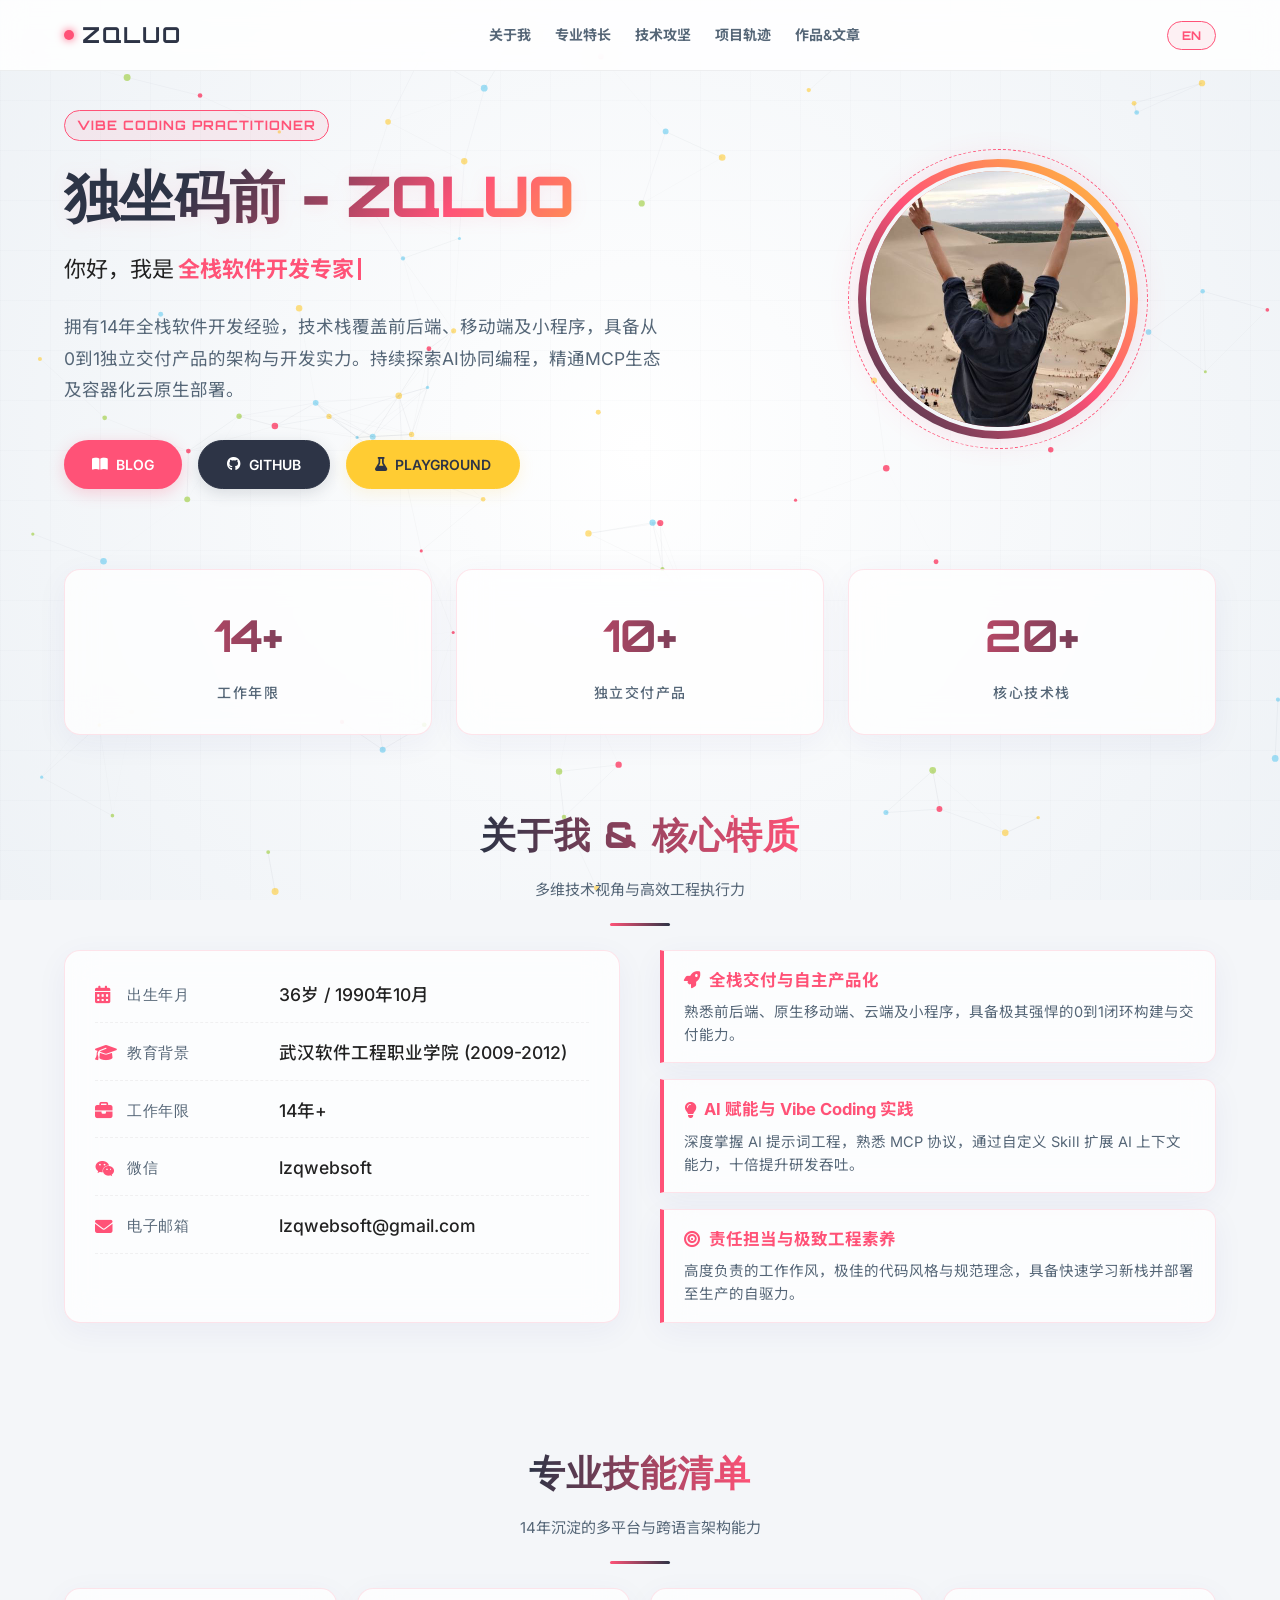
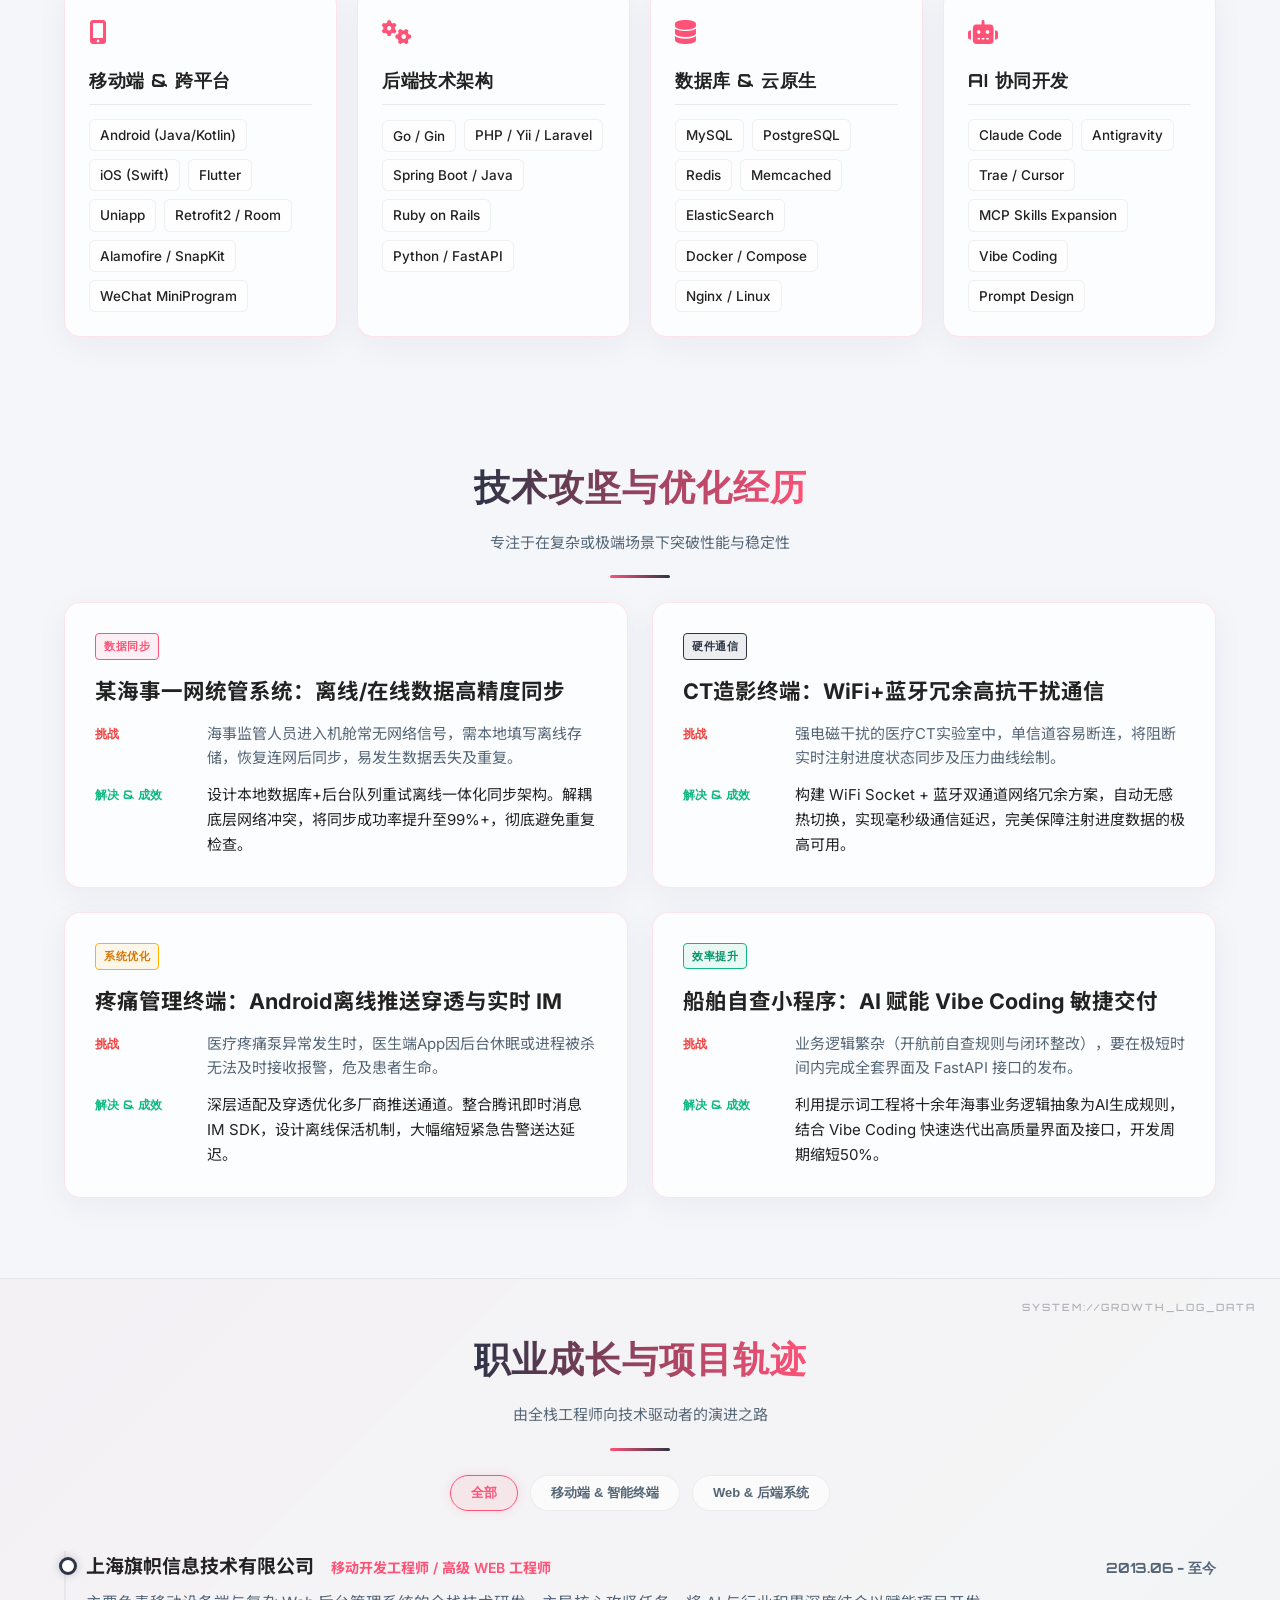
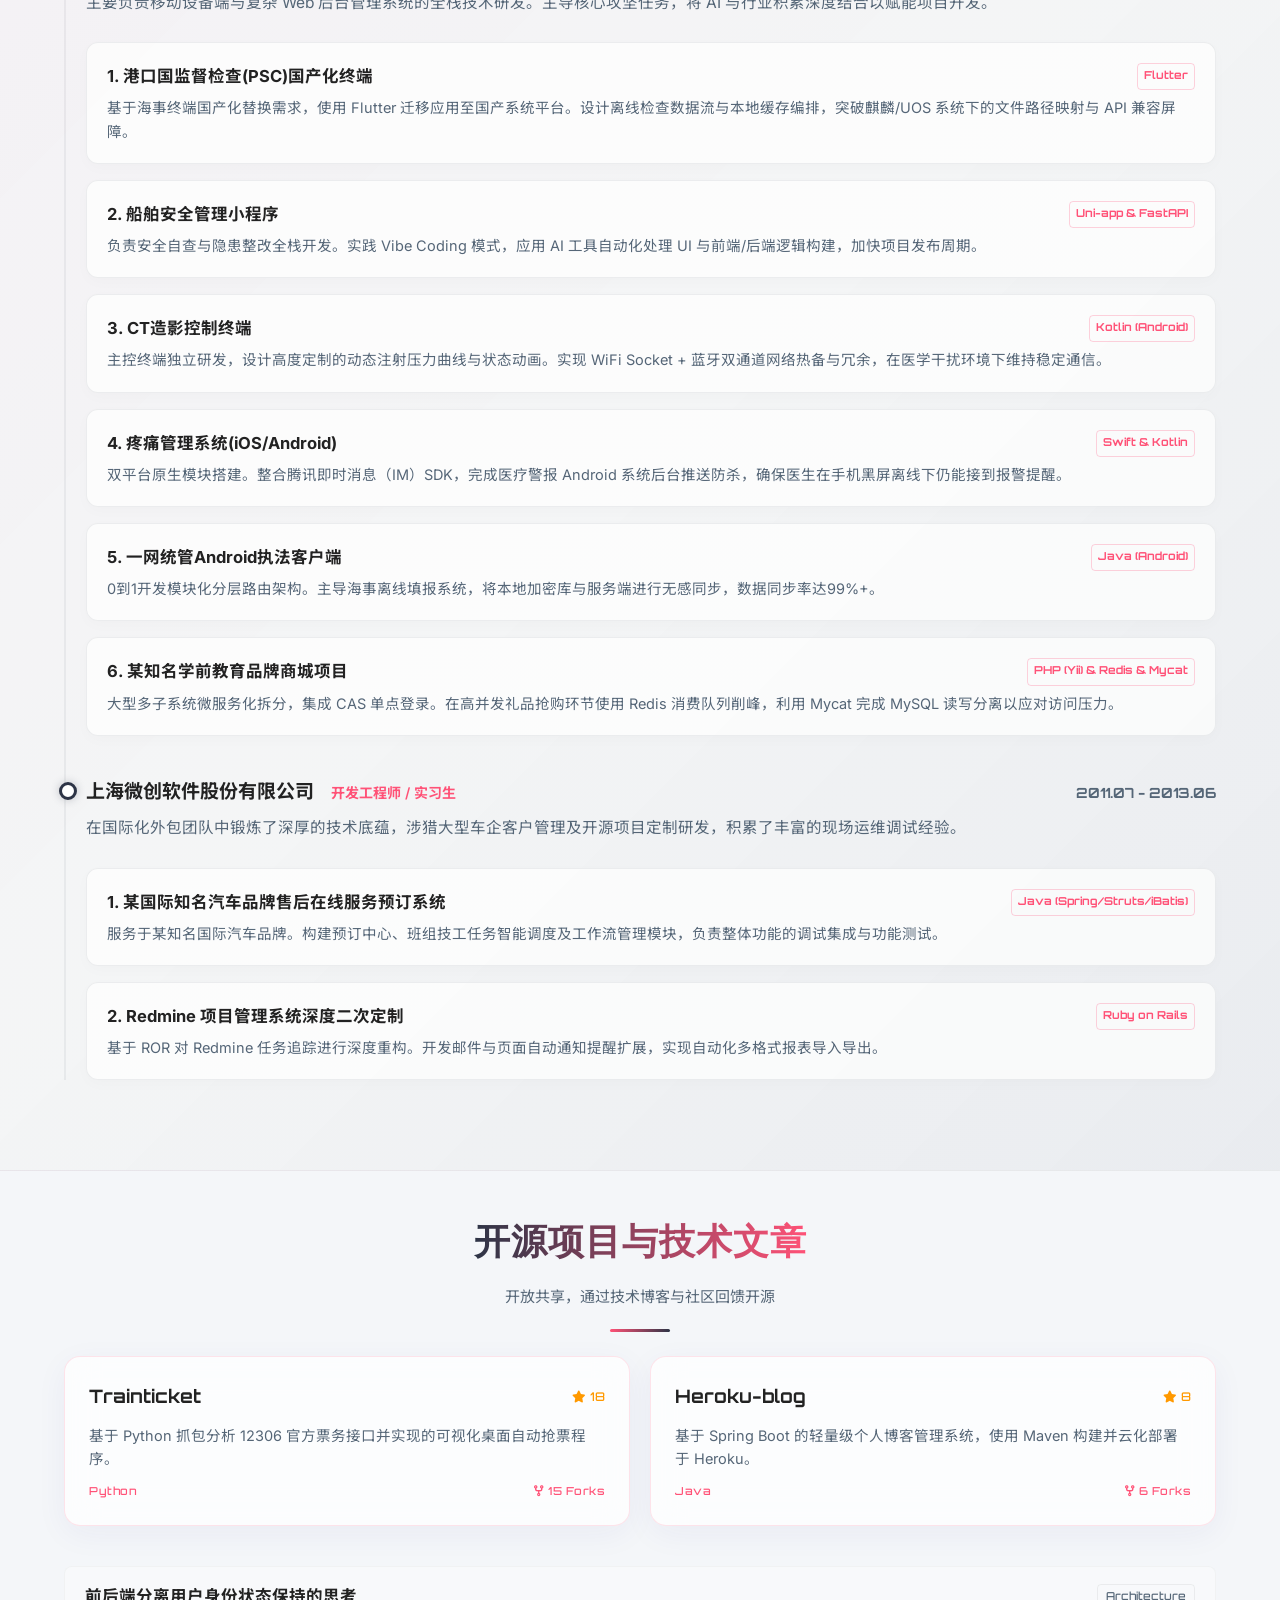
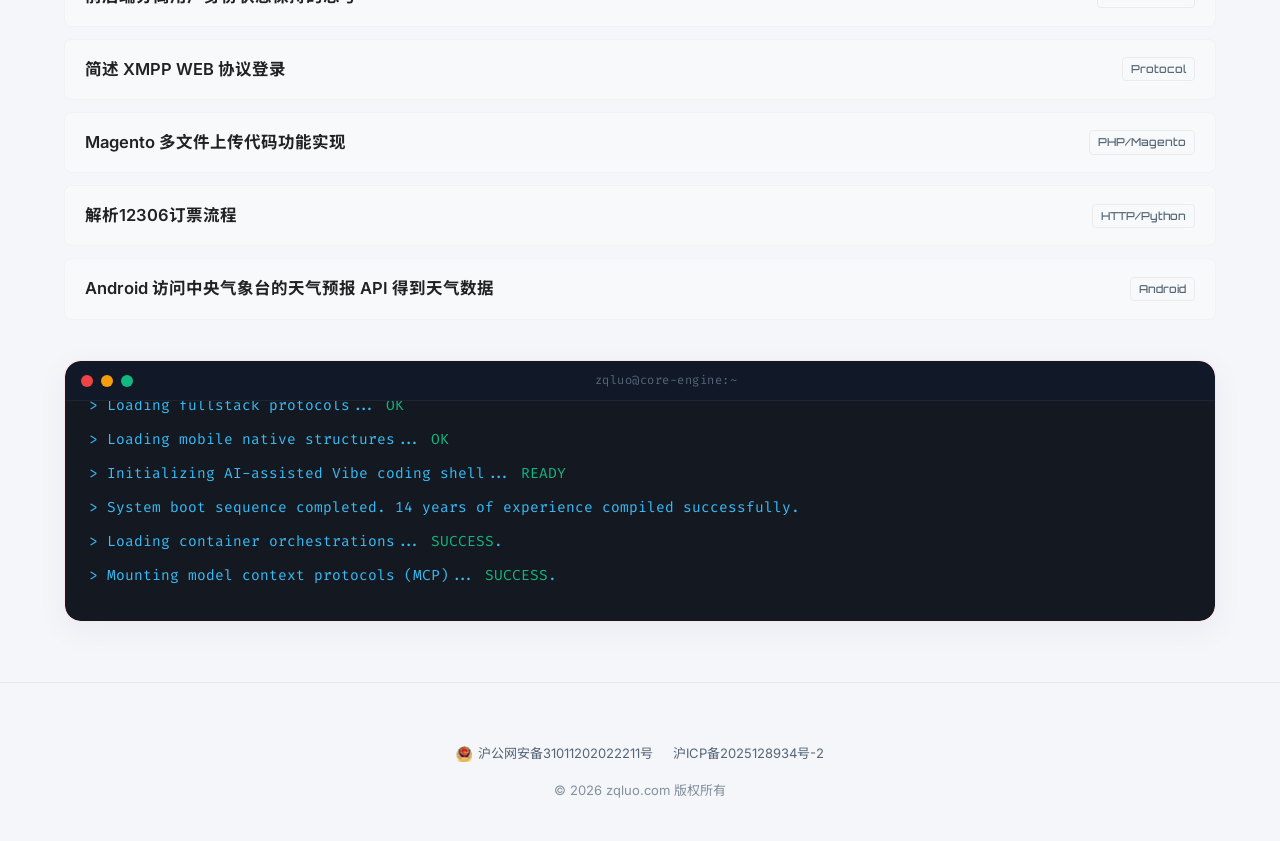
<file: index.html>
<!DOCTYPE html>
<html lang="zh-CN" class="lang-zh">

<head>
    <meta charset="UTF-8">
    <link rel="shortcut icon" type="image/x-icon" href="/assets/images/favicon.ico" />
    <meta http-equiv="X-UA-Compatible" content="IE=edge">
    <meta name="viewport"
        content="width=device-width, initial-scale=1.0, maximum-scale=1.0, user-scalable=0, viewport-fit=cover">

    <!-- SEO Optimization -->
    <title id="page-title">独坐码前-ZQLUO | 14年资深全栈与移动开发专家 | 架构与性能优化</title>
    <meta id="meta-description" name="description"
        content="独坐码前-ZQLUO 的个人官方网站。14年+全栈软件开发经验，精通 Android (Kotlin), iOS (Swift), Flutter, Java, Go, PHP。专注移动端弱网离线高并发同步优化, 医疗级低延迟多通道冗余通信, 以及 AI 辅助编程与 MCP 插件开发。">
    <meta name="keywords"
        content="ZQLUO,独坐码前,全栈工程师,移动开发专家,Android开发,iOS开发,Flutter离线同步,医疗无线冗余通信,Vibe Coding,FastAPI,Spring Boot,Yii,Redis高并发,Docker容器化,MCP">
    <meta name="author" content="ZQLUO">
    <link rel="canonical" href="https://zqluo.com/">
    <link rel="alternate" hreflang="zh-CN" href="https://zqluo.com/?lang=zh" />
    <link rel="alternate" hreflang="en" href="https://zqluo.com/?lang=en" />
    <link rel="alternate" hreflang="x-default" href="https://zqluo.com/" />

    <!-- Open Graph / Share Cards -->
    <meta property="og:title" content="独坐码前-ZQLUO | 14年资深全栈与移动开发专家">
    <meta property="og:description" content="14年全栈软件开发经验，掌握 Android、iOS、Flutter 跨平台开发及后端多语言架构，专注关键系统性能优化与技术攻坚。">
    <meta property="og:image" content="https://zqluo.com/assets/images/my.jpg">
    <meta property="og:url" content="https://zqluo.com/">
    <meta property="og:type" content="website">

    <!-- Twitter Card -->
    <meta name="twitter:card" content="summary_large_image">
    <meta name="twitter:title" content="ZQLUO | 14+ Years Senior Full-Stack & Mobile Developer">
    <meta name="twitter:description"
        content="Specialized in Native Mobile (Android/iOS), Flutter, Backend systems and high-reliability wireless protocols.">
    <meta name="twitter:image" content="https://zqluo.com/assets/images/my.jpg">

    <!-- Font Awesome Icons -->
    <link rel="stylesheet" href="/assets/font-awesome/css/all.min.css">

    <!-- Local Fonts -->
    <link rel="stylesheet" href="/assets/fonts/fonts.css">

    <!-- Schema.org JSON-LD for SEO -->
    <script type="application/ld+json">
    {
      "@context": "https://schema.org",
      "@graph": [
        {
          "@type": "ProfilePage",
          "@id": "https://zqluo.com/#webpage",
          "url": "https://zqluo.com/",
          "name": "独坐码前-ZQLUO | 14年资深全栈与移动开发专家 | 架构与性能优化",
          "description": "独坐码前-ZQLUO 的个人官方网站。拥有14年+全栈软件开发经验，专注于移动端架构与系统性能优化。",
          "inLanguage": ["zh-CN", "en"],
          "about": {
            "@id": "https://zqluo.com/#person"
          }
        },
        {
          "@type": "Person",
          "@id": "https://zqluo.com/#person",
          "name": "ZQLUO",
          "alternateName": "独坐码前",
          "jobTitle": "Senior Full-Stack & Mobile Developer",
          "url": "https://zqluo.com/",
          "image": "https://zqluo.com/assets/images/my.jpg",
          "sameAs": [
            "https://github.com/lzqwebsoft",
            "https://blog.zqluo.com",
            "https://x.com/lzqwebsoft",
            "https://blog.csdn.net/lzqwebsoft"
          ],
          "description": "拥有14年全栈软件开发经验，技术栈覆盖前后端、移动端及小程序，擅长系统架构设计与弱网同步、无线冗余通信、高并发等核心场景优化。",
          "knowsAbout": [
            "Kotlin", "Android", "Swift", "iOS", "Flutter", "Java", "Go", "PHP", "Python", "FastAPI", "Docker", "Vibe Coding", "Model Context Protocol", "Redis", "MySQL", "PostgreSQL"
          ],
          "knowsLanguage": [
            {
              "@type": "Language",
              "name": "Chinese",
              "alternateName": "zh"
            },
            {
              "@type": "Language",
              "name": "English",
              "alternateName": "en"
            }
          ]
        }
      ]
    }
    </script>

    <style>
        /* CSS Reset & Variables */
        :root {
            --bg-color: #f4f6f9;
            --bg-card: rgba(255, 255, 255, 0.75);
            --border-color: rgba(255, 82, 119, 0.15);
            --border-hover: rgba(45, 52, 70, 0.25);
            --primary: #ff5277;
            /* Rose/pink from original Blog button */
            --primary-glow: rgba(255, 82, 119, 0.25);
            --secondary: #2d3446;
            /* Dark slate from original GitHub button */
            --secondary-glow: rgba(45, 52, 70, 0.25);
            --tertiary: #ffcc33;
            /* Yellow from original Playground button */
            --text-main: #222222;
            /* Original main text color */
            --text-muted: #556677;
            /* Original footer/muted color */
            --font-inter: 'Inter', 'Noto Sans SC', sans-serif;
            --font-tech: 'Orbitron', 'Fira Code', sans-serif;
            --transition: all 0.3s cubic-bezier(0.4, 0, 0.2, 1);
        }

        * {
            box-sizing: border-box;
            margin: 0;
            padding: 0;
            scroll-behavior: smooth;
        }

        body {
            background-color: var(--bg-color);
            color: var(--text-main);
            font-family: var(--font-inter);
            font-size: 16.5px;
            line-height: 1.65;
            overflow-x: hidden;
        }

        /* Multilingual Switching mechanism */
        html.lang-zh .multilingual.en {
            display: none !important;
        }

        html.lang-en .multilingual.zh {
            display: none !important;
        }

        /* Tech canvas particles */
        #canvas-container {
            position: fixed;
            top: 0;
            left: 0;
            width: 100vw;
            height: 100vh;
            z-index: -1;
            pointer-events: none;
            overflow: hidden;
            background: radial-gradient(circle at 50% 50%, #ffffff 0%, #eef2f6 100%);
        }

        /* Cyberpunk Grid Overlay */
        #canvas-container::after {
            content: '';
            position: absolute;
            top: 0;
            left: 0;
            width: 100%;
            height: 100%;
            background-image:
                linear-gradient(rgba(45, 52, 70, 0.015) 1px, transparent 1px),
                linear-gradient(90deg, rgba(45, 52, 70, 0.015) 1px, transparent 1px);
            background-size: 50px 50px;
            pointer-events: none;
        }

        /* Glassmorphism utility */
        .glass-card {
            background: var(--bg-card);
            backdrop-filter: blur(16px);
            -webkit-backdrop-filter: blur(16px);
            border: 1px solid var(--border-color);
            border-radius: 16px;
            box-shadow: 0 8px 32px 0 rgba(31, 38, 135, 0.05);
            transition: var(--transition);
        }

        .glass-card:hover {
            border-color: var(--border-hover);
            box-shadow: 0 12px 40px 0 rgba(255, 82, 119, 0.1);
            transform: translateY(-2px);
        }

        /* Glowing texts */
        .glow-text-cyan {
            color: var(--primary);
        }

        /* Container Layout */
        .wrapper {
            max-width: 1200px;
            margin: 0 auto;
            padding: 0 24px;
        }

        /* Navigation Bar */
        header.navbar {
            position: fixed;
            top: 0;
            left: 0;
            width: 100%;
            z-index: 100;
            background: rgba(255, 255, 255, 0.85);
            backdrop-filter: blur(12px);
            -webkit-backdrop-filter: blur(12px);
            border-bottom: 1px solid rgba(45, 52, 70, 0.08);
        }

        header.navbar .wrapper {
            display: flex;
            justify-content: space-between;
            align-items: center;
            height: 70px;
        }

        header.navbar .logo {
            font-family: var(--font-tech);
            font-size: 22px;
            font-weight: 700;
            letter-spacing: 2px;
            text-decoration: none;
            display: flex;
            align-items: center;
            gap: 8px;
            color: var(--secondary);
        }

        header.navbar .logo::before {
            content: '';
            display: inline-block;
            width: 10px;
            height: 10px;
            background: var(--primary);
            border-radius: 50%;
            box-shadow: 0 0 8px var(--primary);
            animation: pulse 2s infinite;
        }

        header.navbar nav {
            display: flex;
            gap: 24px;
            align-items: center;
        }

        header.navbar nav a {
            color: var(--text-muted);
            text-decoration: none;
            font-size: 14px;
            font-weight: 600;
            transition: var(--transition);
            position: relative;
            padding: 6px 0;
        }

        header.navbar nav a:hover,
        header.navbar nav a.active {
            color: var(--primary);
        }

        header.navbar nav a::after {
            content: '';
            position: absolute;
            bottom: 0;
            left: 0;
            width: 100%;
            height: 2px;
            background-color: var(--primary);
            transform: scaleX(0);
            transition: transform 0.3s cubic-bezier(0.4, 0, 0.2, 1);
            transform-origin: bottom right;
        }

        header.navbar nav a:hover::after,
        header.navbar nav a.active::after {
            transform: scaleX(1);
            transform-origin: bottom left;
        }

        .lang-toggle-btn {
            background: rgba(255, 82, 119, 0.08);
            border: 1px solid var(--primary);
            color: var(--primary);
            padding: 6px 14px;
            border-radius: 20px;
            font-family: var(--font-tech);
            font-size: 12px;
            font-weight: 600;
            cursor: pointer;
            transition: var(--transition);
        }

        .lang-toggle-btn:hover {
            background: var(--primary);
            color: #ffffff;
            box-shadow: 0 0 12px var(--primary-glow);
        }

        /* Hero Section */
        section.hero {
            padding: 110px 0 50px;
            display: grid;
            grid-template-columns: 1.2fr 0.8fr;
            gap: 60px;
            align-items: center;
        }

        .hero-left {
            display: flex;
            flex-direction: column;
            gap: 24px;
        }

        .hero-badge {
            align-self: flex-start;
            background: rgba(255, 82, 119, 0.08);
            border: 1px solid var(--primary);
            padding: 4px 12px;
            border-radius: 20px;
            font-family: var(--font-tech);
            font-size: 13px;
            font-weight: 600;
            color: var(--primary);
            letter-spacing: 1px;
        }

        .hero-left h1 {
            font-family: var(--font-tech);
            font-size: 56px;
            font-weight: 900;
            line-height: 1.1;
            letter-spacing: -1px;
            background: linear-gradient(135deg, var(--secondary) 20%, var(--primary) 60%, var(--tertiary) 100%);
            -webkit-background-clip: text;
            -webkit-text-fill-color: transparent;
            filter: drop-shadow(0 2px 8px rgba(255, 82, 119, 0.1));
        }

        .hero-subtitle {
            font-size: 22px;
            color: var(--text-main);
            min-height: 36px;
            display: flex;
            align-items: center;
            gap: 4px;
        }

        .typed-cursor {
            width: 3px;
            height: 22px;
            background-color: var(--primary);
            display: inline-block;
            animation: blink 0.8s infinite;
        }

        .hero-desc {
            color: var(--text-muted);
            font-size: 17.5px;
            line-height: 1.8;
            max-width: 600px;
        }

        .hero-links {
            display: flex;
            flex-wrap: wrap;
            gap: 16px;
            margin-top: 10px;
        }

        .btn {
            display: inline-flex;
            align-items: center;
            justify-content: center;
            padding: 12px 28px;
            border-radius: 30px;
            font-size: 14px;
            font-weight: 600;
            text-decoration: none;
            cursor: pointer;
            transition: var(--transition);
        }

        .btn-primary {
            background: var(--primary);
            color: #ffffff;
            box-shadow: 0 4px 15px var(--primary-glow);
            border: none;
        }

        .btn-primary:hover {
            background: #ff3b63;
            box-shadow: 0 6px 25px rgba(255, 82, 119, 0.45);
            transform: translateY(-2px);
        }

        .btn-secondary {
            background: var(--secondary);
            border: 1px solid var(--secondary);
            color: #ffffff;
            box-shadow: 0 4px 15px rgba(45, 52, 70, 0.15);
        }

        .btn-secondary:hover {
            background: #1e2430;
            border-color: #1e2430;
            box-shadow: 0 6px 25px rgba(45, 52, 70, 0.3);
            transform: translateY(-2px);
        }

        .btn-tertiary {
            background: var(--tertiary);
            border: 1px solid var(--tertiary);
            color: var(--secondary);
            box-shadow: 0 4px 15px rgba(255, 204, 51, 0.15);
        }

        .btn-tertiary:hover {
            background: #ffc41a;
            border-color: #ffc41a;
            box-shadow: 0 6px 25px rgba(255, 204, 51, 0.3);
            transform: translateY(-2px);
        }

        /* Hero Right Avatar Frame */
        .hero-right {
            display: flex;
            justify-content: center;
            position: relative;
        }

        .avatar-container {
            width: 280px;
            height: 280px;
            border-radius: 50%;
            padding: 8px;
            background: linear-gradient(45deg, var(--secondary), var(--primary), var(--tertiary));
            box-shadow: 0 0 30px rgba(255, 82, 119, 0.15);
            position: relative;
        }

        .avatar-container::after {
            content: '';
            position: absolute;
            top: -10px;
            left: -10px;
            right: -10px;
            bottom: -10px;
            border: 1px dashed var(--primary);
            border-radius: 50%;
            animation: rotate 20s linear infinite;
        }

        .avatar-container img {
            width: 100%;
            height: 100%;
            border-radius: 50%;
            object-fit: cover;
            border: 4px solid var(--bg-color);
        }

        /* Metric Dashboard Panels */
        .metrics-grid {
            display: grid;
            grid-template-columns: repeat(3, 1fr);
            gap: 24px;
            margin: 30px 0;
        }

        .metric-card {
            padding: 30px 24px;
            text-align: center;
            position: relative;
            overflow: hidden;
        }

        .metric-val {
            font-family: var(--font-tech);
            font-size: 44px;
            font-weight: 700;
            background: linear-gradient(90deg, var(--primary), var(--secondary));
            -webkit-background-clip: text;
            -webkit-text-fill-color: transparent;
            margin-bottom: 8px;
        }

        .metric-label {
            font-size: 14px;
            font-weight: 500;
            color: var(--text-muted);
            letter-spacing: 1.5px;
            text-transform: uppercase;
        }

        /* Section Header Layout */
        .section-title {
            text-align: center;
            margin-bottom: 24px;
            display: flex;
            flex-direction: column;
            align-items: center;
            gap: 8px;
        }

        .section-title h2 {
            font-family: var(--font-tech);
            font-size: 36px;
            font-weight: 800;
            letter-spacing: 1px;
            background: linear-gradient(to right, var(--secondary), var(--primary));
            -webkit-background-clip: text;
            -webkit-text-fill-color: transparent;
        }

        .section-title::after {
            content: '';
            display: block;
            width: 60px;
            height: 3px;
            background: linear-gradient(to right, var(--primary), var(--secondary));
            border-radius: 2px;
            margin-top: 12px;
        }

        .section-title p {
            color: var(--text-muted);
            font-size: 15px;
            margin-top: 6px;
        }

        /* Profile details / traits section */
        .profile-container {
            display: grid;
            grid-template-columns: 1fr 1fr;
            gap: 40px;
            margin-bottom: 40px;
        }

        .profile-info-list {
            list-style: none;
            display: flex;
            flex-direction: column;
            gap: 16px;
        }

        .profile-info-list li {
            font-size: 17.5px;
            display: flex;
            align-items: center;
            gap: 12px;
            border-bottom: 1px dashed rgba(0, 0, 0, 0.05);
            padding-bottom: 12px;
        }

        .profile-info-list li .label {
            color: var(--text-muted);
            width: 140px;
            flex-shrink: 0;
            font-family: var(--font-tech);
            font-size: 15px;
            letter-spacing: 0.5px;
        }

        .profile-info-list li .value {
            color: var(--text-main);
            font-weight: 500;
        }

        .profile-info-list li .value a {
            color: inherit;
            text-decoration: none;
            transition: var(--transition);
            border-bottom: 1px dashed transparent;
        }

        .profile-info-list li .value a:hover {
            color: var(--primary);
            border-bottom-color: var(--primary);
        }

        .traits-grid {
            display: grid;
            grid-template-columns: 1fr;
            gap: 16px;
        }

        .trait-item {
            padding: 16px 20px;
            border-left: 4px solid var(--primary);
            border-radius: 0 12px 12px 0;
        }

        .trait-item h3 {
            font-size: 16.5px;
            font-weight: 700;
            margin-bottom: 6px;
            color: var(--primary);
            display: flex;
            align-items: center;
            gap: 8px;
        }

        .trait-item p {
            font-size: 14.5px;
            color: var(--text-muted);
            line-height: 1.6;
        }

        /* Core Skills Section */
        .skills-grid {
            display: grid;
            grid-template-columns: repeat(auto-fit, minmax(220px, 1fr));
            gap: 20px;
            margin-bottom: 40px;
        }

        .skill-card {
            padding: 24px;
            display: flex;
            flex-direction: column;
            gap: 14px;
        }

        .skill-card-icon {
            font-size: 24px;
            color: var(--primary);
        }

        .skill-card h3 {
            font-family: var(--font-tech);
            font-size: 18px;
            font-weight: 700;
            letter-spacing: 0.5px;
            border-bottom: 1px solid rgba(0, 0, 0, 0.08);
            padding-bottom: 8px;
        }

        .skill-list {
            display: flex;
            flex-wrap: wrap;
            gap: 8px;
        }

        .skill-badge {
            background: rgba(255, 255, 255, 0.6);
            border: 1px solid rgba(0, 0, 0, 0.06);
            padding: 4px 10px;
            border-radius: 6px;
            font-size: 13.5px;
            font-weight: 500;
            transition: var(--transition);
        }

        .skill-badge:hover {
            background: rgba(255, 82, 119, 0.08);
            border-color: var(--primary);
            color: var(--primary);
            box-shadow: 0 0 8px rgba(255, 82, 119, 0.15);
        }

        /* Technical Breakthroughs & Optimizations */
        .optimizations-grid {
            display: grid;
            grid-template-columns: repeat(2, 1fr);
            gap: 24px;
            margin-bottom: 40px;
        }

        @media (max-width: 900px) {
            .optimizations-grid {
                grid-template-columns: 1fr;
            }
        }

        .opt-card {
            padding: 30px;
            display: flex;
            flex-direction: column;
            gap: 16px;
        }

        .opt-tag {
            align-self: flex-start;
            font-family: var(--font-tech);
            font-size: 11px;
            font-weight: 700;
            padding: 3px 8px;
            border-radius: 4px;
            text-transform: uppercase;
            letter-spacing: 0.5px;
        }

        .tag-arch {
            background: rgba(255, 82, 119, 0.08);
            border: 1px solid var(--primary);
            color: var(--primary);
        }

        .tag-comms {
            background: rgba(45, 52, 70, 0.08);
            border: 1px solid var(--secondary);
            color: var(--secondary);
        }

        .tag-sys {
            background: rgba(255, 179, 0, 0.08);
            border: 1px solid #ffb300;
            color: #d97706;
        }

        .tag-ai {
            background: rgba(16, 185, 129, 0.08);
            border: 1px solid #10b981;
            color: #059669;
        }

        .opt-card h3 {
            font-size: 21.5px;
            font-weight: 700;
            line-height: 1.4;
            color: var(--text-main);
        }

        .opt-details {
            display: flex;
            flex-direction: column;
            gap: 12px;
        }

        .opt-step {
            display: grid;
            grid-template-columns: 100px 1fr;
            gap: 12px;
            font-size: 15px;
        }

        @media (max-width: 576px) {
            .opt-step {
                grid-template-columns: 1fr;
                gap: 4px;
            }

            .opt-step .label {
                margin-top: 0;
                margin-bottom: 2px;
            }
        }

        .opt-step .label {
            font-weight: bold;
            font-family: var(--font-tech);
            font-size: 12px;
            text-transform: uppercase;
            margin-top: 2px;
        }

        .opt-step.challenge .label {
            color: #ef4444;
        }

        .opt-step.solution .label {
            color: #10b981;
        }

        .opt-step.challenge p {
            color: var(--text-muted);
        }

        .opt-step.solution p {
            color: var(--text-main);
        }

        /* Work Experience Section */
        .timeline-filter {
            display: flex;
            justify-content: center;
            gap: 12px;
            margin-bottom: 40px;
        }

        .filter-btn {
            background: rgba(255, 255, 255, 0.6);
            border: 1px solid rgba(0, 0, 0, 0.06);
            color: var(--text-muted);
            padding: 8px 20px;
            border-radius: 24px;
            font-size: 13px;
            font-weight: 600;
            cursor: pointer;
            transition: var(--transition);
        }

        .filter-btn.active,
        .filter-btn:hover {
            background: rgba(255, 82, 119, 0.08);
            border-color: var(--primary);
            color: var(--primary);
            box-shadow: 0 0 10px rgba(255, 82, 119, 0.15);
        }

        .timeline {
            position: relative;
            margin: 0 auto 40px;
            padding-left: 20px;
            border-left: 2px solid rgba(45, 52, 70, 0.06);
        }

        .timeline-item {
            position: relative;
            margin-bottom: 40px;
            transition: opacity 0.5s ease, transform 0.5s ease;
        }

        .timeline-item::before {
            content: '';
            position: absolute;
            left: -27px;
            top: 6px;
            width: 12px;
            height: 12px;
            border-radius: 50%;
            background: #ffffff;
            border: 3px solid var(--primary);
            box-shadow: 0 0 8px var(--primary-glow);
            z-index: 2;
        }

        .timeline-item.company-node::before {
            border-color: var(--secondary);
            box-shadow: 0 0 8px var(--secondary-glow);
        }

        .timeline-header {
            display: flex;
            justify-content: space-between;
            align-items: baseline;
            flex-wrap: wrap;
            gap: 8px;
            margin-bottom: 8px;
        }

        .timeline-header h3 {
            font-size: 19px;
            font-weight: 700;
            color: var(--text-main);
        }

        .timeline-header h3 span.role {
            font-size: 14px;
            color: var(--primary);
            font-weight: 600;
            margin-left: 12px;
        }

        .timeline-date {
            font-family: var(--font-tech);
            font-size: 14px;
            font-weight: 600;
            color: var(--text-muted);
        }

        .timeline-body {
            color: var(--text-muted);
            font-size: 15.5px;
            display: flex;
            flex-direction: column;
            gap: 16px;
        }

        .timeline-body p {
            line-height: 1.7;
        }

        .timeline-projects {
            display: grid;
            grid-template-columns: 1fr;
            gap: 16px;
            margin-top: 10px;
        }

        .project-card {
            background: rgba(255, 255, 255, 0.7);
            border: 1px solid rgba(45, 52, 70, 0.08);
            border-radius: 12px;
            padding: 20px;
            box-shadow: 0 4px 15px rgba(0, 0, 0, 0.02);
            transition: var(--transition);
        }

        .project-card:hover {
            background: rgba(255, 255, 255, 0.95);
            border-color: var(--primary);
            transform: translateY(-2px);
            box-shadow: 0 8px 25px rgba(255, 82, 119, 0.1);
        }

        .project-card h4 {
            font-size: 16.5px;
            font-weight: 700;
            color: var(--text-main);
            margin-bottom: 6px;
            display: flex;
            justify-content: space-between;
            flex-wrap: wrap;
        }

        .project-card h4 span.tag {
            font-family: var(--font-tech);
            font-size: 11px;
            color: var(--primary);
            border: 1px solid rgba(255, 82, 119, 0.25);
            padding: 2px 6px;
            border-radius: 4px;
        }

        .project-card p {
            font-size: 14.5px;
            color: var(--text-muted);
            line-height: 1.6;
        }

        /* Open Source & Works */
        .works-grid {
            display: grid;
            grid-template-columns: repeat(auto-fit, minmax(280px, 1fr));
            gap: 20px;
            margin-bottom: 40px;
        }

        .work-card {
            padding: 24px;
            display: flex;
            flex-direction: column;
            gap: 12px;
            text-decoration: none;
            color: inherit;
        }

        .work-header {
            display: flex;
            justify-content: space-between;
            align-items: center;
        }

        .work-header h3 {
            font-family: var(--font-tech);
            font-size: 18.5px;
            font-weight: 700;
            color: var(--text-main);
        }

        .work-header .stars {
            font-family: var(--font-tech);
            font-size: 12px;
            color: #ff9900;
            display: flex;
            align-items: center;
            gap: 4px;
        }

        .work-card p {
            font-size: 14.5px;
            color: var(--text-muted);
            line-height: 1.6;
            flex-grow: 1;
        }

        .work-footer {
            font-family: var(--font-tech);
            font-size: 11px;
            color: var(--primary);
            letter-spacing: 0.5px;
            display: flex;
            justify-content: space-between;
        }

        /* Technical Articles List */
        .articles-list {
            margin-top: 30px;
            display: flex;
            flex-direction: column;
            gap: 12px;
        }

        .article-item {
            display: flex;
            justify-content: space-between;
            align-items: center;
            padding: 16px 20px;
            border-radius: 8px;
            background: rgba(255, 255, 255, 0.4);
            border: 1px solid rgba(0, 0, 0, 0.03);
            transition: var(--transition);
            text-decoration: none;
            color: inherit;
        }

        .article-item:hover {
            background: rgba(255, 82, 119, 0.05);
            border-color: rgba(255, 82, 119, 0.2);
            transform: translateX(5px);
        }

        .article-item h4 {
            font-size: 16.5px;
            font-weight: 600;
            color: var(--text-main);
        }

        .article-item span.category {
            font-family: var(--font-tech);
            font-size: 11px;
            color: var(--text-muted);
            border: 1px solid rgba(0, 0, 0, 0.06);
            padding: 2px 8px;
            border-radius: 4px;
        }

        /* Contact Terminal Block */
        .terminal-block {
            margin-bottom: 60px;
            overflow: hidden;
            font-family: 'Fira Code', monospace;
            font-size: 14.5px;
        }

        .terminal-header-bar {
            background: #111827;
            padding: 10px 16px;
            display: flex;
            align-items: center;
            justify-content: space-between;
            border-bottom: 1px solid rgba(255, 255, 255, 0.05);
            border-radius: 16px 16px 0 0;
        }

        .terminal-buttons {
            display: flex;
            gap: 8px;
        }

        .terminal-buttons span {
            width: 12px;
            height: 12px;
            border-radius: 50%;
            display: inline-block;
        }

        .btn-red {
            background: #ef4444;
        }

        .btn-yellow {
            background: #f59e0b;
        }

        .btn-green {
            background: #10b981;
        }

        .terminal-title {
            color: var(--text-muted);
            font-size: 12px;
            letter-spacing: 0.5px;
        }

        .terminal-body {
            background: rgba(8, 12, 21, 0.95);
            padding: 24px;
            border-radius: 0 0 16px 16px;
            line-height: 1.8;
            color: #38bdf8;
            height: 220px;
            overflow-y: auto;
        }

        .terminal-line {
            margin-bottom: 8px;
        }

        .terminal-cmd {
            color: #ffffff;
        }

        .terminal-success {
            color: #10b981;
        }

        /* Preserve Original Footer CSS Structure exactly & Adapt for design */
        .footer {
            text-align: center;
            padding: 60px 20px 40px;
            color: var(--text-muted);
            font-size: 13px;
            width: 100%;
            box-sizing: border-box;
            border-top: 1px solid rgba(0, 0, 0, 0.05);
        }

        .footer-beian {
            display: flex;
            justify-content: center;
            align-items: center;
            flex-wrap: wrap;
            gap: 20px;
            margin-bottom: 15px;
        }

        .footer-beian a {
            display: inline-flex;
            align-items: center;
            color: var(--text-muted);
            text-decoration: none;
            transition: var(--transition);
        }

        .footer-beian a img {
            width: 16px;
            height: 16px;
            margin-right: 6px;
            vertical-align: middle;
        }

        .footer-beian a:hover {
            color: var(--primary);
            text-decoration: underline;
        }

        .footer-copy {
            margin: 0;
            opacity: 0.7;
        }

        /* Animations */
        @keyframes rotate {
            from {
                transform: rotate(0deg);
            }

            to {
                transform: rotate(360deg);
            }
        }

        @keyframes pulse {
            0% {
                transform: scale(1);
                opacity: 1;
            }

            50% {
                transform: scale(1.2);
                opacity: 0.5;
            }

            100% {
                transform: scale(1);
                opacity: 1;
            }
        }

        @keyframes blink {

            0%,
            100% {
                opacity: 1;
            }

            50% {
                opacity: 0;
            }
        }

        /* Responsive Design */
        @media (max-width: 768px) {
            section.hero {
                grid-template-columns: 1fr;
                padding-top: 120px !important;
                padding-bottom: 40px;
                gap: 30px;
            }

            .hero-right {
                order: -1;
                margin-bottom: 10px;
            }

            .avatar-container {
                width: 180px;
                height: 180px;
            }

            .hero-badge {
                align-self: center;
            }

            .hero-left h1 {
                font-size: 32px;
                text-align: center;
            }

            .hero-subtitle {
                font-size: 17px;
                justify-content: center;
            }

            .hero-desc {
                font-size: 14.5px;
                text-align: center;
            }

            .hero-links {
                justify-content: center;
                gap: 12px;
            }

            .btn {
                padding: 10px 22px;
                font-size: 13px;
            }

            .metrics-grid {
                grid-template-columns: 1fr;
                gap: 16px;
                margin: 30px 0;
            }

            .profile-container {
                grid-template-columns: 1fr;
                gap: 24px;
                margin-bottom: 50px;
            }

            .profile-container .glass-card {
                padding: 20px !important;
            }

            .profile-info-list li {
                flex-wrap: wrap;
                align-items: flex-start;
                gap: 6px 12px;
            }

            .profile-info-list li .label {
                width: auto;
                flex-grow: 1;
            }

            .profile-info-list li .value {
                width: 100%;
                margin-left: 32px;
                word-break: break-all;
            }

            /* Scrollable Mobile Menu instead of hiding */
            header.navbar .wrapper {
                padding: 0 12px;
            }

            header.navbar .logo {
                font-size: 18px;
                letter-spacing: 1px;
            }

            header.navbar nav {
                display: flex;
                gap: 12px;
                overflow-x: auto;
                max-width: 55%;
                white-space: nowrap;
                padding: 4px 0;
                scroll-behavior: smooth;
                -webkit-overflow-scrolling: touch;
            }

            header.navbar nav::-webkit-scrollbar {
                display: none;
            }

            header.navbar nav a {
                font-size: 12px;
                font-weight: 600;
            }

            .lang-toggle-btn {
                padding: 4px 10px;
                font-size: 11px;
            }

            section {
                padding: 40px 0 !important;
            }

            .section-title h2 {
                font-size: 28px;
            }

            .timeline {
                margin-bottom: 50px;
            }
        }

        /* Floating Rocket Back-To-Top Button */
        .back-to-top-btn {
            position: fixed;
            bottom: 30px;
            right: 30px;
            width: 50px;
            height: 50px;
            border-radius: 50%;
            background: var(--bg-card);
            backdrop-filter: blur(16px);
            -webkit-backdrop-filter: blur(16px);
            border: 1px solid var(--border-color);
            color: var(--primary);
            font-size: 22px;
            display: flex;
            align-items: center;
            justify-content: center;
            cursor: pointer;
            opacity: 0;
            pointer-events: none;
            z-index: 1000;
            box-shadow: 0 4px 20px var(--primary-glow);
            transition: opacity 0.3s var(--transition), transform 0.3s var(--transition), background-color 0.3s, border-color 0.3s, color 0.3s;
        }

        .back-to-top-btn.show {
            opacity: 1;
            pointer-events: auto;
        }

        .back-to-top-btn:hover {
            color: #ffffff;
            background: var(--primary);
            border-color: var(--primary);
            transform: translateY(-5px);
            box-shadow: 0 8px 25px rgba(255, 82, 119, 0.4);
        }

        .back-to-top-btn:active {
            transform: translateY(-2px) scale(0.95);
        }

        .back-to-top-btn i {
            transition: transform 0.2s ease-in-out;
        }

        /* Rocket Launch Animation */
        @keyframes rocket-launch {
            0% {
                transform: translateY(0) scale(1);
            }

            15% {
                transform: translateY(8px) scale(0.9);
                /* Compress */
            }

            35% {
                transform: translateY(-25px) scale(1.1);
                /* Ignition */
            }

            100% {
                transform: translateY(-120vh) scale(1.2);
                /* Shoot off screen */
                opacity: 0;
            }
        }

        .back-to-top-btn.launching {
            animation: rocket-launch 0.9s cubic-bezier(0.6, -0.28, 0.735, 0.045) forwards;
            pointer-events: none;
        }

        /* Prevent layout breaking or scaling issues on mobile */
        @media (max-width: 576px) {
            .back-to-top-btn {
                bottom: 20px;
                right: 20px;
                width: 44px;
                height: 44px;
                font-size: 18px;
            }
        }
    </style>
</head>

<body>
    <!-- Starry background canvas -->
    <div id="canvas-container">
        <canvas id="canvas"></canvas>
    </div>

    <!-- Header Navigation -->
    <header class="navbar">
        <div class="wrapper">
            <a href="#" class="logo glow-text-cyan">ZQLUO</a>
            <nav>
                <a href="#about" class="multilingual zh">关于我</a>
                <a href="#about" class="multilingual en">About</a>
                <a href="#skills" class="multilingual zh">专业特长</a>
                <a href="#skills" class="multilingual en">Skills</a>
                <a href="#optimizations" class="multilingual zh">技术攻坚</a>
                <a href="#optimizations" class="multilingual en">Optimizations</a>
                <a href="#experience" class="multilingual zh">项目轨迹</a>
                <a href="#experience" class="multilingual en">Timeline</a>
                <a href="#works" class="multilingual zh">作品&文章</a>
                <a href="#works" class="multilingual en">Works</a>
            </nav>
            <button id="lang-toggle" class="lang-toggle-btn">EN</button>
        </div>
    </header>

    <main class="wrapper">
        <!-- Hero Section -->
        <section class="hero">
            <div class="hero-left">
                <span class="hero-badge">VIBE CODING PRACTITIONER</span>
                <h1>
                    <span class="multilingual zh">独坐码前 - ZQLUO</span>
                    <span class="multilingual en">ZQLUO</span>
                </h1>
                <div class="hero-subtitle">
                    <span class="multilingual zh">你好，我是</span>
                    <span class="multilingual en">Hello, I am</span>
                    <span id="typed-text" class="glow-text-cyan" style="font-weight: 700;"></span>
                    <span class="typed-cursor"></span>
                </div>
                <p class="hero-desc">
                    <span
                        class="multilingual zh">拥有14年全栈软件开发经验，技术栈覆盖前后端、移动端及小程序，具备从0到1独立交付产品的架构与开发实力。持续探索AI协同编程，精通MCP生态及容器化云原生部署。</span>
                    <span class="multilingual en">14+ years of full-stack developer experience. Specialized in native
                        iOS/Android, cross-platform Flutter/Uni-app, and backend systems. Pioneering in AI-assisted
                        developer workflows and MCP tools.</span>
                </p>
                <div class="hero-links">
                    <a href="https://blog.zqluo.com" tarFget="_blank" class="btn btn-primary">
                        <i class="fa-solid fa-book-open" style="margin-right: 8px;"></i>BLOG
                    </a>
                    <a href="https://github.com/lzqwebsoft" target="_blank" class="btn btn-secondary">
                        <i class="fa-brands fa-github" style="margin-right: 8px;"></i>GITHUB
                    </a>
                    <a href="/pages/playground.html" class="btn btn-tertiary">
                        <i class="fa-solid fa-flask" style="margin-right: 8px;"></i>PLAYGROUND
                    </a>
                </div>
            </div>
            <div class="hero-right">
                <div class="avatar-container">
                    <img src="/assets/images/my.jpg" alt="ZQLUO Profile Avatar">
                </div>
            </div>
        </section>

        <!-- Stats Dashboard -->
        <div class="metrics-grid">
            <div class="glass-card metric-card">
                <div class="metric-val glow-text-cyan" id="working-years">14+</div>
                <div class="metric-label">
                    <span class="multilingual zh">工作年限</span>
                    <span class="multilingual en">Years Exp</span>
                </div>
            </div>
            <div class="glass-card metric-card">
                <div class="metric-val glow-text-cyan">10+</div>
                <div class="metric-label">
                    <span class="multilingual zh">独立交付产品</span>
                    <span class="multilingual en">Products Delivered</span>
                </div>
            </div>
            <div class="glass-card metric-card">
                <div class="metric-val glow-text-cyan">20+</div>
                <div class="metric-label">
                    <span class="multilingual zh">核心技术栈</span>
                    <span class="multilingual en">Tech Stacks</span>
                </div>
            </div>
        </div>

        <!-- About & Traits Profile Section -->
        <section id="about" style="padding: 40px 0;">
            <div class="section-title">
                <h2>
                    <span class="multilingual zh">关于我 & 核心特质</span>
                    <span class="multilingual en">About Me & Personal Traits</span>
                </h2>
                <p>
                    <span class="multilingual zh">多维技术视角与高效工程执行力</span>
                    <span class="multilingual en">Multi-dimensional tech vision and high execution capability</span>
                </p>
            </div>
            <div class="profile-container">
                <div class="glass-card" style="padding: 30px;">
                    <ul class="profile-info-list">
                        <li>
                            <i class="fa-solid fa-calendar-days" style="color: var(--primary); width: 20px;"></i>
                            <span class="label"><span class="multilingual zh">出生年月</span><span
                                    class="multilingual en">Date of Birth</span></span>
                            <span class="value">
                                <span class="multilingual zh"><span id="profile-age-zh">35</span>岁 / 1990年10月</span>
                                <span class="multilingual en"><span id="profile-age-en">35</span> / October 1990</span>
                            </span>
                        </li>
                        <li>
                            <i class="fa-solid fa-graduation-cap" style="color: var(--primary); width: 20px;"></i>
                            <span class="label"><span class="multilingual zh">教育背景</span><span
                                    class="multilingual en">Education</span></span>
                            <span class="value">
                                <span class="multilingual zh">武汉软件工程职业学院 (2009-2012)</span>
                                <span class="multilingual en">Wuhan Software Engineering Vocational College
                                    (2009-2012)</span>
                            </span>
                        </li>
                        <li>
                            <i class="fa-solid fa-briefcase" style="color: var(--primary); width: 20px;"></i>
                            <span class="label"><span class="multilingual zh">工作年限</span><span
                                    class="multilingual en">Experience</span></span>
                            <span class="value">
                                <span class="multilingual zh" id="profile-years-zh">14年+</span>
                                <span class="multilingual en" id="profile-years-en">14+ Years</span>
                            </span>
                        </li>
                        <li class="multilingual zh">
                            <i class="fa-brands fa-weixin" style="color: var(--primary); width: 20px;"></i>
                            <span class="label">微信</span>
                            <span class="value">lzqwebsoft</span>
                        </li>
                        <li class="multilingual en">
                            <i class="fa-brands fa-x-twitter" style="color: var(--primary); width: 20px;"></i>
                            <span class="label">X</span>
                            <span class="value"><a href="https://x.com/lzqwebsoft" target="_blank">lzqwebsoft</a></span>
                        </li>
                        <li>
                            <i class="fa-solid fa-envelope" style="color: var(--primary); width: 20px;"></i>
                            <span class="label"><span class="multilingual zh">电子邮箱</span><span
                                    class="multilingual en">Email</span></span>
                            <span class="value"><a href="mailto:lzqwebsoft@gmail.com">lzqwebsoft@gmail.com</a></span>
                        </li>
                    </ul>
                </div>

                <div class="traits-grid">
                    <div class="glass-card trait-item">
                        <h3>
                            <i class="fa-solid fa-rocket" style="color: var(--primary);"></i>
                            <span class="multilingual zh">全栈交付与自主产品化</span>
                            <span class="multilingual en">Full-Stack Capability</span>
                        </h3>
                        <p class="multilingual zh">熟悉前后端、原生移动端、云端及小程序，具备极其强悍的0到1闭环构建与交付能力。</p>
                        <p class="multilingual en">Mastered backend, frontend, native iOS/Android, and cloud pipelines,
                            ensuring quick, self-contained product deliveries.</p>
                    </div>
                    <div class="glass-card trait-item">
                        <h3>
                            <i class="fa-solid fa-lightbulb" style="color: var(--primary);"></i>
                            <span class="multilingual zh">AI 赋能与 Vibe Coding 实践</span>
                            <span class="multilingual en">AI-Assisted Efficiency</span>
                        </h3>
                        <p class="multilingual zh">深度掌握 AI 提示词工程，熟悉 MCP 协议，通过自定义 Skill 扩展 AI 上下文能力，十倍提升研发吞吐。</p>
                        <p class="multilingual en">Leading prompt architect using MCP protocols & custom skill engines,
                            boosting development velocity and product validation loops.</p>
                    </div>
                    <div class="glass-card trait-item">
                        <h3>
                            <i class="fa-solid fa-bullseye" style="color: var(--primary);"></i>
                            <span class="multilingual zh">责任担当与极致工程素养</span>
                            <span class="multilingual en">Accountability & Rigor</span>
                        </h3>
                        <p class="multilingual zh">高度负责的工作作风，极佳的代码风格与规范理念，具备快速学习新栈并部署至生产的自驱力。</p>
                        <p class="multilingual en">Deeply accountable coding style, strict guidelines adherence, and
                            quick learning capacity to integrate bleeding-edge tech into production.</p>
                    </div>
                </div>
            </div>
        </section>

        <!-- Core Skills Section -->
        <section id="skills" style="padding: 40px 0;">
            <div class="section-title">
                <h2>
                    <span class="multilingual zh">专业技能清单</span>
                    <span class="multilingual en">Professional Skills Matrix</span>
                </h2>
                <p>
                    <span class="multilingual zh">14年沉淀的多平台与跨语言架构能力</span>
                    <span class="multilingual en">Multi-language skills accumulated across 14 years of
                        development</span>
                </p>
            </div>
            <div class="skills-grid">
                <!-- Mobile Skills -->
                <div class="glass-card skill-card">
                    <div class="skill-card-icon"><i class="fa-solid fa-mobile-screen-button"></i></div>
                    <h3>
                        <span class="multilingual zh">移动端 & 跨平台</span>
                        <span class="multilingual en">Mobile & Cross-Platform</span>
                    </h3>
                    <div class="skill-list">
                        <span class="skill-badge">Android (Java/Kotlin)</span>
                        <span class="skill-badge">iOS (Swift)</span>
                        <span class="skill-badge">Flutter</span>
                        <span class="skill-badge">Uniapp</span>
                        <span class="skill-badge">Retrofit2 / Room</span>
                        <span class="skill-badge">Alamofire / SnapKit</span>
                        <span class="skill-badge">WeChat MiniProgram</span>
                    </div>
                </div>
                <!-- Backend Skills -->
                <div class="glass-card skill-card">
                    <div class="skill-card-icon"><i class="fa-solid fa-gears"></i></div>
                    <h3>
                        <span class="multilingual zh">后端技术架构</span>
                        <span class="multilingual en">Backend Engineering</span>
                    </h3>
                    <div class="skill-list">
                        <span class="skill-badge">Go / Gin</span>
                        <span class="skill-badge">PHP / Yii / Laravel</span>
                        <span class="skill-badge">Spring Boot / Java</span>
                        <span class="skill-badge">Ruby on Rails</span>
                        <span class="skill-badge">Python / FastAPI</span>
                    </div>
                </div>
                <!-- Databases & DevOps -->
                <div class="glass-card skill-card">
                    <div class="skill-card-icon"><i class="fa-solid fa-database"></i></div>
                    <h3>
                        <span class="multilingual zh">数据库 & 云原生</span>
                        <span class="multilingual en">Databases & DevOps</span>
                    </h3>
                    <div class="skill-list">
                        <span class="skill-badge">MySQL</span>
                        <span class="skill-badge">PostgreSQL</span>
                        <span class="skill-badge">Redis</span>
                        <span class="skill-badge">Memcached</span>
                        <span class="skill-badge">ElasticSearch</span>
                        <span class="skill-badge">Docker / Compose</span>
                        <span class="skill-badge">Nginx / Linux</span>
                    </div>
                </div>
                <!-- AI developer -->
                <div class="glass-card skill-card">
                    <div class="skill-card-icon"><i class="fa-solid fa-robot"></i></div>
                    <h3>
                        <span class="multilingual zh">AI 协同开发</span>
                        <span class="multilingual en">AI-Assisted Dev</span>
                    </h3>
                    <div class="skill-list">
                        <span class="skill-badge">Claude Code</span>
                        <span class="skill-badge">Antigravity</span>
                        <span class="skill-badge">Trae / Cursor</span>
                        <span class="skill-badge">MCP Skills Expansion</span>
                        <span class="skill-badge">Vibe Coding</span>
                        <span class="skill-badge">Prompt Design</span>
                    </div>
                </div>
            </div>
        </section>

        <!-- Technical Breakthroughs & Optimizations -->
        <section id="optimizations" style="padding: 40px 0;">
            <div class="section-title">
                <h2>
                    <span class="multilingual zh">技术攻坚与优化经历</span>
                    <span class="multilingual en">Technical Optimizations</span>
                </h2>
                <p>
                    <span class="multilingual zh">专注于在复杂或极端场景下突破性能与稳定性</span>
                    <span class="multilingual en">Focusing on high performance and robustness under critical
                        environments</span>
                </p>
            </div>
            <div class="optimizations-grid">
                <!-- Case 1 -->
                <div class="glass-card opt-card">
                    <div class="opt-tag tag-arch">
                        <span class="multilingual zh">数据同步</span>
                        <span class="multilingual en">Data Sync</span>
                    </div>
                    <h3>
                        <span class="multilingual zh">某海事一网统管系统：离线/在线数据高精度同步</span>
                        <span class="multilingual en">Maritime Inspection Sync System: High-Accuracy Offline/Online
                            Sync</span>
                    </h3>
                    <div class="opt-details">
                        <div class="opt-step challenge">
                            <span class="label"><span class="multilingual zh">挑战</span><span
                                    class="multilingual en">Challenge</span></span>
                            <p>
                                <span class="multilingual zh">海事监管人员进入机舱常无网络信号，需本地填写离线存储，恢复连网后同步，易发生数据丢失及重复。</span>
                                <span class="multilingual en">Inspectors frequently enter engine rooms with no signals.
                                    System needs offline collection & zero loss sync back on land.</span>
                            </p>
                        </div>
                        <div class="opt-step solution">
                            <span class="label"><span class="multilingual zh">解决 & 成效</span><span
                                    class="multilingual en">Result</span></span>
                            <p>
                                <span
                                    class="multilingual zh">设计本地数据库+后台队列重试离线一体化同步架构。解耦底层网络冲突，将同步成功率提升至99%+，彻底避免重复检查。</span>
                                <span class="multilingual en">Designed local DB + queuing retry architecture. Decoupled
                                    sync conflicts, raising synchronization success rate to 99%+.</span>
                            </p>
                        </div>
                    </div>
                </div>
                <!-- Case 2 -->
                <div class="glass-card opt-card">
                    <div class="opt-tag tag-comms">
                        <span class="multilingual zh">硬件通信</span>
                        <span class="multilingual en">Hardware Comms</span>
                    </div>
                    <h3>
                        <span class="multilingual zh">CT造影终端：WiFi+蓝牙冗余高抗干扰通信</span>
                        <span class="multilingual en">CT Controller: WiFi/Bluetooth Dual Redundancy</span>
                    </h3>
                    <div class="opt-details">
                        <div class="opt-step challenge">
                            <span class="label"><span class="multilingual zh">挑战</span><span
                                    class="multilingual en">Challenge</span></span>
                            <p>
                                <span class="multilingual zh">强电磁干扰的医疗CT实验室中，单信道容易断连，将阻断实时注射进度状态同步及压力曲线绘制。</span>
                                <span class="multilingual en">High electromagnetic interference in medical CT rooms
                                    causes packet losses, stopping real-time pressure curves mapping.</span>
                            </p>
                        </div>
                        <div class="opt-step solution">
                            <span class="label"><span class="multilingual zh">解决 & 成效</span><span
                                    class="multilingual en">Result</span></span>
                            <p>
                                <span class="multilingual zh">构建 WiFi Socket +
                                    蓝牙双通道网络冗余方案，自动无感热切换，实现毫秒级通信延迟，完美保障注射进度数据的极高可用。</span>
                                <span class="multilingual en">Built dynamic hot-swapping WiFi/Bluetooth channels,
                                    ensuring sub-10ms latency & robust wireless links in CT labs.</span>
                            </p>
                        </div>
                    </div>
                </div>
                <!-- Case 3 -->
                <div class="glass-card opt-card">
                    <div class="opt-tag tag-sys">
                        <span class="multilingual zh">系统优化</span>
                        <span class="multilingual en">System Tuning</span>
                    </div>
                    <h3>
                        <span class="multilingual zh">疼痛管理终端：Android离线推送穿透与实时 IM</span>
                        <span class="multilingual en">Pain Management: Android Background Alert Penetration</span>
                    </h3>
                    <div class="opt-details">
                        <div class="opt-step challenge">
                            <span class="label"><span class="multilingual zh">挑战</span><span
                                    class="multilingual en">Challenge</span></span>
                            <p>
                                <span class="multilingual zh">医疗疼痛泵异常发生时，医生端App因后台休眠或进程被杀无法及时接收报警，危及患者生命。</span>
                                <span class="multilingual en">Urgent medical alarm signals fail to wake up physician
                                    Android applications in energy-saving/killed modes.</span>
                            </p>
                        </div>
                        <div class="opt-step solution">
                            <span class="label"><span class="multilingual zh">解决 & 成效</span><span
                                    class="multilingual en">Result</span></span>
                            <p>
                                <span class="multilingual zh">深层适配及穿透优化多厂商推送通道。整合腾讯即时消息 IM
                                    SDK，设计离线保活机制，大幅缩短紧急告警送达延迟。</span>
                                <span class="multilingual en">Customized native background notification tunnels.
                                    Integrated Tencent IM SDK, keeping notifications functional in extreme idle
                                    modes.</span>
                            </p>
                        </div>
                    </div>
                </div>
                <!-- Case 4 -->
                <div class="glass-card opt-card">
                    <div class="opt-tag tag-ai">
                        <span class="multilingual zh">效率提升</span>
                        <span class="multilingual en">Efficiency</span>
                    </div>
                    <h3>
                        <span class="multilingual zh">船舶自查小程序：AI 赋能 Vibe Coding 敏捷交付</span>
                        <span class="multilingual en">Ship Safety Mini-Program: Vibe Coding Rapid Delivery</span>
                    </h3>
                    <div class="opt-details">
                        <div class="opt-step challenge">
                            <span class="label"><span class="multilingual zh">挑战</span><span
                                    class="multilingual en">Challenge</span></span>
                            <p>
                                <span class="multilingual zh">业务逻辑繁杂（开航前自查规则与闭环整改），要在极短时间内完成全套界面及 FastAPI 接口的发布。</span>
                                <span class="multilingual en">Complex maritime rules must be transformed into clean user
                                    experiences and APIs within strict deadlines.</span>
                            </p>
                        </div>
                        <div class="opt-step solution">
                            <span class="label"><span class="multilingual zh">解决 & 成效</span><span
                                    class="multilingual en">Result</span></span>
                            <p>
                                <span class="multilingual zh">利用提示词工程将十余年海事业务逻辑抽象为AI生成规则，结合 Vibe Coding
                                    快速迭代出高质量界面及接口，开发周期缩短50%。</span>
                                <span class="multilingual en">Synthesized domains knowledge into prompt configurations,
                                    creating production code rapidly and slashing implementation time by 50%.</span>
                            </p>
                        </div>
                    </div>
                </div>
            </div>
        </section>

        <!-- Career Journey & Projects Section -->
    </main>

    <section id="experience"
        style="background: linear-gradient(135deg, rgba(255, 82, 119, 0.03) 0%, rgba(255, 204, 51, 0.015) 50%, rgba(45, 52, 70, 0.05) 100%); border-top: 1px solid rgba(45, 52, 70, 0.06); border-bottom: 1px solid rgba(45, 52, 70, 0.06); padding: 50px 0; position: relative;">
        <div
            style="position: absolute; top: 20px; right: 24px; font-family: var(--font-tech); font-size: 10px; color: rgba(45, 52, 70, 0.35); letter-spacing: 2px; user-select: none;">
            SYSTEM://GROWTH_LOG_DATA</div>
        <div class="wrapper">
            <div class="section-title">
                <h2>
                    <span class="multilingual zh">职业成长与项目轨迹</span>
                    <span class="multilingual en">Career & Project Journey</span>
                </h2>
                <p>
                    <span class="multilingual zh">由全栈工程师向技术驱动者的演进之路</span>
                    <span class="multilingual en">Evolving from a general programmer to a technical driver</span>
                </p>
            </div>

            <!-- Interactive Filters -->
            <div class="timeline-filter">
                <button class="filter-btn active" data-filter="all">
                    <span class="multilingual zh">全部</span>
                    <span class="multilingual en">All</span>
                </button>
                <button class="filter-btn" data-filter="mobile">
                    <span class="multilingual zh">移动端 & 智能终端</span>
                    <span class="multilingual en">Mobile & Devices</span>
                </button>
                <button class="filter-btn" data-filter="web">
                    <span class="multilingual zh">Web & 后端系统</span>
                    <span class="multilingual en">Web & Backend</span>
                </button>
            </div>

            <!-- Timeline -->
            <div class="timeline">
                <!-- Company 1 -->
                <div class="timeline-item company-node" data-categories="mobile web">
                    <div class="timeline-header">
                        <h3>
                            <span class="multilingual zh">上海旗帜信息技术有限公司</span>
                            <span class="multilingual en">Shanghai Flag Information Technology Co., Ltd.</span>
                            <span class="role">
                                <span class="multilingual zh">移动开发工程师 / 高级 WEB 工程师</span>
                                <span class="multilingual en">Mobile & Senior Web Engineer</span>
                            </span>
                        </h3>
                        <span class="timeline-date">2013.06 - <span class="multilingual zh">至今</span><span
                                class="multilingual en">Present</span></span>
                    </div>
                    <div class="timeline-body">
                        <p class="multilingual zh">主要负责移动设备端与复杂 Web 后台管理系统的全栈技术研发。主导核心攻坚任务，将 AI 与行业积累深度结合以赋能项目开发。</p>
                        <p class="multilingual en">Led software design for mobile applications and large-scale web
                            dashboards, optimizing offline-first capabilities and IoT interactions.</p>

                        <div class="timeline-projects">
                            <!-- Project 1.1 -->
                            <div class="project-card" data-cat="mobile">
                                <h4>
                                    <span class="multilingual zh">1. 港口国监督检查(PSC)国产化终端</span>
                                    <span class="multilingual en">1. Kirin/UOS Port of PSC Mobile Terminal</span>
                                    <span class="tag">Flutter</span>
                                </h4>
                                <p class="multilingual zh">基于海事终端国产化替换需求，使用 Flutter
                                    迁移应用至国产系统平台。设计离线检查数据流与本地缓存编排，突破麒麟/UOS 系统下的文件路径映射与 API 兼容屏障。</p>
                                <p class="multilingual en">Ported enforcement software to Kirin/UOS using Flutter.
                                    Developed customized file path translations and offline SQLite sync systems.</p>
                            </div>
                            <!-- Project 1.2 -->
                            <div class="project-card" data-cat="mobile web">
                                <h4>
                                    <span class="multilingual zh">2. 船舶安全管理小程序</span>
                                    <span class="multilingual en">2. Ship Safety WeChat Mini-Program</span>
                                    <span class="tag">Uni-app & FastAPI</span>
                                </h4>
                                <p class="multilingual zh">负责安全自查与隐患整改全栈开发。实践 Vibe Coding 模式，应用 AI 工具自动化处理 UI
                                    与前端/后端逻辑构建，加快项目发布周期。</p>
                                <p class="multilingual en">Full-stack setup for maritime compliance inspections.
                                    Optimized code output using AI-driven prompt pipelines to fast-track releases.</p>
                            </div>
                            <!-- Project 1.3 -->
                            <div class="project-card" data-cat="mobile">
                                <h4>
                                    <span class="multilingual zh">3. CT造影控制终端</span>
                                    <span class="multilingual en">3. CT Imaging Injector Console App</span>
                                    <span class="tag">Kotlin (Android)</span>
                                </h4>
                                <p class="multilingual zh">主控终端独立研发，设计高度定制的动态注射压力曲线与状态动画。实现 WiFi Socket +
                                    蓝牙双通道网络热备与冗余，在医学干扰环境下维持稳定通信。</p>
                                <p class="multilingual en">Standalone Kotlin app. Rendered real-time pressure curves and
                                    established a WiFi Socket / Bluetooth dual-redundant link in lab setups.</p>
                            </div>
                            <!-- Project 1.4 -->
                            <div class="project-card" data-cat="mobile">
                                <h4>
                                    <span class="multilingual zh">4. 疼痛管理系统(iOS/Android)</span>
                                    <span class="multilingual en">4. Pain Management Mobile Platform</span>
                                    <span class="tag">Swift & Kotlin</span>
                                </h4>
                                <p class="multilingual zh">双平台原生模块搭建。整合腾讯即时消息（IM）SDK，完成医疗警报 Android
                                    系统后台推送防杀，确保医生在手机黑屏离线下仍能接到报警提醒。</p>
                                <p class="multilingual en">Native iOS/Android dev. Integrated Tencent IM SDK, optimized
                                    push alerts to bypass deep background sleeping modes of devices.</p>
                            </div>
                            <!-- Project 1.5 -->
                            <div class="project-card" data-cat="mobile">
                                <h4>
                                    <span class="multilingual zh">5. 一网统管Android执法客户端</span>
                                    <span class="multilingual en">5. "Grid Management" Maritime Enforcement App</span>
                                    <span class="tag">Java (Android)</span>
                                </h4>
                                <p class="multilingual zh">0到1开发模块化分层路由架构。主导海事离线填报系统，将本地加密库与服务端进行无感同步，数据同步率达99%+。</p>
                                <p class="multilingual en">Modular framework architecture. Designed robust offline
                                    database and background syncing, achieving a 99%+ data sync success rate.</p>
                            </div>
                            <!-- Project 1.6 -->
                            <div class="project-card" data-cat="web">
                                <h4>
                                    <span class="multilingual zh">6. 某知名学前教育品牌商城项目</span>
                                    <span class="multilingual en">6. Renowned Early Childhood Education E-Commerce
                                        Platform</span>
                                    <span class="tag">PHP (Yii) & Redis & Mycat</span>
                                </h4>
                                <p class="multilingual zh">大型多子系统微服务化拆分，集成 CAS 单点登录。在高并发礼品抢购环节使用 Redis 消费队列削峰，利用 Mycat
                                    完成 MySQL 读写分离以应对访问压力。</p>
                                <p class="multilingual en">Monolith decomposition, CAS SSO integration. Engineered Redis
                                    consumer lists to handle burst flash-sales traffic, with Mycat read/write split
                                    database layouts.</p>
                            </div>
                        </div>
                    </div>
                </div>

                <!-- Company 2 -->
                <div class="timeline-item company-node" data-categories="web">
                    <div class="timeline-header">
                        <h3>
                            <span class="multilingual zh">上海微创软件股份有限公司</span>
                            <span class="multilingual en">Shanghai Wicresoft Co., Ltd.</span>
                            <span class="role">
                                <span class="multilingual zh">开发工程师 / 实习生</span>
                                <span class="multilingual en">Software Developer / Intern</span>
                            </span>
                        </h3>
                        <span class="timeline-date">2011.07 - 2013.06</span>
                    </div>
                    <div class="timeline-body">
                        <p class="multilingual zh">在国际化外包团队中锻炼了深厚的技术底蕴，涉猎大型车企客户管理及开源项目定制研发，积累了丰富的现场运维调试经验。</p>
                        <p class="multilingual en">Gained strong engineering discipline working with enterprise booking
                            and open-source project management systems.</p>

                        <div class="timeline-projects">
                            <div class="project-card" data-cat="web">
                                <h4>
                                    <span class="multilingual zh">1. 某国际知名汽车品牌售后在线服务预订系统</span>
                                    <span class="multilingual en">1. Global Automotive Brand Online Booking
                                        Platform</span>
                                    <span class="tag">Java (Spring/Struts/iBatis)</span>
                                </h4>
                                <p class="multilingual zh">服务于某知名国际汽车品牌。构建预订中心、班组技工任务智能调度及工作流管理模块，负责整体功能的调试集成与功能测试。</p>
                                <p class="multilingual en">Built enterprise scheduling workflows for automotive service
                                    centers, implementing technician resource dispatch algorithms.</p>
                            </div>
                            <div class="project-card" data-cat="web">
                                <h4>
                                    <span class="multilingual zh">2. Redmine 项目管理系统深度二次定制</span>
                                    <span class="multilingual en">2. Redmine Project Management Customization</span>
                                    <span class="tag">Ruby on Rails</span>
                                </h4>
                                <p class="multilingual zh">基于 ROR 对 Redmine 任务追踪进行深度重构。开发邮件与页面自动通知提醒扩展，实现自动化多格式报表导入导出。
                                </p>
                                <p class="multilingual en">Extended Redmine core models. Developed automation mail
                                    alerts and complex Excel/PDF document parsers.</p>
                            </div>
                        </div>
                    </div>
                </div>
            </div>
        </div>
    </section>

    <main class="wrapper">

        <!-- Works & Technical Articles -->
        <section id="works" style="padding: 40px 0;">
            <div class="section-title">
                <h2>
                    <span class="multilingual zh">开源项目与技术文章</span>
                    <span class="multilingual en">Open Source & Publications</span>
                </h2>
                <p>
                    <span class="multilingual zh">开放共享，通过技术博客与社区回馈开源</span>
                    <span class="multilingual en">Believer in open source, writing, and technical sharing</span>
                </p>
            </div>

            <div class="works-grid">
                <!-- Work 1 -->
                <a href="https://github.com/lzqwebsoft/Trainticket" target="_blank" class="glass-card work-card">
                    <div class="work-header">
                        <h3>Trainticket</h3>
                        <span class="stars"><i class="fa-solid fa-star"></i> 18</span>
                    </div>
                    <p class="multilingual zh">基于 Python 抓包分析 12306 官方票务接口并实现的可视化桌面自动抢票程序。</p>
                    <p class="multilingual en">Python ticket grabber dashboard. Decoupled 12306 APIs via packet
                        inspection to streamline buying workflows.</p>
                    <div class="work-footer">
                        <span>Python</span>
                        <span><i class="fa-solid fa-code-fork"></i> 15 Forks</span>
                    </div>
                </a>
                <!-- Work 2 -->
                <a href="https://github.com/lzqwebsoft/Heroku-blog" target="_blank" class="glass-card work-card">
                    <div class="work-header">
                        <h3>Heroku-blog</h3>
                        <span class="stars"><i class="fa-solid fa-star"></i> 8</span>
                    </div>
                    <p class="multilingual zh">基于 Spring Boot 的轻量级个人博客管理系统，使用 Maven 构建并云化部署于 Heroku。</p>
                    <p class="multilingual en">Lightweight cloud-native blog platform written using Spring Boot, Maven,
                        and integrated for Heroku deployment.</p>
                    <div class="work-footer">
                        <span>Java</span>
                        <span><i class="fa-solid fa-code-fork"></i> 6 Forks</span>
                    </div>
                </a>
            </div>

            <!-- Articles List -->
            <div class="articles-list">
                <a href="https://blog.zqluo.com/show/20190107050121" target="_blank" class="article-item">
                    <h4>
                        <span class="multilingual zh">前后端分离用户身份状态保持的思考</span>
                        <span class="multilingual en">Thoughts on Session State Maintenance in Decoupled
                            Architectures</span>
                    </h4>
                    <span class="category">Architecture</span>
                </a>
                <a href="https://blog.zqluo.com/show/20180722075019" target="_blank" class="article-item">
                    <h4>
                        <span class="multilingual zh">简述 XMPP WEB 协议登录</span>
                        <span class="multilingual en">Brief Analysis of XMPP Web Communication Authentication</span>
                    </h4>
                    <span class="category">Protocol</span>
                </a>
                <a href="https://blog.zqluo.com/show/20150318094909" target="_blank" class="article-item">
                    <h4>
                        <span class="multilingual zh">Magento 多文件上传代码功能实现</span>
                        <span class="multilingual en">Implementing Multi-File Upload Mechanisms in Magento</span>
                    </h4>
                    <span class="category">PHP/Magento</span>
                </a>
                <a href="https://blog.zqluo.com/show/20140123120347" target="_blank" class="article-item">
                    <h4>
                        <span class="multilingual zh">解析12306订票流程</span>
                        <span class="multilingual en">Deconstructing 12306 Ticket Booking Workflows</span>
                    </h4>
                    <span class="category">HTTP/Python</span>
                </a>
                <a href="https://blog.csdn.net/lzqwebsoft/article/details/7054045" target="_blank" class="article-item">
                    <h4>
                        <span class="multilingual zh">Android 访问中央气象台的天气预报 API 得到天气数据</span>
                        <span class="multilingual en">Accessing China Meteorological Administration Weather API on
                            Android</span>
                    </h4>
                    <span class="category">Android</span>
                </a>
            </div>
        </section>

        <!-- Interactive Terminal Log -->
        <div class="glass-card terminal-block">
            <div class="terminal-header-bar">
                <div class="terminal-buttons">
                    <span class="btn-red"></span>
                    <span class="btn-yellow"></span>
                    <span class="btn-green"></span>
                </div>
                <div class="terminal-title">zqluo@core-engine:~</div>
                <div></div>
            </div>
            <div class="terminal-body" id="terminal-output">
                <div class="terminal-line"><span class="terminal-cmd">$</span> initialize zqluo_core_system</div>
                <div class="terminal-line">> Loading fullstack protocols... <span class="terminal-success">OK</span>
                </div>
                <div class="terminal-line">> Loading mobile native structures... <span
                        class="terminal-success">OK</span></div>
                <div class="terminal-line">> Initializing AI-assisted Vibe coding shell... <span
                        class="terminal-success">READY</span></div>
                <div class="terminal-line">> System boot sequence completed. 14 years of experience compiled
                    successfully.</div>
            </div>
        </div>
    </main>

    <!-- Footer block strictly preserving user requirements -->
    <div class="footer">
        <div class="footer-beian">
            <a href="https://beian.mps.gov.cn/#/query/webSearch?code=31011202022211" rel="noreferrer" target="_blank">
                <img src="/assets/images/filing.png" alt="备案图标" />
                <span>沪公网安备31011202022211号</span>
            </a>
            <a href="https://beian.miit.gov.cn/#/Integrated/index" target="_blank">沪ICP备2025128934号-2</a>
        </div>
        <p class="footer-copy">© 2026 zqluo.com 版权所有</p>
    </div>

    <!-- Floating Rocket Back-To-Top Button -->
    <button id="back-to-top" class="back-to-top-btn" aria-label="Back to Top">
        <i class="fa-solid fa-rocket"></i>
    </button>

    <!-- Script logic -->
    <script>
        // Language Switcher mechanism
        const langToggleBtn = document.getElementById('lang-toggle');

        // Parse URL query parameter 'lang' to allow direct link sharing in specific language
        const urlParams = new URLSearchParams(window.location.search);
        const langParam = urlParams.get('lang');

        let currentLang = localStorage.getItem('portfolio-lang') || 'zh';
        if (langParam === 'en' || langParam === 'zh') {
            currentLang = langParam;
            localStorage.setItem('portfolio-lang', currentLang);
        }

        function setLanguage(lang) {
            currentLang = lang;
            localStorage.setItem('portfolio-lang', lang);

            // Update URL search parameters without page reload for easy link sharing
            const url = new URL(window.location.href);
            url.searchParams.set('lang', lang);
            window.history.replaceState({}, '', url.toString());

            if (lang === 'zh') {
                document.documentElement.className = 'lang-zh';
                document.documentElement.setAttribute('lang', 'zh-CN');
                langToggleBtn.textContent = 'EN';
                // Dynamic page title & desc
                document.getElementById('page-title').innerText = "独坐码前-ZQLUO | 14年资深全栈与移动开发专家 | 架构与性能优化";
                document.getElementById('meta-description').content = "独坐码前-ZQLUO 的个人官方网站。14年+全栈软件开发经验，精通 Android、iOS、Flutter、Java、Go、PHP。专注于移动端弱网离线高并发同步优化、医疗级低延迟多通道冗余通信，以及 AI 辅助编程与 MCP 插件开发。";
            } else {
                document.documentElement.className = 'lang-en';
                document.documentElement.setAttribute('lang', 'en');
                langToggleBtn.textContent = '中文';
                document.getElementById('page-title').innerText = "ZQLUO | 14+ Years Senior Full-Stack & Mobile Developer | Systems & Optimization Expert";
                document.getElementById('meta-description').content = "Official website of ZQLUO (Sitting Alone Before the Code). 14+ years of full-stack software development experience. Specialized in Android, iOS, Flutter, Java, Go, and PHP. Focuses on weak-network offline synchronization and medical low-latency communication.";
            }
            // Reset typing effect
            charIndex = 0;
            isDeleting = false;
            sentenceIndex = 0;
            typeEffect();
        }

        langToggleBtn.addEventListener('click', () => {
            setLanguage(currentLang === 'zh' ? 'en' : 'zh');
        });

        // Typing subtitles effect
        let typingTimeout;
        let charIndex = 0;
        let sentenceIndex = 0;
        let isDeleting = false;

        function typeEffect() {
            const zhStrings = [
                "全栈软件开发专家.",
                "原生移动端与跨平台先锋.",
                "AI 辅助编程(Vibe Coding)极客."
            ];
            const enStrings = [
                "Full-Stack Architect.",
                "Native Mobile & Cross-platform Expert.",
                "AI Vibe Coding Enthusiast."
            ];
            const strings = currentLang === 'zh' ? zhStrings : enStrings;
            const targetElement = document.getElementById('typed-text');
            if (!targetElement) return;

            const currentSentence = strings[sentenceIndex];

            if (isDeleting) {
                targetElement.textContent = currentSentence.substring(0, charIndex - 1);
                charIndex--;
            } else {
                targetElement.textContent = currentSentence.substring(0, charIndex + 1);
                charIndex++;
            }

            let speed = isDeleting ? 30 : 80;

            if (!isDeleting && charIndex === currentSentence.length) {
                speed = 2000; // Pause at end of sentence
                isDeleting = true;
            } else if (isDeleting && charIndex === 0) {
                isDeleting = false;
                sentenceIndex = (sentenceIndex + 1) % strings.length;
                speed = 500; // Pause before typing next
            }

            clearTimeout(typingTimeout);
            typingTimeout = setTimeout(typeEffect, speed);
        }

        // Timeline Filter mechanism
        const filterButtons = document.querySelectorAll('.filter-btn');
        const timelineItems = document.querySelectorAll('.timeline-item');
        const projectCards = document.querySelectorAll('.project-card');

        filterButtons.forEach(btn => {
            btn.addEventListener('click', () => {
                // Set active class
                filterButtons.forEach(b => b.classList.remove('active'));
                btn.classList.add('active');

                const filter = btn.getAttribute('data-filter');

                // Filter Timeline Items
                timelineItems.forEach(item => {
                    const categories = item.getAttribute('data-categories');
                    if (filter === 'all' || categories.includes(filter)) {
                        item.style.display = 'block';
                        item.style.opacity = '1';
                        item.style.transform = 'translateY(0)';
                    } else {
                        item.style.display = 'none';
                        item.style.opacity = '0';
                        item.style.transform = 'translateY(15px)';
                    }
                });

                // Filter Project Cards internally
                projectCards.forEach(card => {
                    const cardCat = card.getAttribute('data-cat');
                    if (filter === 'all' || cardCat.includes(filter)) {
                        card.style.display = 'block';
                    } else {
                        card.style.display = 'none';
                    }
                });
            });
        });

        // Interactive constellation particle background
        const canvas = document.getElementById('canvas');
        const ctx = canvas.getContext('2d');
        let particles = [];
        const maxParticles = 90;

        function resizeCanvas() {
            canvas.width = window.innerWidth;
            canvas.height = window.innerHeight;
        }
        window.addEventListener('resize', resizeCanvas);
        resizeCanvas();

        class Particle {
            constructor() {
                this.x = Math.random() * canvas.width;
                this.y = Math.random() * canvas.height;
                this.vx = (Math.random() - 0.5) * 0.6;
                this.vy = (Math.random() - 0.5) * 0.6;
                this.radius = Math.random() * 2 + 1.5;
                // Original colors: Yellow #FFCC00, Blue #66CCF0, Red #FF0033, Green #99CC33
                const colors = ['rgba(255, 204, 51, 0.6)', 'rgba(102, 204, 240, 0.6)', 'rgba(255, 0, 51, 0.6)', 'rgba(153, 204, 51, 0.6)'];
                this.color = colors[Math.floor(Math.random() * colors.length)];
            }
            update() {
                this.x += this.vx;
                this.y += this.vy;
                if (this.x < 0 || this.x > canvas.width) this.vx = -this.vx;
                if (this.y < 0 || this.y > canvas.height) this.vy = -this.vy;
            }
            draw() {
                ctx.beginPath();
                ctx.arc(this.x, this.y, this.radius, 0, Math.PI * 2);
                ctx.fillStyle = this.color;
                ctx.fill();
            }
        }

        function initParticles() {
            particles = [];
            for (let i = 0; i < maxParticles; i++) {
                particles.push(new Particle());
            }
        }

        function animateParticles() {
            ctx.clearRect(0, 0, canvas.width, canvas.height);
            for (let i = 0; i < particles.length; i++) {
                const p = particles[i];
                p.update();
                p.draw();
                for (let j = i + 1; j < particles.length; j++) {
                    const p2 = particles[j];
                    const dist = Math.hypot(p.x - p2.x, p.y - p2.y);
                    if (dist < 120) {
                        const alpha = (1 - dist / 120) * 0.15;
                        ctx.strokeStyle = `rgba(45, 52, 70, ${alpha})`;
                        ctx.lineWidth = 0.5;
                        ctx.beginPath();
                        ctx.moveTo(p.x, p.y);
                        ctx.lineTo(p2.x, p2.y);
                        ctx.stroke();
                    }
                }
            }
            requestAnimationFrame(animateParticles);
        }

        // Calculate dynamic age and experience years using JavaScript
        function updateDynamicInfo() {
            // Calculate age (born October 1990)
            const birthDate = new Date(1990, 9, 1);
            const today = new Date();
            let age = today.getFullYear() - birthDate.getFullYear();
            const m = today.getMonth() - birthDate.getMonth();
            if (m < 0 || (m === 0 && today.getDate() < birthDate.getDate())) {
                age--;
            }

            // Calculate experience years (started working in 2012)
            const startWorkingYear = 2012;
            const yearsCount = today.getFullYear() - startWorkingYear;

            // Inject dynamic values into elements
            const ageZh = document.getElementById('profile-age-zh');
            const ageEn = document.getElementById('profile-age-en');
            if (ageZh) ageZh.innerText = age;
            if (ageEn) ageEn.innerText = age;

            const yearsMetric = document.getElementById('working-years');
            if (yearsMetric) yearsMetric.innerText = yearsCount + '+';

            const yearsZh = document.getElementById('profile-years-zh');
            const yearsEn = document.getElementById('profile-years-en');
            if (yearsZh) yearsZh.innerText = yearsCount + '年+';
            if (yearsEn) yearsEn.innerText = yearsCount + '+ Years';
        }
        updateDynamicInfo();

        // Scroll Spy: Highlight header navigation items on scroll
        const navLinks = document.querySelectorAll('header.navbar nav a');
        const sections = document.querySelectorAll('section[id]');

        window.addEventListener('scroll', () => {
            let currentSectionId = '';
            const scrollPos = window.scrollY + 160; // Offset to trigger before section hits top

            sections.forEach(section => {
                const top = section.offsetTop;
                const height = section.offsetHeight;
                const id = section.getAttribute('id');

                if (scrollPos >= top && scrollPos < top + height) {
                    currentSectionId = id;
                }
            });

            // Fallback for reaching bottom of page
            if ((window.innerHeight + window.scrollY) >= document.documentElement.scrollHeight - 5) {
                if (sections.length > 0) {
                    currentSectionId = sections[sections.length - 1].getAttribute('id');
                }
            }

            if (currentSectionId) {
                navLinks.forEach(link => {
                    link.classList.remove('active');
                    const href = link.getAttribute('href');
                    if (href === '#' + currentSectionId) {
                        link.classList.add('active');
                    }
                });
            } else {
                if (window.scrollY < 200) {
                    navLinks.forEach(link => link.classList.remove('active'));
                }
            }
        });

        // Terminal animation log lines
        const terminalOutput = document.getElementById('terminal-output');
        const bootLogs = [
            "> Loading container orchestrations... SUCCESS.",
            "> Mounting model context protocols (MCP)... SUCCESS.",
            "> Registering local plugins and custom AI skill sets... SUCCESS.",
            "> $ cat config/developer.json",
            "  Status: ONLINE | Focus: Code Quality & Performance"
        ];
        let logIndex = 0;
        function printLogs() {
            if (logIndex < bootLogs.length) {
                const line = document.createElement('div');
                line.className = 'terminal-line';
                if (bootLogs[logIndex].startsWith('> $')) {
                    line.innerHTML = `<span class="terminal-cmd">$</span> ${bootLogs[logIndex].substring(3)}`;
                } else if (bootLogs[logIndex].includes('SUCCESS')) {
                    line.innerHTML = bootLogs[logIndex].replace('SUCCESS', '<span class="terminal-success">SUCCESS</span>');
                } else {
                    line.textContent = bootLogs[logIndex];
                }
                terminalOutput.appendChild(line);
                terminalOutput.scrollTop = terminalOutput.scrollHeight;
                logIndex++;
                setTimeout(printLogs, 1500);
            }
        }

        // Initialize Page
        setLanguage(currentLang);
        initParticles();
        animateParticles();
        setTimeout(printLogs, 2500);

        // Rocket Back to Top button logic
        const backToTopBtn = document.getElementById('back-to-top');

        window.addEventListener('scroll', () => {
            if (window.scrollY > 400) {
                if (!backToTopBtn.classList.contains('launching')) {
                    backToTopBtn.classList.add('show');
                }
            } else {
                backToTopBtn.classList.remove('show');
            }
        });

        backToTopBtn.addEventListener('click', () => {
            backToTopBtn.classList.add('launching');

            window.scrollTo({
                top: 0,
                behavior: 'smooth'
            });

            setTimeout(() => {
                backToTopBtn.classList.remove('launching');
                backToTopBtn.classList.remove('show');
            }, 1000); // Wait for the launch and scroll to complete
        });
    </script>
</body>

</html>
</file>
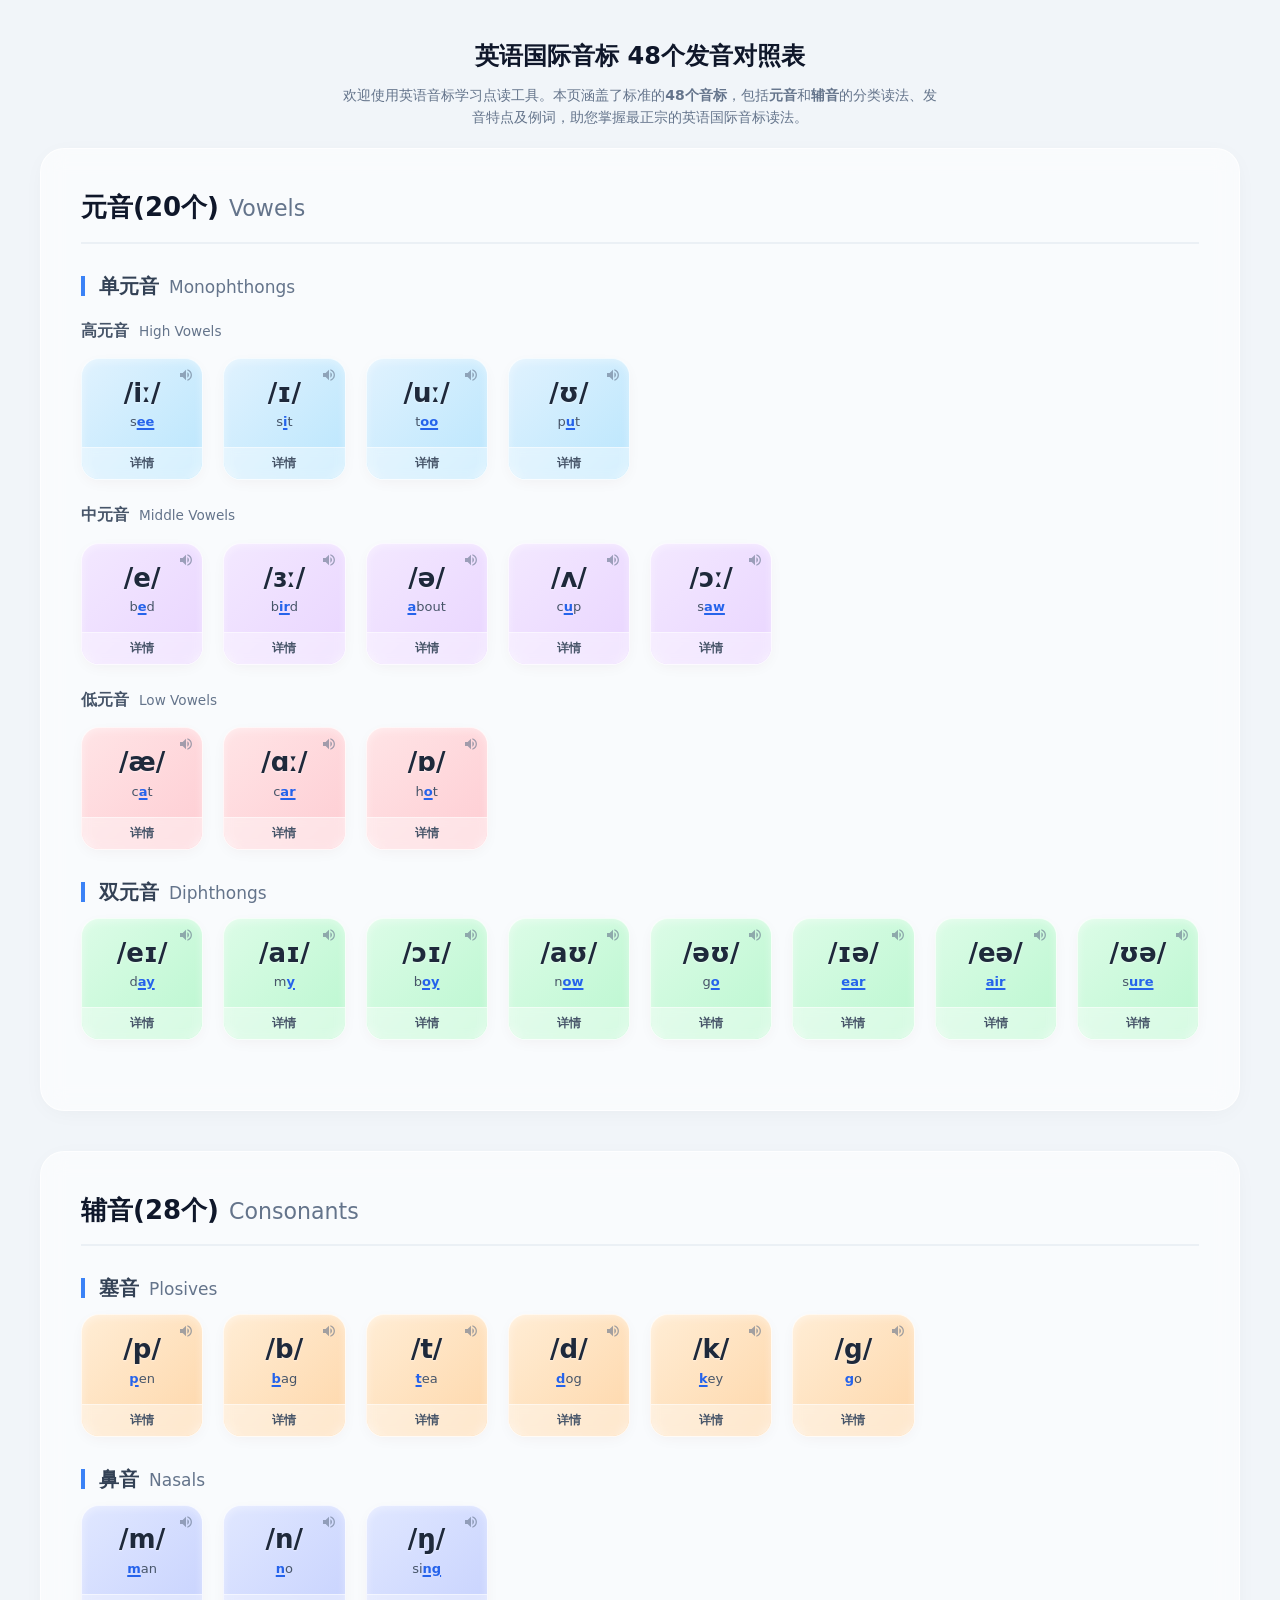
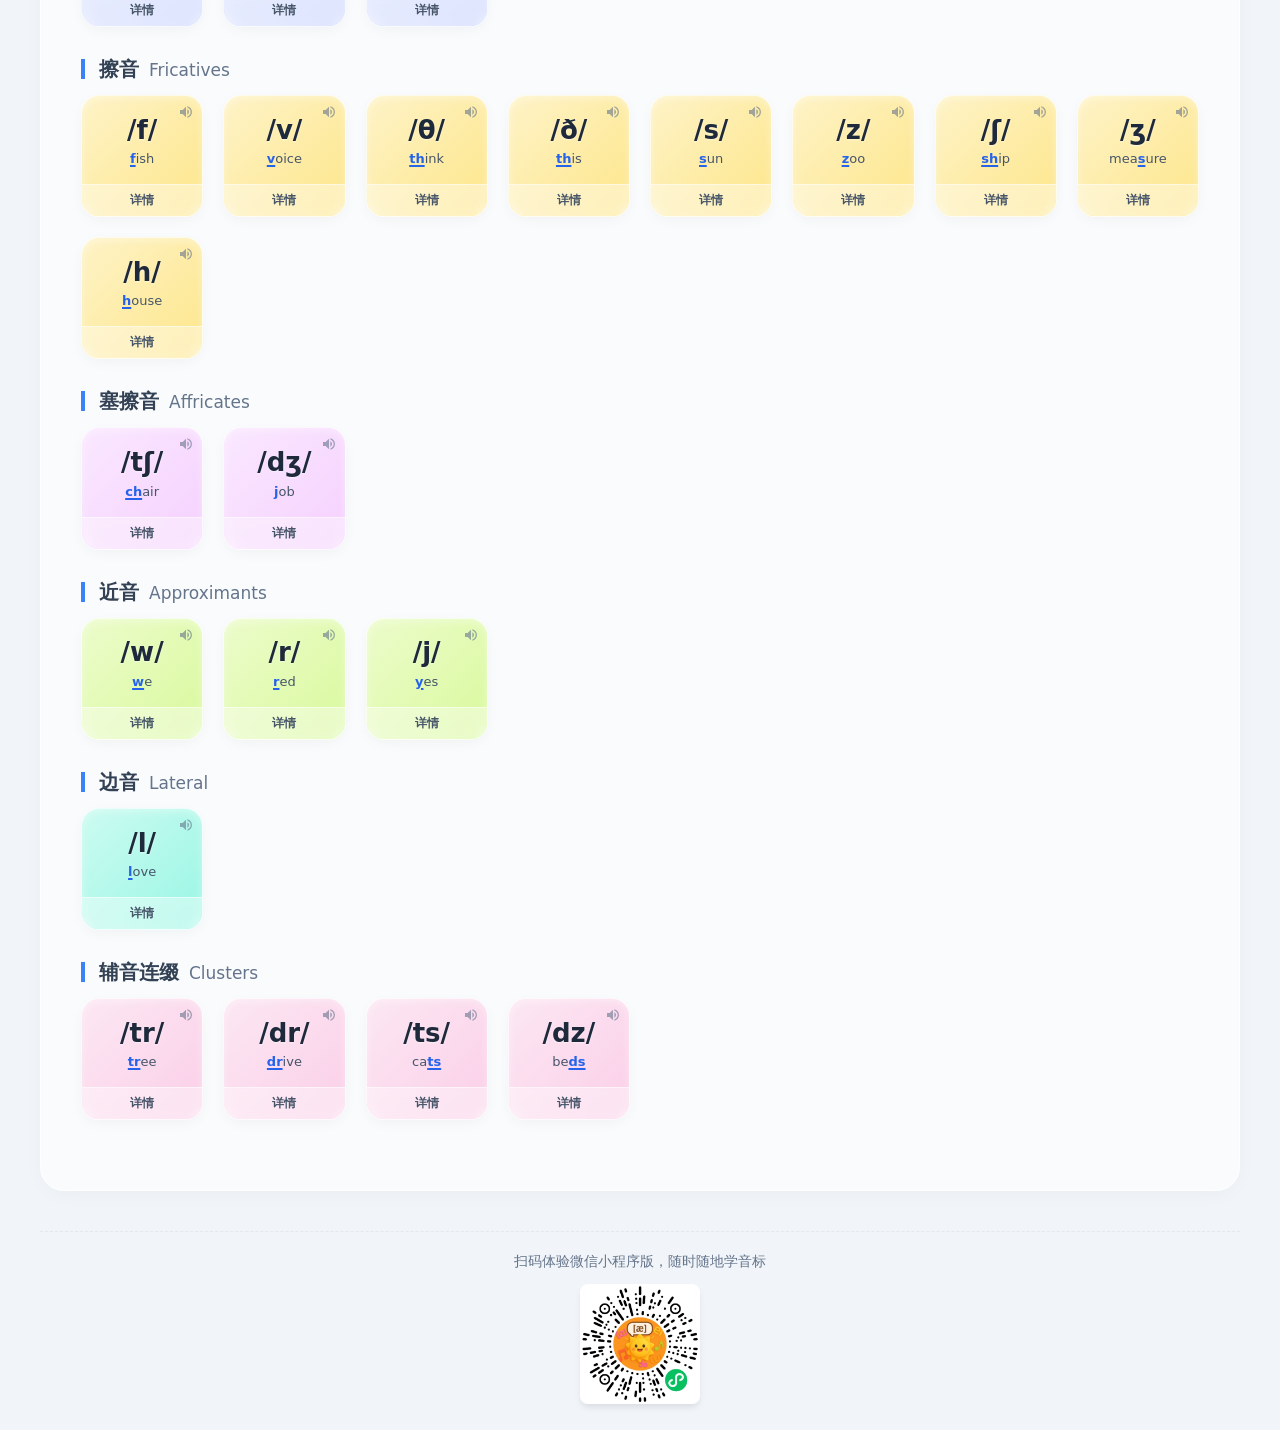
<file: pages/phonetics.html>
<!DOCTYPE html>
<html lang="zh-CN">

<head>
    <meta charset="UTF-8">
    <meta name="viewport" content="width=device-width, initial-scale=1.0">
    <title>英语国际音标48个发音对照表 - 英语音标学习点读练习</title>
    <meta name="description"
        content="提供最完整的英语国际音标48个音标发音对照表，包含20个元音和28个辅音的标准读法。支持在线点读、标准发音跟读练习，是您进行英语音标学习、纠正英语音标读法的最佳工具。">
    <meta name="keywords" content="英语国际音标, 48个音标, 英语音标学习, 音标48个发音对照表, 英语音标读法, 英语音标发音, 元音, 辅音, 26个字母标准发音">
    <meta property="og:title" content="英语国际音标48个发音对照表 - 英语音标学习点读练习">
    <meta property="og:description" content="提供最完整的英语国际音标48个音标发音对照表，包含20个元音和28个辅音的标准读法。支持在线点读、标准发音跟读练习，是您进行英语音标学习、纠正英语音标读法的最佳工具。">
    <meta property="og:image" content="https://zqluo.com/assets/images/my.jpg">
    <meta property="og:url" content="https://zqluo.com/pages/phonetics.html">
    <meta property="og:type" content="website">
    <style>
        * {
            margin: 0;
            padding: 0;
            box-sizing: border-box;
        }

        body {
            background: #f1f5f9;
            /* Slightly darker background for contrast with glassmorphism */
            font-family: 'Inter', -apple-system, BlinkMacSystemFont, 'Segoe UI', system-ui, sans-serif;
            padding: 20px 15px;
            line-height: 1.4;
            color: #1e293b;
        }

        .container {
            max-width: 1200px;
            margin: 0 auto;
        }

        .section.level-1 {
            background: rgba(255, 255, 255, 0.6);
            backdrop-filter: blur(12px);
            -webkit-backdrop-filter: blur(12px);
            padding: 30px;
            border-radius: 24px;
            margin-bottom: 40px;
            box-shadow: 0 4px 24px -6px rgba(0, 0, 0, 0.05);
            border: 1px solid rgba(255, 255, 255, 0.7);
        }

        .section.level-2 {
            margin-bottom: 30px;
        }

        .section.level-3 {
            margin-bottom: 20px;
        }

        .section-title {
            font-weight: 700;
            color: #0f172a;
            margin-bottom: 16px;
            display: flex;
            align-items: baseline;
            gap: 10px;
        }

        .level-1>.section-title {
            font-size: 26px;
            border-bottom: 2px solid rgba(226, 232, 240, 0.6);
            padding-bottom: 16px;
            margin-bottom: 28px;
        }

        .level-2>.section-title {
            font-size: 20px;
            color: #334155;
            margin-top: 32px;
            border-left: 4px solid #3b82f6;
            padding-left: 14px;
            line-height: 1;
        }

        .level-3>.section-title {
            font-size: 16px;
            color: #475569;
            margin-top: 24px;
        }

        .section-title small {
            font-weight: 400;
            color: #64748b;
            font-size: 0.85em;
        }

        .phonetic-grid {
            display: grid;
            grid-template-columns: repeat(auto-fill, minmax(90px, 1fr));
            gap: 16px;
        }

        .phonetic-card {
            position: relative;
            background: linear-gradient(135deg, var(--grad-start, #ffffff) 0%, var(--grad-end, #f8fafc) 100%);
            border: 1px solid rgba(255, 255, 255, 0.8);
            border-radius: 18px;
            aspect-ratio: 1;
            display: flex;
            flex-direction: column;
            cursor: pointer;
            transition: all 0.3s cubic-bezier(0.4, 0, 0.2, 1);
            overflow: hidden;
            box-shadow: 0 4px 15px -3px rgba(0, 0, 0, 0.05), inset 0 2px 8px rgba(255, 255, 255, 0.4);
        }

        .phonetic-card:hover {
            transform: translateY(-5px) scale(1.02);
            box-shadow: 0 14px 25px -5px rgba(0, 0, 0, 0.1), inset 0 2px 10px rgba(255, 255, 255, 0.8);
            border-color: rgba(255, 255, 255, 1);
        }

        .phonetic-card.playing {
            transform: scale(0.95);
            box-shadow: 0 0 0 3px rgba(59, 130, 246, 0.5);
        }

        .card-main {
            flex: 1;
            display: flex;
            flex-direction: column;
            align-items: center;
            justify-content: center;
            position: relative;
            padding: 10px;
            text-align: center;
            z-index: 1;
        }

        .phonetic-symbol {
            font-size: 26px;
            font-weight: 800;
            color: #1e293b;
            margin-bottom: 2px;
            text-shadow: 0 1px 2px rgba(255, 255, 255, 0.5);
            transition: all 0.2s ease;
        }

        .phonetic-example {
            font-size: 13px;
            color: #475569;
            font-weight: 500;
        }

        .phonetic-example u {
            text-decoration: underline;
            text-decoration-thickness: 2px;
            text-underline-offset: 2px;
            color: #2563eb;
            font-weight: 700;
        }

        .speaker-icon {
            position: absolute;
            top: 8px;
            right: 8px;
            width: 16px;
            height: 16px;
            background-color: #64748b;
            -webkit-mask: url('../assets/images/speaker.svg') no-repeat center / contain;
            mask: url('../assets/images/speaker.svg') no-repeat center / contain;
            opacity: 0.6;
            transition: all 0.3s ease;
        }

        .phonetic-card:hover .speaker-icon {
            opacity: 1;
            background-color: #3b82f6;
            transform: scale(1.1);
        }

        .details-section {
            height: 32px;
            background: rgba(255, 255, 255, 0.4);
            backdrop-filter: blur(4px);
            display: flex;
            align-items: center;
            justify-content: center;
            border-top: 1px solid rgba(255, 255, 255, 0.5);
            transition: background 0.3s ease;
        }

        .phonetic-card:hover .details-section {
            background: rgba(255, 255, 255, 0.7);
        }

        .details-btn {
            background: none;
            border: none;
            font-size: 12px;
            font-weight: 600;
            color: #475569;
            cursor: pointer;
            width: 100%;
            height: 100%;
            display: flex;
            align-items: center;
            justify-content: center;
            gap: 4px;
            transition: color 0.2s ease;
        }

        .details-btn:hover {
            color: #2563eb;
        }

        .phonetic-card.playing .phonetic-symbol {
            color: #2563eb;
            transform: scale(1.15);
        }

        .speaker-waves {
            position: absolute;
            top: 8px;
            right: 8px;
            width: 16px;
            height: 16px;
        }

        .wave {
            position: absolute;
            border: 2px solid #3b82f6;
            border-radius: 50%;
            opacity: 0;
            width: 100%;
            height: 100%;
        }

        .phonetic-card.playing .wave {
            animation: waveAnimation 1s cubic-bezier(0.4, 0, 0.2, 1) infinite;
        }

        @keyframes waveAnimation {
            0% {
                transform: scale(1);
                opacity: 0.8;
            }

            100% {
                transform: scale(2.5);
                opacity: 0;
            }
        }

        .modal {
            display: none;
            position: fixed;
            inset: 0;
            background: rgba(15, 23, 42, 0.5);
            backdrop-filter: blur(4px);
            -webkit-backdrop-filter: blur(4px);
            justify-content: center;
            align-items: center;
            z-index: 1000;
            padding: 20px;
        }

        .modal-content {
            background: rgba(255, 255, 255, 0.95);
            padding: 30px;
            border-radius: 20px;
            max-width: 400px;
            width: 100%;
            text-align: center;
            box-shadow: 0 20px 25px -5px rgba(0, 0, 0, 0.1);
            border: 1px solid rgba(255, 255, 255, 0.5);
        }

        .modal-symbol {
            font-size: 56px;
            font-weight: 800;
            color: #2563eb;
            margin-bottom: 20px;
        }

        .modal-info {
            text-align: left;
            margin-bottom: 24px;
        }

        .modal-info h3 {
            font-size: 14px;
            text-transform: uppercase;
            letter-spacing: 0.05em;
            color: #64748b;
            margin-bottom: 8px;
        }

        .modal-info p {
            font-size: 16px;
            color: #1e293b;
            margin-bottom: 16px;
            line-height: 1.6;
        }

        .close-btn {
            background: linear-gradient(135deg, #3b82f6, #2563eb);
            color: white;
            border: none;
            width: 100%;
            padding: 12px;
            border-radius: 12px;
            font-weight: 600;
            cursor: pointer;
            transition: opacity 0.2s;
            box-shadow: 0 4px 10px rgba(37, 99, 235, 0.3);
        }

        .close-btn:hover {
            opacity: 0.9;
        }

        @media (min-width: 768px) {
            .phonetic-grid {
                grid-template-columns: repeat(auto-fill, minmax(110px, 1fr));
                gap: 20px;
            }

            .section.level-1 {
                padding: 40px;
            }
        }

        @media (max-width: 480px) {
            .phonetic-grid {
                grid-template-columns: repeat(auto-fill, minmax(80px, 1fr));
                gap: 12px;
            }

            .section.level-1 {
                padding: 20px 15px;
                border-radius: 16px;
            }
        }
    </style>
</head>

<body>
    <div class="container">
        <header style="padding: 20px 0; text-align: center;">
            <h1 style="font-size: 24px; color: #0f172a; margin-bottom: 10px;">英语国际音标 48个发音对照表</h1>
            <p style="font-size: 14px; color: #64748b; max-width: 600px; margin: 0 auto; line-height: 1.6;">
                欢迎使用英语音标学习点读工具。本页涵盖了标准的<strong>48个音标</strong>，包括<strong>元音</strong>和<strong>辅音</strong>的分类读法、发音特点及例词，助您掌握最正宗的英语国际音标读法。
            </p>
        </header>
        <div id="app">
            <div class="section level-1">
                <div class="section-title">元音(20个) <small>Vowels</small></div>
                <div class="section level-2">
                    <div class="section-title">单元音 <small>Monophthongs</small></div>
                    <div class="section level-3">
                        <div class="section-title">高元音 <small>High Vowels</small></div>
                        <div class="phonetic-grid">
                            <div class="phonetic-card" data-code="47-i.mp3" data-symbol="/iː/"
                                data-description="长元音，高前不圆唇" data-examples="see, tea, key"
                                style="--grad-start: #E0F2FE; --grad-end: #BAE6FD;">
                                <div class="card-main">
                                    <div class="phonetic-symbol">/iː/</div>
                                    <div class="phonetic-example">s<u>ee</u></div>
                                    <div class="speaker-icon"></div>
                                    <div class="speaker-waves">
                                        <div class="wave"></div>
                                    </div>
                                </div>
                                <div class="details-section">
                                    <button class="details-btn">详情</button>
                                </div>
                            </div>
                            <div class="phonetic-card" data-code="2-ɪ.mp3" data-symbol="/ɪ/"
                                data-description="短元音，次高前不圆唇" data-examples="sit, big, fish"
                                style="--grad-start: #E0F2FE; --grad-end: #BAE6FD;">
                                <div class="card-main">
                                    <div class="phonetic-symbol">/ɪ/</div>
                                    <div class="phonetic-example">s<u>i</u>t</div>
                                    <div class="speaker-icon"></div>
                                    <div class="speaker-waves">
                                        <div class="wave"></div>
                                    </div>
                                </div>
                                <div class="details-section">
                                    <button class="details-btn">详情</button>
                                </div>
                            </div>
                            <div class="phonetic-card" data-code="8-uː.mp3" data-symbol="/uː/"
                                data-description="长元音，高后圆唇" data-examples="too, blue, food"
                                style="--grad-start: #E0F2FE; --grad-end: #BAE6FD;">
                                <div class="card-main">
                                    <div class="phonetic-symbol">/uː/</div>
                                    <div class="phonetic-example">t<u>oo</u></div>
                                    <div class="speaker-icon"></div>
                                    <div class="speaker-waves">
                                        <div class="wave"></div>
                                    </div>
                                </div>
                                <div class="details-section">
                                    <button class="details-btn">详情</button>
                                </div>
                            </div>
                            <div class="phonetic-card" data-code="9-ʊ.mp3" data-symbol="/ʊ/"
                                data-description="短元音，次高后圆唇" data-examples="put, good, look"
                                style="--grad-start: #E0F2FE; --grad-end: #BAE6FD;">
                                <div class="card-main">
                                    <div class="phonetic-symbol">/ʊ/</div>
                                    <div class="phonetic-example">p<u>u</u>t</div>
                                    <div class="speaker-icon"></div>
                                    <div class="speaker-waves">
                                        <div class="wave"></div>
                                    </div>
                                </div>
                                <div class="details-section">
                                    <button class="details-btn">详情</button>
                                </div>
                            </div>
                        </div>
                    </div>
                    <div class="section level-3">
                        <div class="section-title">中元音 <small>Middle Vowels</small></div>
                        <div class="phonetic-grid">
                            <div class="phonetic-card" data-code="10-e.mp3" data-symbol="/e/" data-description="中前不圆唇元音"
                                data-examples="bed, red, set" style="--grad-start: #F3E8FF; --grad-end: #E9D5FF;">
                                <div class="card-main">
                                    <div class="phonetic-symbol">/e/</div>
                                    <div class="phonetic-example">b<u>e</u>d</div>
                                    <div class="speaker-icon"></div>
                                    <div class="speaker-waves">
                                        <div class="wave"></div>
                                    </div>
                                </div>
                                <div class="details-section">
                                    <button class="details-btn">详情</button>
                                </div>
                            </div>
                            <div class="phonetic-card" data-code="11-ɜː.mp3" data-symbol="/ɜː/"
                                data-description="长元音，中央不圆唇" data-examples="bird, work, learn"
                                style="--grad-start: #F3E8FF; --grad-end: #E9D5FF;">
                                <div class="card-main">
                                    <div class="phonetic-symbol">/ɜː/</div>
                                    <div class="phonetic-example">b<u>ir</u>d</div>
                                    <div class="speaker-icon"></div>
                                    <div class="speaker-waves">
                                        <div class="wave"></div>
                                    </div>
                                </div>
                                <div class="details-section">
                                    <button class="details-btn">详情</button>
                                </div>
                            </div>
                            <div class="phonetic-card" data-code="12-ə.mp3" data-symbol="/ə/"
                                data-description="中性元音，弱读音" data-examples="about, banana, China"
                                style="--grad-start: #F3E8FF; --grad-end: #E9D5FF;">
                                <div class="card-main">
                                    <div class="phonetic-symbol">/ə/</div>
                                    <div class="phonetic-example"><u>a</u>bout</div>
                                    <div class="speaker-icon"></div>
                                    <div class="speaker-waves">
                                        <div class="wave"></div>
                                    </div>
                                </div>
                                <div class="details-section">
                                    <button class="details-btn">详情</button>
                                </div>
                            </div>
                            <div class="phonetic-card" data-code="5-ʌ.mp3" data-symbol="/ʌ/"
                                data-description="短元音，中后不圆唇" data-examples="cup, but, love"
                                style="--grad-start: #F3E8FF; --grad-end: #E9D5FF;">
                                <div class="card-main">
                                    <div class="phonetic-symbol">/ʌ/</div>
                                    <div class="phonetic-example">c<u>u</u>p</div>
                                    <div class="speaker-icon"></div>
                                    <div class="speaker-waves">
                                        <div class="wave"></div>
                                    </div>
                                </div>
                                <div class="details-section">
                                    <button class="details-btn">详情</button>
                                </div>
                            </div>
                            <div class="phonetic-card" data-code="6-ɔː.mp3" data-symbol="/ɔː/"
                                data-description="长元音，中低后圆唇" data-examples="saw, law, door"
                                style="--grad-start: #F3E8FF; --grad-end: #E9D5FF;">
                                <div class="card-main">
                                    <div class="phonetic-symbol">/ɔː/</div>
                                    <div class="phonetic-example">s<u>aw</u></div>
                                    <div class="speaker-icon"></div>
                                    <div class="speaker-waves">
                                        <div class="wave"></div>
                                    </div>
                                </div>
                                <div class="details-section">
                                    <button class="details-btn">详情</button>
                                </div>
                            </div>
                        </div>
                    </div>
                    <div class="section level-3">
                        <div class="section-title">低元音 <small>Low Vowels</small></div>
                        <div class="phonetic-grid">
                            <div class="phonetic-card" data-code="4-æ.mp3" data-symbol="/æ/" data-description="低前不圆唇元音"
                                data-examples="cat, bad, man" style="--grad-start: #FFE4E6; --grad-end: #FECDD3;">
                                <div class="card-main">
                                    <div class="phonetic-symbol">/æ/</div>
                                    <div class="phonetic-example">c<u>a</u>t</div>
                                    <div class="speaker-icon"></div>
                                    <div class="speaker-waves">
                                        <div class="wave"></div>
                                    </div>
                                </div>
                                <div class="details-section">
                                    <button class="details-btn">详情</button>
                                </div>
                            </div>
                            <div class="phonetic-card" data-code="3-ɑː.mp3" data-symbol="/ɑː/"
                                data-description="长元音，低后不圆唇" data-examples="car, far, park"
                                style="--grad-start: #FFE4E6; --grad-end: #FECDD3;">
                                <div class="card-main">
                                    <div class="phonetic-symbol">/ɑː/</div>
                                    <div class="phonetic-example">c<u>ar</u></div>
                                    <div class="speaker-icon"></div>
                                    <div class="speaker-waves">
                                        <div class="wave"></div>
                                    </div>
                                </div>
                                <div class="details-section">
                                    <button class="details-btn">详情</button>
                                </div>
                            </div>
                            <div class="phonetic-card" data-code="7-ɒ.mp3" data-symbol="/ɒ/" data-description="短元音，低后圆唇"
                                data-examples="hot, dog, box" style="--grad-start: #FFE4E6; --grad-end: #FECDD3;">
                                <div class="card-main">
                                    <div class="phonetic-symbol">/ɒ/</div>
                                    <div class="phonetic-example">h<u>o</u>t</div>
                                    <div class="speaker-icon"></div>
                                    <div class="speaker-waves">
                                        <div class="wave"></div>
                                    </div>
                                </div>
                                <div class="details-section">
                                    <button class="details-btn">详情</button>
                                </div>
                            </div>
                        </div>
                    </div>
                </div>
                <div class="section level-2">
                    <div class="section-title">双元音 <small>Diphthongs</small></div>
                    <div class="phonetic-grid">
                        <div class="phonetic-card" data-code="13-eɪ.mp3" data-symbol="/eɪ/" data-description="从/e/滑向/ɪ/"
                            data-examples="day, say, make" style="--grad-start: #DCFCE7; --grad-end: #BBF7D0;">
                            <div class="card-main">
                                <div class="phonetic-symbol">/eɪ/</div>
                                <div class="phonetic-example">d<u>ay</u></div>
                                <div class="speaker-icon"></div>
                                <div class="speaker-waves">
                                    <div class="wave"></div>
                                </div>
                            </div>
                            <div class="details-section">
                                <button class="details-btn">详情</button>
                            </div>
                        </div>
                        <div class="phonetic-card" data-code="14-aɪ.mp3" data-symbol="/aɪ/" data-description="从/a/滑向/ɪ/"
                            data-examples="my, fly, time" style="--grad-start: #DCFCE7; --grad-end: #BBF7D0;">
                            <div class="card-main">
                                <div class="phonetic-symbol">/aɪ/</div>
                                <div class="phonetic-example">m<u>y</u></div>
                                <div class="speaker-icon"></div>
                                <div class="speaker-waves">
                                    <div class="wave"></div>
                                </div>
                            </div>
                            <div class="details-section">
                                <button class="details-btn">详情</button>
                            </div>
                        </div>
                        <div class="phonetic-card" data-code="15-ɔɪ.mp3" data-symbol="/ɔɪ/" data-description="从/ɔ/滑向/ɪ/"
                            data-examples="boy, toy, voice" style="--grad-start: #DCFCE7; --grad-end: #BBF7D0;">
                            <div class="card-main">
                                <div class="phonetic-symbol">/ɔɪ/</div>
                                <div class="phonetic-example">b<u>oy</u></div>
                                <div class="speaker-icon"></div>
                                <div class="speaker-waves">
                                    <div class="wave"></div>
                                </div>
                            </div>
                            <div class="details-section">
                                <button class="details-btn">详情</button>
                            </div>
                        </div>
                        <div class="phonetic-card" data-code="17-aʊ.mp3" data-symbol="/aʊ/" data-description="从/a/滑向/ʊ/"
                            data-examples="now, how, house" style="--grad-start: #DCFCE7; --grad-end: #BBF7D0;">
                            <div class="card-main">
                                <div class="phonetic-symbol">/aʊ/</div>
                                <div class="phonetic-example">n<u>ow</u></div>
                                <div class="speaker-icon"></div>
                                <div class="speaker-waves">
                                    <div class="wave"></div>
                                </div>
                            </div>
                            <div class="details-section">
                                <button class="details-btn">详情</button>
                            </div>
                        </div>
                        <div class="phonetic-card" data-code="16-əʊ.mp3" data-symbol="/əʊ/" data-description="从/ə/滑向/ʊ/"
                            data-examples="go, show, home" style="--grad-start: #DCFCE7; --grad-end: #BBF7D0;">
                            <div class="card-main">
                                <div class="phonetic-symbol">/əʊ/</div>
                                <div class="phonetic-example">g<u>o</u></div>
                                <div class="speaker-icon"></div>
                                <div class="speaker-waves">
                                    <div class="wave"></div>
                                </div>
                            </div>
                            <div class="details-section">
                                <button class="details-btn">详情</button>
                            </div>
                        </div>
                        <div class="phonetic-card" data-code="18-ɪə.mp3" data-symbol="/ɪə/" data-description="从/ɪ/滑向/ə/"
                            data-examples="ear, here, beer" style="--grad-start: #DCFCE7; --grad-end: #BBF7D0;">
                            <div class="card-main">
                                <div class="phonetic-symbol">/ɪə/</div>
                                <div class="phonetic-example"><u>ear</u></div>
                                <div class="speaker-icon"></div>
                                <div class="speaker-waves">
                                    <div class="wave"></div>
                                </div>
                            </div>
                            <div class="details-section">
                                <button class="details-btn">详情</button>
                            </div>
                        </div>
                        <div class="phonetic-card" data-code="19-eə.mp3" data-symbol="/eə/" data-description="从/e/滑向/ə/"
                            data-examples="air, care, there" style="--grad-start: #DCFCE7; --grad-end: #BBF7D0;">
                            <div class="card-main">
                                <div class="phonetic-symbol">/eə/</div>
                                <div class="phonetic-example"><u>air</u></div>
                                <div class="speaker-icon"></div>
                                <div class="speaker-waves">
                                    <div class="wave"></div>
                                </div>
                            </div>
                            <div class="details-section">
                                <button class="details-btn">详情</button>
                            </div>
                        </div>
                        <div class="phonetic-card" data-code="20-ʊə.mp3" data-symbol="/ʊə/" data-description="从/ʊ/滑向/ə/"
                            data-examples="sure, poor, tour" style="--grad-start: #DCFCE7; --grad-end: #BBF7D0;">
                            <div class="card-main">
                                <div class="phonetic-symbol">/ʊə/</div>
                                <div class="phonetic-example">s<u>ure</u></div>
                                <div class="speaker-icon"></div>
                                <div class="speaker-waves">
                                    <div class="wave"></div>
                                </div>
                            </div>
                            <div class="details-section">
                                <button class="details-btn">详情</button>
                            </div>
                        </div>
                    </div>
                </div>
            </div>
            <div class="section level-1">
                <div class="section-title">辅音(28个) <small>Consonants</small></div>
                <div class="section level-2">
                    <div class="section-title">塞音 <small>Plosives</small></div>
                    <div class="phonetic-grid">
                        <div class="phonetic-card" data-code="23-p.mp3" data-symbol="/p/" data-description="清双唇爆破音"
                            data-examples="pen, cup, happy" style="--grad-start: #FFEDD5; --grad-end: #FED7AA;">
                            <div class="card-main">
                                <div class="phonetic-symbol">/p/</div>
                                <div class="phonetic-example"><u>p</u>en</div>
                                <div class="speaker-icon"></div>
                                <div class="speaker-waves">
                                    <div class="wave"></div>
                                </div>
                            </div>
                            <div class="details-section">
                                <button class="details-btn">详情</button>
                            </div>
                        </div>
                        <div class="phonetic-card" data-code="24-b.mp3" data-symbol="/b/" data-description="浊双唇爆破音"
                            data-examples="bag, job, baby" style="--grad-start: #FFEDD5; --grad-end: #FED7AA;">
                            <div class="card-main">
                                <div class="phonetic-symbol">/b/</div>
                                <div class="phonetic-example"><u>b</u>ag</div>
                                <div class="speaker-icon"></div>
                                <div class="speaker-waves">
                                    <div class="wave"></div>
                                </div>
                            </div>
                            <div class="details-section">
                                <button class="details-btn">详情</button>
                            </div>
                        </div>
                        <div class="phonetic-card" data-code="25-t.mp3" data-symbol="/t/" data-description="清齿龈爆破音"
                            data-examples="tea, cat, better" style="--grad-start: #FFEDD5; --grad-end: #FED7AA;">
                            <div class="card-main">
                                <div class="phonetic-symbol">/t/</div>
                                <div class="phonetic-example"><u>t</u>ea</div>
                                <div class="speaker-icon"></div>
                                <div class="speaker-waves">
                                    <div class="wave"></div>
                                </div>
                            </div>
                            <div class="details-section">
                                <button class="details-btn">详情</button>
                            </div>
                        </div>
                        <div class="phonetic-card" data-code="26-d.mp3" data-symbol="/d/" data-description="浊齿龈爆破音"
                            data-examples="dog, bed, ladder" style="--grad-start: #FFEDD5; --grad-end: #FED7AA;">
                            <div class="card-main">
                                <div class="phonetic-symbol">/d/</div>
                                <div class="phonetic-example"><u>d</u>og</div>
                                <div class="speaker-icon"></div>
                                <div class="speaker-waves">
                                    <div class="wave"></div>
                                </div>
                            </div>
                            <div class="details-section">
                                <button class="details-btn">详情</button>
                            </div>
                        </div>
                        <div class="phonetic-card" data-code="27-k.mp3" data-symbol="/k/" data-description="清软腭爆破音"
                            data-examples="key, back, school" style="--grad-start: #FFEDD5; --grad-end: #FED7AA;">
                            <div class="card-main">
                                <div class="phonetic-symbol">/k/</div>
                                <div class="phonetic-example"><u>k</u>ey</div>
                                <div class="speaker-icon"></div>
                                <div class="speaker-waves">
                                    <div class="wave"></div>
                                </div>
                            </div>
                            <div class="details-section">
                                <button class="details-btn">详情</button>
                            </div>
                        </div>
                        <div class="phonetic-card" data-code="28-g.mp3" data-symbol="/g/" data-description="浊软腭爆破音"
                            data-examples="go, big, finger" style="--grad-start: #FFEDD5; --grad-end: #FED7AA;">
                            <div class="card-main">
                                <div class="phonetic-symbol">/g/</div>
                                <div class="phonetic-example"><u>g</u>o</div>
                                <div class="speaker-icon"></div>
                                <div class="speaker-waves">
                                    <div class="wave"></div>
                                </div>
                            </div>
                            <div class="details-section">
                                <button class="details-btn">详情</button>
                            </div>
                        </div>
                    </div>
                </div>
                <div class="section level-2">
                    <div class="section-title">鼻音 <small>Nasals</small></div>
                    <div class="phonetic-grid">
                        <div class="phonetic-card" data-code="39-m.mp3" data-symbol="/m/" data-description="双唇鼻音"
                            data-examples="man, time, summer" style="--grad-start: #E0E7FF; --grad-end: #C7D2FE;">
                            <div class="card-main">
                                <div class="phonetic-symbol">/m/</div>
                                <div class="phonetic-example"><u>m</u>an</div>
                                <div class="speaker-icon"></div>
                                <div class="speaker-waves">
                                    <div class="wave"></div>
                                </div>
                            </div>
                            <div class="details-section">
                                <button class="details-btn">详情</button>
                            </div>
                        </div>
                        <div class="phonetic-card" data-code="40-n.mp3" data-symbol="/n/" data-description="齿龈鼻音"
                            data-examples="no, sun, winner" style="--grad-start: #E0E7FF; --grad-end: #C7D2FE;">
                            <div class="card-main">
                                <div class="phonetic-symbol">/n/</div>
                                <div class="phonetic-example"><u>n</u>o</div>
                                <div class="speaker-icon"></div>
                                <div class="speaker-waves">
                                    <div class="wave"></div>
                                </div>
                            </div>
                            <div class="details-section">
                                <button class="details-btn">详情</button>
                            </div>
                        </div>
                        <div class="phonetic-card" data-code="41-ŋ.mp3" data-symbol="/ŋ/" data-description="软腭鼻音"
                            data-examples="sing, think, finger" style="--grad-start: #E0E7FF; --grad-end: #C7D2FE;">
                            <div class="card-main">
                                <div class="phonetic-symbol">/ŋ/</div>
                                <div class="phonetic-example">si<u>ng</u></div>
                                <div class="speaker-icon"></div>
                                <div class="speaker-waves">
                                    <div class="wave"></div>
                                </div>
                            </div>
                            <div class="details-section">
                                <button class="details-btn">详情</button>
                            </div>
                        </div>
                    </div>
                </div>
                <div class="section level-2">
                    <div class="section-title">擦音 <small>Fricatives</small></div>
                    <div class="phonetic-grid">
                        <div class="phonetic-card" data-code="29-f.mp3" data-symbol="/f/" data-description="清唇齿擦音"
                            data-examples="fish, leaf, phone" style="--grad-start: #FEF3C7; --grad-end: #FDE68A;">
                            <div class="card-main">
                                <div class="phonetic-symbol">/f/</div>
                                <div class="phonetic-example"><u>f</u>ish</div>
                                <div class="speaker-icon"></div>
                                <div class="speaker-waves">
                                    <div class="wave"></div>
                                </div>
                            </div>
                            <div class="details-section">
                                <button class="details-btn">详情</button>
                            </div>
                        </div>
                        <div class="phonetic-card" data-code="30-v.mp3" data-symbol="/v/" data-description="浊唇齿擦音"
                            data-examples="voice, love, never" style="--grad-start: #FEF3C7; --grad-end: #FDE68A;">
                            <div class="card-main">
                                <div class="phonetic-symbol">/v/</div>
                                <div class="phonetic-example"><u>v</u>oice</div>
                                <div class="speaker-icon"></div>
                                <div class="speaker-waves">
                                    <div class="wave"></div>
                                </div>
                            </div>
                            <div class="details-section">
                                <button class="details-btn">详情</button>
                            </div>
                        </div>
                        <div class="phonetic-card" data-code="31-θ.mp3" data-symbol="/θ/" data-description="清齿擦音"
                            data-examples="think, bath, mouth" style="--grad-start: #FEF3C7; --grad-end: #FDE68A;">
                            <div class="card-main">
                                <div class="phonetic-symbol">/θ/</div>
                                <div class="phonetic-example"><u>th</u>ink</div>
                                <div class="speaker-icon"></div>
                                <div class="speaker-waves">
                                    <div class="wave"></div>
                                </div>
                            </div>
                            <div class="details-section">
                                <button class="details-btn">详情</button>
                            </div>
                        </div>
                        <div class="phonetic-card" data-code="32-ð.mp3" data-symbol="/ð/" data-description="浊齿擦音"
                            data-examples="this, father, breathe" style="--grad-start: #FEF3C7; --grad-end: #FDE68A;">
                            <div class="card-main">
                                <div class="phonetic-symbol">/ð/</div>
                                <div class="phonetic-example"><u>th</u>is</div>
                                <div class="speaker-icon"></div>
                                <div class="speaker-waves">
                                    <div class="wave"></div>
                                </div>
                            </div>
                            <div class="details-section">
                                <button class="details-btn">详情</button>
                            </div>
                        </div>
                        <div class="phonetic-card" data-code="33-s.mp3" data-symbol="/s/" data-description="清齿龈擦音"
                            data-examples="sun, less, city" style="--grad-start: #FEF3C7; --grad-end: #FDE68A;">
                            <div class="card-main">
                                <div class="phonetic-symbol">/s/</div>
                                <div class="phonetic-example"><u>s</u>un</div>
                                <div class="speaker-icon"></div>
                                <div class="speaker-waves">
                                    <div class="wave"></div>
                                </div>
                            </div>
                            <div class="details-section">
                                <button class="details-btn">详情</button>
                            </div>
                        </div>
                        <div class="phonetic-card" data-code="34-z.mp3" data-symbol="/z/" data-description="浊齿龈擦音"
                            data-examples="zoo, buzz, cheese" style="--grad-start: #FEF3C7; --grad-end: #FDE68A;">
                            <div class="card-main">
                                <div class="phonetic-symbol">/z/</div>
                                <div class="phonetic-example"><u>z</u>oo</div>
                                <div class="speaker-icon"></div>
                                <div class="speaker-waves">
                                    <div class="wave"></div>
                                </div>
                            </div>
                            <div class="details-section">
                                <button class="details-btn">详情</button>
                            </div>
                        </div>
                        <div class="phonetic-card" data-code="35-ʃ.mp3" data-symbol="/ʃ/" data-description="清齿龈后擦音"
                            data-examples="ship, wash, nation" style="--grad-start: #FEF3C7; --grad-end: #FDE68A;">
                            <div class="card-main">
                                <div class="phonetic-symbol">/ʃ/</div>
                                <div class="phonetic-example"><u>sh</u>ip</div>
                                <div class="speaker-icon"></div>
                                <div class="speaker-waves">
                                    <div class="wave"></div>
                                </div>
                            </div>
                            <div class="details-section">
                                <button class="details-btn">详情</button>
                            </div>
                        </div>
                        <div class="phonetic-card" data-code="36-ʒ.mp3" data-symbol="/ʒ/" data-description="浊齿龈后擦音"
                            data-examples="measure, vision, garage" style="--grad-start: #FEF3C7; --grad-end: #FDE68A;">
                            <div class="card-main">
                                <div class="phonetic-symbol">/ʒ/</div>
                                <div class="phonetic-example">mea<u>s</u>ure</div>
                                <div class="speaker-icon"></div>
                                <div class="speaker-waves">
                                    <div class="wave"></div>
                                </div>
                            </div>
                            <div class="details-section">
                                <button class="details-btn">详情</button>
                            </div>
                        </div>
                        <div class="phonetic-card" data-code="46-h.mp3" data-symbol="/h/" data-description="声门擦音"
                            data-examples="house, behind, perhaps" style="--grad-start: #FEF3C7; --grad-end: #FDE68A;">
                            <div class="card-main">
                                <div class="phonetic-symbol">/h/</div>
                                <div class="phonetic-example"><u>h</u>ouse</div>
                                <div class="speaker-icon"></div>
                                <div class="speaker-waves">
                                    <div class="wave"></div>
                                </div>
                            </div>
                            <div class="details-section">
                                <button class="details-btn">详情</button>
                            </div>
                        </div>
                    </div>
                </div>
                <div class="section level-2">
                    <div class="section-title">塞擦音 <small>Affricates</small></div>
                    <div class="phonetic-grid">
                        <div class="phonetic-card" data-code="37-tʃ.mp3" data-symbol="/tʃ/" data-description="清齿龈后塞擦音"
                            data-examples="chair, match, nature" style="--grad-start: #FAE8FF; --grad-end: #F5D0FE;">
                            <div class="card-main">
                                <div class="phonetic-symbol">/tʃ/</div>
                                <div class="phonetic-example"><u>ch</u>air</div>
                                <div class="speaker-icon"></div>
                                <div class="speaker-waves">
                                    <div class="wave"></div>
                                </div>
                            </div>
                            <div class="details-section">
                                <button class="details-btn">详情</button>
                            </div>
                        </div>
                        <div class="phonetic-card" data-code="38-dʒ.mp3" data-symbol="/dʒ/" data-description="浊齿龈后塞擦音"
                            data-examples="job, bridge, age" style="--grad-start: #FAE8FF; --grad-end: #F5D0FE;">
                            <div class="card-main">
                                <div class="phonetic-symbol">/dʒ/</div>
                                <div class="phonetic-example"><u>j</u>ob</div>
                                <div class="speaker-icon"></div>
                                <div class="speaker-waves">
                                    <div class="wave"></div>
                                </div>
                            </div>
                            <div class="details-section">
                                <button class="details-btn">详情</button>
                            </div>
                        </div>
                    </div>
                </div>
                <div class="section level-2">
                    <div class="section-title">近音 <small>Approximants</small></div>
                    <div class="phonetic-grid">
                        <div class="phonetic-card" data-code="44-w.mp3" data-symbol="/w/" data-description="软腭近音"
                            data-examples="we, one, quick" style="--grad-start: #ECFCCB; --grad-end: #D9F99D;">
                            <div class="card-main">
                                <div class="phonetic-symbol">/w/</div>
                                <div class="phonetic-example"><u>w</u>e</div>
                                <div class="speaker-icon"></div>
                                <div class="speaker-waves">
                                    <div class="wave"></div>
                                </div>
                            </div>
                            <div class="details-section">
                                <button class="details-btn">详情</button>
                            </div>
                        </div>
                        <div class="phonetic-card" data-code="43-r.mp3" data-symbol="/r/" data-description="齿龈近音"
                            data-examples="red, car, try" style="--grad-start: #ECFCCB; --grad-end: #D9F99D;">
                            <div class="card-main">
                                <div class="phonetic-symbol">/r/</div>
                                <div class="phonetic-example"><u>r</u>ed</div>
                                <div class="speaker-icon"></div>
                                <div class="speaker-waves">
                                    <div class="wave"></div>
                                </div>
                            </div>
                            <div class="details-section">
                                <button class="details-btn">详情</button>
                            </div>
                        </div>
                        <div class="phonetic-card" data-code="45-j.mp3" data-symbol="/j/" data-description="硬腭近音"
                            data-examples="yes, new, beauty" style="--grad-start: #ECFCCB; --grad-end: #D9F99D;">
                            <div class="card-main">
                                <div class="phonetic-symbol">/j/</div>
                                <div class="phonetic-example"><u>y</u>es</div>
                                <div class="speaker-icon"></div>
                                <div class="speaker-waves">
                                    <div class="wave"></div>
                                </div>
                            </div>
                            <div class="details-section">
                                <button class="details-btn">详情</button>
                            </div>
                        </div>
                    </div>
                </div>
                <div class="section level-2">
                    <div class="section-title">边音 <small>Lateral</small></div>
                    <div class="phonetic-grid">
                        <div class="phonetic-card" data-code="42-l.mp3" data-symbol="/l/" data-description="齿龈边音"
                            data-examples="love, all, play" style="--grad-start: #CCFBF1; --grad-end: #99F6E4;">
                            <div class="card-main">
                                <div class="phonetic-symbol">/l/</div>
                                <div class="phonetic-example"><u>l</u>ove</div>
                                <div class="speaker-icon"></div>
                                <div class="speaker-waves">
                                    <div class="wave"></div>
                                </div>
                            </div>
                            <div class="details-section">
                                <button class="details-btn">详情</button>
                            </div>
                        </div>
                    </div>
                </div>
                <div class="section level-2">
                    <div class="section-title">辅音连缀 <small>Clusters</small></div>
                    <div class="phonetic-grid">
                        <div class="phonetic-card" data-code="47-tr.mp3" data-symbol="/tr/" data-description="清齿龈后塞擦音"
                            data-examples="tree, country, central" style="--grad-start: #FCE7F3; --grad-end: #FBCFE8;">
                            <div class="card-main">
                                <div class="phonetic-symbol">/tr/</div>
                                <div class="phonetic-example"><u>tr</u>ee</div>
                                <div class="speaker-icon"></div>
                                <div class="speaker-waves">
                                    <div class="wave"></div>
                                </div>
                            </div>
                            <div class="details-section">
                                <button class="details-btn">详情</button>
                            </div>
                        </div>
                        <div class="phonetic-card" data-code="48-dr.mp3" data-symbol="/dr/" data-description="浊齿龈后塞擦音"
                            data-examples="drive, hundred, children"
                            style="--grad-start: #FCE7F3; --grad-end: #FBCFE8;">
                            <div class="card-main">
                                <div class="phonetic-symbol">/dr/</div>
                                <div class="phonetic-example"><u>dr</u>ive</div>
                                <div class="speaker-icon"></div>
                                <div class="speaker-waves">
                                    <div class="wave"></div>
                                </div>
                            </div>
                            <div class="details-section">
                                <button class="details-btn">详情</button>
                            </div>
                        </div>
                        <div class="phonetic-card" data-code="45-ts.mp3" data-symbol="/ts/" data-description="清齿龈塞擦音"
                            data-examples="cats, sits, what&#039;s" style="--grad-start: #FCE7F3; --grad-end: #FBCFE8;">
                            <div class="card-main">
                                <div class="phonetic-symbol">/ts/</div>
                                <div class="phonetic-example">ca<u>ts</u></div>
                                <div class="speaker-icon"></div>
                                <div class="speaker-waves">
                                    <div class="wave"></div>
                                </div>
                            </div>
                            <div class="details-section">
                                <button class="details-btn">详情</button>
                            </div>
                        </div>
                        <div class="phonetic-card" data-code="46-dz.mp3" data-symbol="/dz/" data-description="浊齿龈塞擦音"
                            data-examples="beds, roads, friends" style="--grad-start: #FCE7F3; --grad-end: #FBCFE8;">
                            <div class="card-main">
                                <div class="phonetic-symbol">/dz/</div>
                                <div class="phonetic-example">be<u>ds</u></div>
                                <div class="speaker-icon"></div>
                                <div class="speaker-waves">
                                    <div class="wave"></div>
                                </div>
                            </div>
                            <div class="details-section">
                                <button class="details-btn">详情</button>
                            </div>
                        </div>
                    </div>
                </div>
            </div>

        </div>
        <div style="text-align: center; margin-top: 40px; padding-top: 20px; border-top: 1px dashed #e2e8f0;">
            <p style="font-size: 14px; color: #64748b; margin-bottom: 12px;">扫码体验微信小程序版，随时随地学音标</p>
            <img src="../assets/images/wxaqrcode.png" alt="微信小程序"
                style="width: 120px; height: 120px; border-radius: 8px; box-shadow: 0 4px 6px -1px rgba(0, 0, 0, 0.1);">
        </div>
    </div>

    <div class="modal" id="modal">
        <div class="modal-content">
            <div class="modal-symbol" id="modalSymbol"></div>
            <div class="modal-info">
                <h3>发音特点</h3>
                <p id="modalDescription"></p>
                <h3>例词</h3>
                <p id="modalExamples"></p>
            </div>
            <button class="close-btn" id="closeBtn">我知道了</button>
        </div>
    </div>

    <script>
        class PhoneticApp {
            constructor() {
                this.audio = null;
                this.modal = document.getElementById('modal');
                this.init();
            }

            init() {
                this.bindEvents();
            }

            play(code, card) {
                if (!code) return;
                if (this.audio) { this.audio.pause(); this.audio.currentTime = 0; }

                document.querySelectorAll('.phonetic-card').forEach(c => c.classList.remove('playing'));
                card.classList.add('playing');

                this.audio = new Audio(`../assets/audio/${code}`);
                this.audio.play().catch(e => console.error(e));
                this.audio.onended = () => card.classList.remove('playing');
            }

            show(data) {
                document.getElementById('modalSymbol').textContent = data.symbol;
                document.getElementById('modalDescription').textContent = data.description;
                document.getElementById('modalExamples').textContent = data.examples;
                this.modal.style.display = 'flex';
                document.body.style.overflow = 'hidden';
            }

            bindEvents() {
                document.querySelectorAll('.phonetic-card').forEach(card => {
                    card.querySelector('.card-main').onclick = (e) => {
                        e.stopPropagation();
                        this.play(card.dataset.code, card);
                    };

                    card.querySelector('.details-btn').onclick = (e) => {
                        e.stopPropagation();
                        this.show({
                            symbol: card.dataset.symbol,
                            description: card.dataset.description,
                            examples: card.dataset.examples
                        });
                    };
                });

                document.getElementById('closeBtn').onclick = () => {
                    this.modal.style.display = 'none';
                    document.body.style.overflow = '';
                };
                this.modal.onclick = (e) => {
                    if (e.target === this.modal) document.getElementById('closeBtn').click();
                };
            }
        }

        window.onload = () => new PhoneticApp();
    </script>
</body>

</html>
</file>
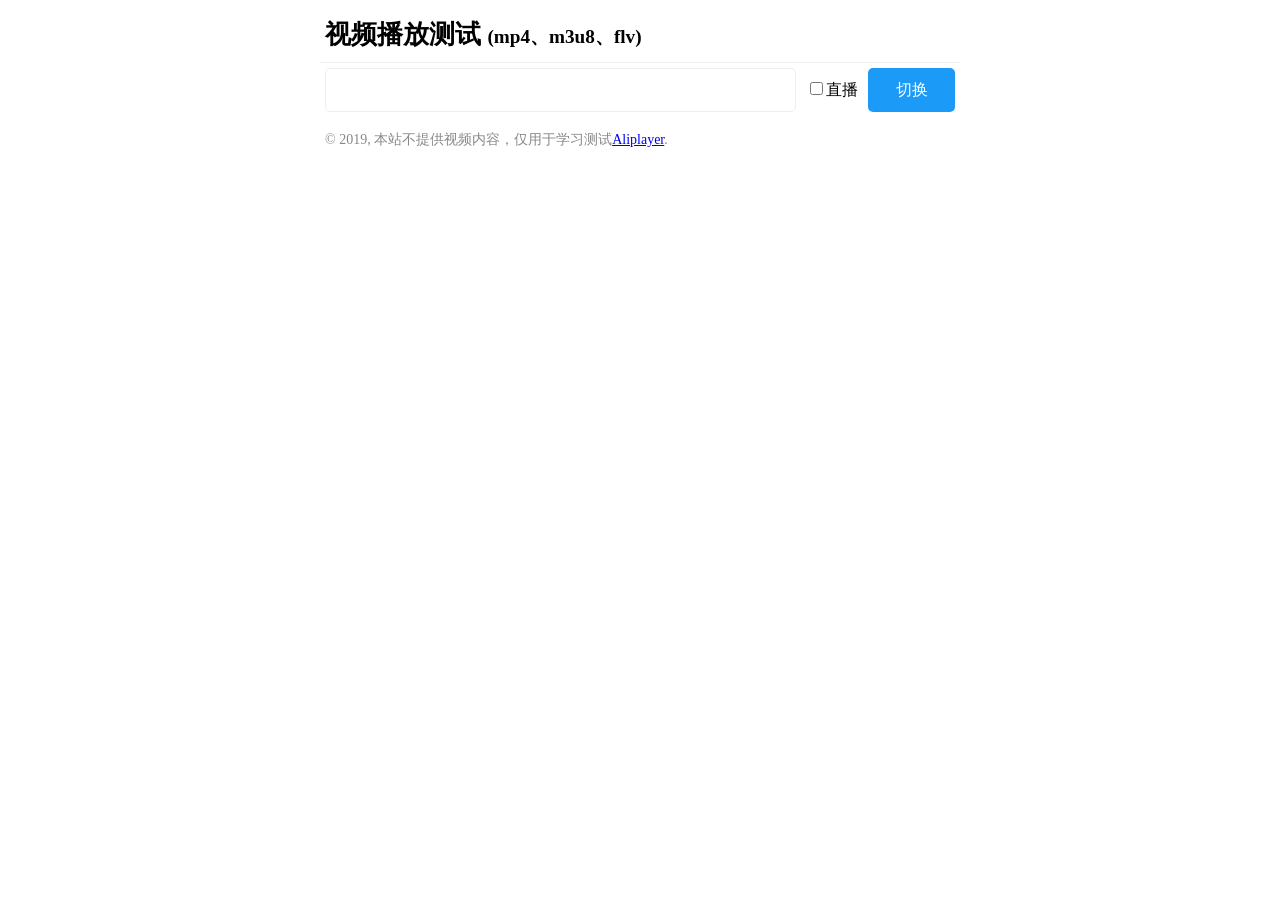
<file: pages/player.html>
<!DOCTYPE html>
<html>

<head>
    <meta charset="utf-8">
    <meta http-equiv="x-ua-compatible" content="IE=edge">
    <meta name="viewport" content="width=device-width, height=device-height, initial-scale=1, maximum-scale=1, minimum-scale=1, user-scalable=no" />
    <meta name="description" content="在线视频播放测试工具，集成阿里云播放器，支持 mp4、m3u8、flv 等格式的在线预览与播放。">
    <meta property="og:title" content="在线播放测试">
    <meta property="og:description" content="在线视频播放测试工具，集成阿里云播放器，支持 mp4、m3u8、flv 等格式的在线预览与播放。">
    <meta property="og:image" content="https://zqluo.com/assets/images/my.jpg">
    <meta property="og:url" content="https://zqluo.com/pages/player.html">
    <meta property="og:type" content="website">
    <title>在线播放测试</title>
    <link rel="stylesheet" href="https://g.alicdn.com/de/prismplayer/2.8.2/skins/default/aliplayer-min.css" />
    <script type="text/javascript" charset="utf-8" src="https://g.alicdn.com/de/prismplayer/2.8.2/aliplayer-min.js"></script>
    <script type="text/javascript" charset="utf-8" src="https://player.alicdn.com/aliplayer/presentation/js/aliplayercomponents.min.js"></script>
    <style type="text/css">
        body {
            background-color: #FFF;
            margin: 0;
        }
        
        .container,
        footer {
            width: 50%;
            margin: 0 auto;
            overflow: hidden;
        }
        
        @media(max-width: 1024px) {
            .container,
            footer {
                width: 100%;
                margin: 0 auto;
                overflow: hidden;
            }
        }
        
        .container h1 {
            font-size: 1.6em;
            padding-bottom: 10px;
            border-bottom: 1px solid #EEE;
            margin-bottom: 5px;
            padding-left: 5px;
            padding-right: 5px;
        }
        
        .container h1 small {
            font-size: 75%;
        }
        
        .container h2 a {
            text-decoration: none;
            color: #000;
        }
        
        .container #video-source {
            display: flex;
            justify-content: center;
            align-items: center;
            margin: 5px 0;
            padding-left: 5px;
            padding-right: 5px;
        }
        
        .container #videoUrl {
            flex-grow: 7;
            padding: 12px;
            border: 1px solid #EEE;
            border-radius: 5px;
            font-family: "Helvetica Neue Light", "Helvetica Neue", Helvetica, Arial, "Lucida Grande", sans-serif;
            font-size: 16px;
            color: #222;
            -webkit-appearance: none;
            -moz-appearance: none;
            appearance: none;
        }
        
        .container #video-source .is-live-box {
            margin-left: 10px;
            margin-right: 10px;
            -webkit-appearance: none;
            -moz-appearance: none;
            appearance: none;
        }
        
        .container .mybutton {
            background-color: #1B9AF7;
            border-color: #1B9AF7;
            color: #FFF;
            font-weight: 300;
            font-size: 16px;
            font-family: "Helvetica Neue Light", "Helvetica Neue", Helvetica, Arial, "Lucida Grande", sans-serif;
            text-decoration: none;
            text-align: center;
            padding: 10px;
            display: inline-block;
            appearance: none;
            cursor: pointer;
            border: none;
            -webkit-box-sizing: border-box;
            -moz-box-sizing: border-box;
            box-sizing: border-box;
            -webkit-transition-property: all;
            transition-property: all;
            -webkit-transition-duration: .3s;
            transition-duration: .3s;
            border-radius: 5px;
        }
        
        .container .live-source-btn {
            margin-top: 10px;
        }
        
        .container #video-source button {
            height: 44px;
            flex-grow: 1;
            margin: 0;
        }
        
        ul.channel-list {
            display: flex;
            margin: 0;
            padding: 0;
            list-style: none;
            flex-flow: row wrap;
            justify-content: center;
            align-content: center;
        }
        
        ul.channel-list li {
            margin: 5px;
            width: 100px;
        }
        
        ul.channel-list li.sources-group {
            width: 100%;
        }
        
        ul.channel-list li.sources-group a {
            text-decoration: none;
            font-size: 1.2em;
            font-weight: bold;
            color: #000;
            padding-bottom: 10px;
            text-transform: uppercase;
        }
        
        .container .mybutton:focus,
        .mybutton:hover {
            background-color: #4cb0f9;
            border-color: #4cb0f9;
            color: #FFF;
        }
        
        .container .mybutton:active {
            background-color: #2798eb;
            border-color: #2798eb;
            color: #0880d7;
        }
        
        #live-channel-slider {
            position: fixed;
            overflow-y: scroll;
            right: 0;
            top: 0;
            width: 30%;
            height: 100%;
            background-color: rgba(255, 255, 255, .75);
            transform: translateX(100%);
            -webkit-transform: translateX(100%);
            z-index: 1001;
            border-left: 1px solid #EEE;
            box-shadow: -5px 0 11px 3px rgba(0, 0, 0, 0.15);
        }
        
        .slide-in {
            animation: slide-in 0.5s forwards;
            -webkit-animation: slide-in 0.5s forwards;
        }
        
        .slide-out {
            animation: slide-out 0.5s forwards;
            -webkit-animation: slide-out 0.5s forwards;
        }
        
        @keyframes slide-in {
            100% {
                transform: translateX(0%);
            }
        }
        
        @-webkit-keyframes slide-in {
            100% {
                -webkit-transform: translateX(0%);
            }
        }
        
        @keyframes slide-out {
            0% {
                transform: translateX(0%);
            }
            100% {
                transform: translateX(100%);
            }
        }
        
        @-webkit-keyframes slide-out {
            0% {
                -webkit-transform: translateX(0%);
            }
            100% {
                -webkit-transform: translateX(100%);
            }
        }
        /*自定义直播源按钮*/
        
        .prism-channels-btn {
            color: #FFF;
            font-weight: bold;
            cursor: pointer;
        }
        
        footer p {
            font-size: 14px;
            color: #888;
            padding-left: 5px;
            padding-right: 5px;
        }
    </style>
</head>

<body>
    <div class="container">
        <h1>视频播放测试 <small>(mp4、m3u8、flv)</small></h1>
        <form onsubmit="return changeVideoSource();">
            <div id="video-source">
                <input type="text" name="videoUrl" id="videoUrl" />
                <span class="is-live-box"><input id="isLive" name="isLive" type="checkbox" value="1" autocomplete="false" /><label for="isLive">直播</label></span>
                <button class="mybutton" type="submit">切换</button>
            </div>
        </form>
        <div class="prism-player" id="player-con"></div>
    </div>
    <footer>
        <p>&copy; 2019, 本站不提供视频内容，仅用于学习测试<a href="https://player.alicdn.com/aliplayer/index.html" target="_blank">Aliplayer</a>.</p>
    </footer>
    <script>
        // 创建直播源按钮组件
        var LiveChannelsComponent = Aliplayer.Component({
            createEl: function(el) {
                var controlBar = el.querySelector(".prism-controlbar");
                var liveChannelBtn = document.createElement("div");
                liveChannelBtn.innerText = "直播源";
                liveChannelBtn.classList.add("prism-channels-btn");
                liveChannelBtn.setAttribute("style", "float: left; margin-left: 15px; margin-top: 13px;");
                controlBar.appendChild(liveChannelBtn);
                // 直播源列表菜单创建
                var slider = document.createElement("div");
                slider.setAttribute("id", "live-channel-slider");
                slider.setAttribute("class", '');
                slider.innerHTML = "<ul class='channel-list'></ul>";
                el.appendChild(slider);
                var changeUlList = slider.firstElementChild;
                var channels = [{
                    group: "wscdns源",
                    url: "https://www.sheng521.top/2908.html"
                }, {
                    name: "CCTV1综合",
                    url: "https://cctvcnch5c.v.wscdns.com/live/cctv1_2/index.m3u8"
                }, {
                    name: "CCTV1综合",
                    url: "http://cctvcnch5c.v.wscdns.com/live/cctv1_2/index.m3u8"
                }, {
                    name: "CCTV2财经",
                    url: "https://cctvalih5c.v.myalicdn.com/live/cctv2_2/index.m3u8"
                }, {
                    name: "CCTV2财经",
                    url: "http://cctvcnch5c.v.wscdns.com/live/cctv2_2/index.m3u8"
                }, {
                    name: "CCTV2财经",
                    url: "http://wxcnlive.videocc.net/vod1/cctv2169/01.m3u8"
                }, {
                    name: "CCTV3综艺",
                    url: "https://cctvtxyh5c.liveplay.myqcloud.com/live/cctv3_2_hd.m3u8"
                }, {
                    name: "CCTV3综艺",
                    url: "https://cctvtxyh5c.liveplay.myqcloud.com/live/cctv3_2/index.m3u8"
                }, {
                    name: "CCTV3综艺",
                    url: "http://cctvcnch5c.v.wscdns.com/live/cctv3_2/index.m3u8"
                }, {
                    name: "CCTV4国际",
                    url: "https://cctvcnch5c.v.wscdns.com/live/cctv4_2/index.m3u8"
                }, {
                    name: "CCTV4国际",
                    url: "http://cctvcnch5c.v.wscdns.com/live/cctv4_2/index.m3u8"
                }, {
                    name: "CCTV4国际",
                    url: "https://cctvcnch5c.v.wscdns.com/live/cctvamerica_2/index.m3u8"
                }, {
                    name: "CCTV6电影",
                    url: "http://cctvcnch5c.v.wscdns.com/live/cctv6_2/index.m3u8"
                }, {
                    name: "CCTV7军事农业",
                    url: "https://cctvalih5c.v.myalicdn.com/live/cctv7_2/index.m3u8"
                }, {
                    name: "CCTV7军事农业",
                    url: "http://cctvcnch5c.v.wscdns.com/live/cctv7_2/index.m3u8"
                }, {
                    name: "CCTV8电视剧",
                    url: "http://cctvcnch5c.v.wscdns.com/live/cctv8_2/index.m3u8"
                }, {
                    name: "CCTV10科教",
                    url: "http://cctvcnch5c.v.wscdns.com/live/cctv10_2/index.m3u8"
                }, {
                    name: "CCTV10科教",
                    url: "http://hls-ott-zhibo.wasu.tv/live/128/index.m3u8"
                }, {
                    name: "CCTV11戏曲",
                    url: "http://cctvcnch5c.v.wscdns.com/live/cctv11_2/index.m3u8"
                }, {
                    name: "CCTV12社会与法",
                    url: "http://cctvcnch5c.v.wscdns.com/live/cctv12_2/index.m3u8"
                }, {
                    name: "CCTV13新闻",
                    url: "https://cctvalih5c.v.myalicdn.com/live/cctv13_2/index.m3u8"
                }, {
                    name: "CCTV13新闻",
                    url: "https://cctvcnch5c.v.wscdns.com/live/cctv13_2/index.m3u8"
                }, {
                    name: "CCTV13新闻",
                    url: "http://cctvcnch5c.v.wscdns.com/live/cctv13_2/index.m3u8"
                }, {
                    name: "CCTV13新闻",
                    url: "http://cctvcnch5c.v.wscdns.com/live/cctv13_2/index.m3u8"
                }, {
                    name: "CCTV14少儿",
                    url: "https://cctvtxyh5c.liveplay.myqcloud.com/live/cctvchild_2_hd.m3u8"
                }, {
                    name: "CCTV14少儿",
                    url: "https://cctvtxyh5c.liveplay.myqcloud.com/live/cctvchild_2/index.m3u8"
                }, {
                    name: "CCTV15音乐",
                    url: "http://cctvcnch5c.v.wscdns.com/live/cctv15_2/index.m3u8"
                }, {
                    group: "其他源",
                    url: "https://www.sheng521.top/2908.html"
                }, {
                    name: "北京卫视",
                    url: "http://cctvalih5c.v.myalicdn.com/wstv/btv1_2/index.m3u8"
                }, {
                    name: "东方卫视",
                    url: "http://hw-stream.kksmg.com/hls/channel1401/index.m3u8"
                }, {
                    name: "广东卫视",
                    url: "http://cctvalih5c.v.myalicdn.com/wstv/guangdong_2/index.m3u8"
                }, {
                    name: "广西卫视",
                    url: "http://cctvalih5c.v.myalicdn.com/wstv/guangxi_2/index.m3u8"
                }, {
                    name: "湖北卫视",
                    url: "http://cctvalih5c.v.myalicdn.com/wstv/hubei_2/index.m3u8"
                }, {
                    name: "湖南卫视",
                    url: "http://ivi.bupt.edu.cn/hls/hunantv.m3u8"
                }, {
                    name: "江苏卫视",
                    url: "http://live2.plus.hebtv.com/jsws/sd/live.m3u8"
                }, {
                    name: "重庆卫视",
                    url: "http://cctvtxyh5c.liveplay.myqcloud.com/wstv/chongqing_2/index.m3u8"
                }, {
                    name: "四川卫视",
                    url: "http://cctvksw.v.kcdnvip.com/wstv/sichuan_2/index.m3u8"
                }, {
                    name: "山东卫视",
                    url: "http://cctvalih5c.v.myalicdn.com/wstv/shandong_2/index.m3u8"
                }, {
                    name: "山西卫视",
                    url: "http://cctvksw.v.kcdnvip.com/wstv/shan1xi_2/index.m3u8"
                }, {
                    name: "天津卫视",
                    url: "http://cctvalih5c.v.myalicdn.com/wstv/tianjin_2/index.m3u8"
                }, {
                    name: "东南卫视",
                    url: "http://cctvalih5c.v.myalicdn.com/wstv/dongnan_2/index.m3u8"
                }, {
                    name: "云南卫视",
                    url: "http://cctvtxyh5c.liveplay.myqcloud.com/wstv/yunnan_2/index.m3u8"
                }, {
                    name: "河北卫视",
                    url: "http://weblive.hebtv.com/live/hbws_bq/index.m3u8"
                }, {
                    name: "河南卫视",
                    url: "http://cctvalih5c.v.myalicdn.com/wstv/henan_2/index.m3u8"
                }, {
                    name: "浙江卫视",
                    url: "http://111.40.205.79/PLTV/88888888/224/3221225612/index.m3u8"
                }, {
                    name: "安徽卫视",
                    url: "http://cctvtxyh5c.liveplay.myqcloud.com/wstv/anhui_2/index.m3u8"
                }, {
                    name: "黑龙江卫视",
                    url: "http://cctvtxyh5c.liveplay.myqcloud.com/wstv/heilongjiang_2/index.m3u8"
                }, {
                    name: "江西卫视",
                    url: "http://cctvtxyh5c.liveplay.myqcloud.com/wstv/jiangxi_2/index.m3u8"
                }, {
                    name: "陕西卫视",
                    url: "http://cctvalih5c.v.myalicdn.com/wstv/shan3xi_2/index.m3u8"
                }, {
                    name: "辽宁卫视",
                    url: "http://cctvalih5c.v.myalicdn.com/wstv/liaoning_2/index.m3u8"
                }, {
                    name: "吉林卫视",
                    url: "http://cctvksw.v.kcdnvip.com/wstv/jilin_2/index.m3u8"
                }, {
                    name: "新疆卫视",
                    url: "http://livehyw2.sobeycache.com/xjtvs/zb01.m3u8"
                }, {
                    name: "青海卫视",
                    url: "http://cctvksw.v.kcdnvip.com/wstv/qinghai_2/index.m3u8"
                }, {
                    name: "甘肃卫视",
                    url: "http://cctvksw.v.kcdnvip.com/wstv/gansu_2/index.m3u8"
                }, {
                    name: "内蒙古卫视",
                    url: "http://cctvksw.v.kcdnvip.com/wstv/neimenggu_2/index.m3u8"
                }, {
                    name: "宁夏卫视",
                    url: "http://cctvksw.v.kcdnvip.com/wstv/ningxia_2/index.m3u8"
                }, {
                    name: "西藏卫视",
                    url: "http://183.207.249.11/PLTV/3/224/3221225579/index.m3u8"
                }, {
                    name: "深圳卫视",
                    url: "http://cctvalih5c.v.myalicdn.com/wstv/shenzhen_2/index.m3u8"
                }, {
                    name: "凤凰卫视中文台",
                    url: "http://ydn11.b-cdn.net/fhzw.m3u8"
                }, {
                    group: "北邮测试源",
                    url: "http://ivi.bupt.edu.cn"
                }, {
                    name: "CCTV-1综合高清",
                    url: "http://ivi.bupt.edu.cn/hls/cctv1hd.m3u8"
                }, {
                    name: "CCTV-3综艺高清",
                    url: "http://ivi.bupt.edu.cn/hls/cctv3hd.m3u8"
                }, {
                    name: "CCTV-5体育高清",
                    url: "http://ivi.bupt.edu.cn/hls/cctv5hd.m3u8"
                }, {
                    name: "CCTV-5+体育赛事高清",
                    url: "http://ivi.bupt.edu.cn/hls/cctv5phd.m3u8"
                }, {
                    name: "CCTV-6电影高清",
                    url: "http://ivi.bupt.edu.cn/hls/cctv6hd.m3u8"
                }, {
                    name: "CCTV-8电视剧高清",
                    url: "http://ivi.bupt.edu.cn/hls/cctv8hd.m3u8"
                }, {
                    name: "CHC高清电影",
                    url: "http://ivi.bupt.edu.cn/hls/chchd.m3u8"
                }, {
                    name: "北京卫视高清",
                    url: "http://ivi.bupt.edu.cn/hls/btv1hd.m3u8"
                }, {
                    name: "北京文艺高清",
                    url: "http://ivi.bupt.edu.cn/hls/btv2hd.m3u8"
                }, {
                    name: "北京体育高清",
                    url: "http://ivi.bupt.edu.cn/hls/btv6hd.m3u8"
                }, {
                    name: "北京纪实高清",
                    url: "http://ivi.bupt.edu.cn/hls/btv11hd.m3u8"
                }, {
                    name: "湖南卫视高清",
                    url: "http://ivi.bupt.edu.cn/hls/hunanhd.m3u8"
                }, {
                    name: "浙江卫视高清",
                    url: "http://ivi.bupt.edu.cn/hls/zjhd.m3u8"
                }, {
                    name: "江苏卫视高清",
                    url: "http://ivi.bupt.edu.cn/hls/jshd.m3u8"
                }, {
                    name: "东方卫视高清",
                    url: "http://ivi.bupt.edu.cn/hls/dfhd.m3u8"
                }, {
                    name: "安徽卫视高清",
                    url: "http://ivi.bupt.edu.cn/hls/ahhd.m3u8"
                }, {
                    name: "黑龙江卫视高清",
                    url: "http://ivi.bupt.edu.cn/hls/hljhd.m3u8"
                }, {
                    name: "辽宁卫视高清",
                    url: "http://ivi.bupt.edu.cn/hls/lnhd.m3u8"
                }, {
                    name: "深圳卫视高清",
                    url: "http://ivi.bupt.edu.cn/hls/szhd.m3u8"
                }, {
                    name: "广东卫视高清",
                    url: "http://ivi.bupt.edu.cn/hls/gdhd.m3u8"
                }, {
                    name: "天津卫视高清",
                    url: "http://ivi.bupt.edu.cn/hls/tjhd.m3u8"
                }, {
                    name: "湖北卫视高清",
                    url: "http://ivi.bupt.edu.cn/hls/hbhd.m3u8"
                }, {
                    name: "山东卫视高清",
                    url: "http://ivi.bupt.edu.cn/hls/sdhd.m3u8"
                }, {
                    name: "重庆卫视高清",
                    url: "http://ivi.bupt.edu.cn/hls/cqhd.m3u8"
                }, {
                    name: "CCTV-1综合",
                    url: "http://ivi.bupt.edu.cn/hls/cctv1.m3u8"
                }, {
                    name: "CCTV-2财经",
                    url: "http://ivi.bupt.edu.cn/hls/cctv2.m3u8"
                }, {
                    name: "CCTV-3综艺",
                    url: "http://ivi.bupt.edu.cn/hls/cctv3.m3u8"
                }, {
                    name: "CCTV-4中文国际",
                    url: "http://ivi.bupt.edu.cn/hls/cctv4.m3u8"
                }, {
                    name: "CCTV-5体育",
                    url: "http://ivi.bupt.edu.cn/hls/cctv5.m3u8"
                }, {
                    name: "CCTV-6电影",
                    url: "http://ivi.bupt.edu.cn/hls/cctv6.m3u8"
                }, {
                    name: "CCTV-7军事农业",
                    url: "http://ivi.bupt.edu.cn/hls/cctv7.m3u8"
                }, {
                    name: "CCTV-8电视剧",
                    url: "http://ivi.bupt.edu.cn/hls/cctv8.m3u8"
                }, {
                    name: "CCTV-9纪录",
                    url: "http://ivi.bupt.edu.cn/hls/cctv9.m3u8"
                }, {
                    name: "CCTV-10科教",
                    url: "http://ivi.bupt.edu.cn/hls/cctv10.m3u8"
                }, {
                    name: "CCTV-11戏曲",
                    url: "http://ivi.bupt.edu.cn/hls/cctv11.m3u8"
                }, {
                    name: "CCTV-12社会与法",
                    url: "http://ivi.bupt.edu.cn/hls/cctv12.m3u8"
                }, {
                    name: "CCTV-13新闻",
                    url: "http://ivi.bupt.edu.cn/hls/cctv13.m3u8"
                }, {
                    name: "CCTV-14少儿",
                    url: "http://ivi.bupt.edu.cn/hls/cctv14.m3u8"
                }, {
                    name: "CCTV-15音乐",
                    url: "http://ivi.bupt.edu.cn/hls/cctv15.m3u8"
                }, {
                    name: "CCTV-NEWS",
                    url: "http://ivi.bupt.edu.cn/hls/cctv16.m3u8"
                }, {
                    name: "北京卫视",
                    url: "http://ivi.bupt.edu.cn/hls/btv1.m3u8"
                }, {
                    name: "北京文艺",
                    url: "http://ivi.bupt.edu.cn/hls/btv2.m3u8"
                }, {
                    name: "北京科教",
                    url: "http://ivi.bupt.edu.cn/hls/btv3.m3u8"
                }, {
                    name: "北京影视",
                    url: "http://ivi.bupt.edu.cn/hls/btv4.m3u8"
                }, {
                    name: "北京财经",
                    url: "http://ivi.bupt.edu.cn/hls/btv5.m3u8"
                }, {
                    name: "北京体育",
                    url: "http://ivi.bupt.edu.cn/hls/btv6.m3u8"
                }, {
                    name: "北京生活",
                    url: "http://ivi.bupt.edu.cn/hls/btv7.m3u8"
                }, {
                    name: "北京青年",
                    url: "http://ivi.bupt.edu.cn/hls/btv8.m3u8"
                }, {
                    name: "北京新闻",
                    url: "http://ivi.bupt.edu.cn/hls/btv9.m3u8"
                }, {
                    name: "北京卡酷少儿",
                    url: "http://ivi.bupt.edu.cn/hls/btv10.m3u8"
                }, {
                    name: "深圳卫视",
                    url: "http://ivi.bupt.edu.cn/hls/sztv.m3u8"
                }, {
                    name: "安徽卫视",
                    url: "http://ivi.bupt.edu.cn/hls/ahtv.m3u8"
                }, {
                    name: "河南卫视",
                    url: "http://ivi.bupt.edu.cn/hls/hntv.m3u8"
                }, {
                    name: "陕西卫视",
                    url: "http://ivi.bupt.edu.cn/hls/sxtv.m3u8"
                }, {
                    name: "吉林卫视",
                    url: "http://ivi.bupt.edu.cn/hls/jltv.m3u8"
                }, {
                    name: "广东卫视",
                    url: "http://ivi.bupt.edu.cn/hls/gdtv.m3u8"
                }, {
                    name: "山东卫视",
                    url: "http://ivi.bupt.edu.cn/hls/sdtv.m3u8"
                }, {
                    name: "湖北卫视",
                    url: "http://ivi.bupt.edu.cn/hls/hbtv.m3u8"
                }, {
                    name: "广西卫视",
                    url: "http://ivi.bupt.edu.cn/hls/gxtv.m3u8"
                }, {
                    name: "河北卫视",
                    url: "http://ivi.bupt.edu.cn/hls/hebtv.m3u8"
                }, {
                    name: "西藏卫视",
                    url: "http://ivi.bupt.edu.cn/hls/xztv.m3u8"
                }, {
                    name: "内蒙古卫视",
                    url: "http://ivi.bupt.edu.cn/hls/nmtv.m3u8"
                }, {
                    name: "青海卫视",
                    url: "http://ivi.bupt.edu.cn/hls/qhtv.m3u8"
                }, {
                    name: "四川卫视",
                    url: "http://ivi.bupt.edu.cn/hls/sctv.m3u8"
                }, {
                    name: "江苏卫视",
                    url: "http://ivi.bupt.edu.cn/hls/jstv.m3u8"
                }, {
                    name: "天津卫视",
                    url: "http://ivi.bupt.edu.cn/hls/tjtv.m3u8"
                }, {
                    name: "山西卫视",
                    url: "http://ivi.bupt.edu.cn/hls/sxrtv.m3u8"
                }, {
                    name: "辽宁卫视",
                    url: "http://ivi.bupt.edu.cn/hls/lntv.m3u8"
                }, {
                    name: "厦门卫视",
                    url: "http://ivi.bupt.edu.cn/hls/xmtv.m3u8"
                }, {
                    name: "新疆卫视",
                    url: "http://ivi.bupt.edu.cn/hls/xjtv.m3u8"
                }, {
                    name: "东方卫视",
                    url: "http://ivi.bupt.edu.cn/hls/dftv.m3u8"
                }, {
                    name: "黑龙江卫视",
                    url: "http://ivi.bupt.edu.cn/hls/hljtv.m3u8"
                }, {
                    name: "湖南卫视",
                    url: "http://ivi.bupt.edu.cn/hls/hunantv.m3u8"
                }, {
                    name: "云南卫视",
                    url: "http://ivi.bupt.edu.cn/hls/yntv.m3u8"
                }, {
                    name: "江西卫视",
                    url: "http://ivi.bupt.edu.cn/hls/jxtv.m3u8"
                }, {
                    name: "福建东南卫视",
                    url: "http://ivi.bupt.edu.cn/hls/dntv.m3u8"
                }, {
                    name: "浙江卫视",
                    url: "http://ivi.bupt.edu.cn/hls/zjtv.m3u8"
                }, {
                    name: "贵州卫视",
                    url: "http://ivi.bupt.edu.cn/hls/gztv.m3u8"
                }, {
                    name: "宁夏卫视",
                    url: "http://ivi.bupt.edu.cn/hls/nxtv.m3u8"
                }, {
                    name: "甘肃卫视",
                    url: "http://ivi.bupt.edu.cn/hls/gstv.m3u8"
                }, {
                    name: "重庆卫视",
                    url: "http://ivi.bupt.edu.cn/hls/cqtv.m3u8"
                }, {
                    name: "兵团卫视",
                    url: "http://ivi.bupt.edu.cn/hls/bttv.m3u8"
                }, {
                    name: "旅游卫视",
                    url: "http://ivi.bupt.edu.cn/hls/lytv.m3u"
                }];
                for (var i = 0; i < channels.length; i++) {
                    var channelItem = document.createElement("li");
                    if (!channels[i].group) {
                        channelItem.setAttribute("rel", channels[i].url);
                        channelItem.classList.add("mybutton");
                        channelItem.innerText = channels[i].name;
                        changeUlList.appendChild(channelItem);
                        channelItem.onclick = function() {
                            changeSourceUrl(this.getAttribute("rel"), true);
                        }
                    } else {
                        channelItem.classList.add("sources-group");
                        channelItem.innerHTML = "<a href='" + channels[i].url + "' target='_blank'>" + channels[i].group + "</a>";
                        changeUlList.appendChild(channelItem);
                    }
                }
                // 点击显示隐藏频道列表
                liveChannelBtn.addEventListener('click', function(event) {
                    event.stopPropagation();
                    var isOpen = slider.classList.contains('slide-in');
                    slider.setAttribute('class', isOpen ? 'slide-out' : 'slide-in');
                });
            },
            toggleChannelList: function() {
                var slider = document.querySelector("#live-channel-slider");
                var isOpen = slider.classList.contains('slide-in');
                slider.setAttribute('class', isOpen ? 'slide-out' : 'slide-in');
            },
            hideChannelList: function() {
                var slider = document.querySelector("#live-channel-slider");
                var isOpen = slider.classList.contains('slide-in');
                if (isOpen) {
                    slider.setAttribute('class', 'slide-out');
                }
            }
        });
        const startUrl = "https://player.alicdn.com/video/aliyunmedia.mp4";
        const skinLayout = [{
            "name": "bigPlayButton",
            "align": "cc"
        }, {
            "name": "H5Loading",
            "align": "cc"
        }, {
            "name": "errorDisplay",
            "align": "tlabs",
            "x": 0,
            "y": 0
        }, {
            "name": "infoDisplay"
        }, {
            "name": "tooltip",
            "align": "blabs",
            "x": 0,
            "y": 56
        }, {
            "name": "thumbnail"
        }, {
            "name": "controlBar",
            "align": "blabs",
            "x": 0,
            "y": 0,
            "children": [{
                "name": "progress",
                "align": "blabs",
                "x": 0,
                "y": 44
            }, {
                "name": "playButton",
                "align": "tl",
                "x": 15,
                "y": 12
            }, {
                "name": "timeDisplay",
                "align": "tl",
                "x": 15,
                "y": 3
            }, {
                "name": "fullScreenButton",
                "align": "tr",
                "x": 10,
                "y": 12
            }, {
                "name": "setting",
                "align": "tr",
                "x": 15,
                "y": 12
            }, {
                "name": "volume",
                "align": "tr",
                "x": 5,
                "y": 10
            }]
        }];
        var player = new Aliplayer({
            "id": "player-con",
            "source": startUrl,
            "width": "100%",
            "height": "500px",
            "autoplay": false,
            "isLive": false,
            "rePlay": false,
            "playsinline": true,
            "preload": true,
            "controlBarVisibility": "hover",
            "useH5Prism": true,
            "components": [{
                // 记忆播放组件
                "name": 'MemoryPlayComponent',
                "type": AliPlayerComponent.MemoryPlayComponent,
                "args": [true] // 自动定点播放
            }, {
                // 直播源组件
                "name": "LiveChannelsComponent",
                "type": LiveChannelsComponent
            }],
            "skinLayout": skinLayout
        }, function(player) {
            var sourceElm = document.getElementById("videoUrl");
            sourceElm.value = startUrl;

            mouseClickPlayOrPause();
        });

        // 切换播放源
        function changeVideoSource() {
            var sourceElm = document.getElementById("videoUrl");
            var sourceUrl = sourceElm.value;
            var isLiveElm = document.getElementById("isLive");
            var isLive = isLiveElm.checked;
            if (sourceUrl && sourceUrl.trim() != "" && player) {
                changeSourceUrl(sourceUrl, isLive);
            } else {
                alert("播放地址不能为空！");
            }
            return false;
        }

        function changeSourceUrl(url, isLive) {
            console.log(url);
            // 地址协议不一样切换地处理
            player.dispose(); // 销毁
            // 重新创建
            setTimeout(function() {
                player = new Aliplayer({
                    id: 'player-con',
                    autoplay: true,
                    isLive: isLive,
                    playsinline: true,
                    source: url,
                    components: [{
                        // 自动定点播放
                        name: 'MemoryPlayComponent',
                        type: AliPlayerComponent.MemoryPlayComponent,
                        args: [true]
                    }, {
                        // 直播源组件
                        "name": "LiveChannelsComponent",
                        "type": LiveChannelsComponent
                    }],
                    skinLayout: skinLayout
                }, function(player) {
                    var sourceElm = document.getElementById("videoUrl");
                    sourceElm.value = url;
                    var isLiveElm = document.getElementById("isLive");
                    isLiveElm.checked = isLive;
                    // 鼠标事件
                    mouseClickPlayOrPause();
                });
            }, 1000);
        }

        function mouseClickPlayOrPause() {
            // 鼠标点击暂停与播放
            var playerContainer = document.querySelector("#player-con video");
            playerContainer.onmouseup = function(event) {
                event.stopPropagation(); // 阻止冒泡事件
                event.preventDefault();
                console.log(event.button);
                if (event.button == 0) {
                    // 鼠标左键
                    var bigPlayer = document.querySelector("#player-con .prism-big-play-btn");
                    if (player.getStatus() == 'playing') {
                        player.pause();
                        bigPlayer.setAttribute("style", "display: block");
                    } else if (player.getStatus() == 'pause') {
                        player.play();
                        bigPlayer.setAttribute("style", "display: none");
                    }
                    var component = player.getComponent('LiveChannelsComponent');
                    if (component) {
                        component.hideChannelList();
                    }
                }
            };
            // 全击显示或退出全屏
            playerContainer.ondblclick = function(event) {
                event.stopPropagation(); // 阻止冒泡事件
                event.preventDefault();
                if (player.fullscreenService.getIsFullScreen()) {
                    player.fullscreenService.cancelFullScreen();
                } else {
                    player.fullscreenService.requestFullScreen();
                }
            };
            // 鼠标移动显示控制条
            document.querySelector("#player-con").onmousemove = function(event) {
                event.preventDefault();
                var controllerBar = document.querySelector("#player-con .prism-controlbar");
                if (controllerBar) {
                    controllerBar.style.display = "block";
                }
            }
        }

        window.onload = function() {
            document.onkeydown = function(e) {
                var keyNum = window.event ? e.keyCode : e.which;
                // 空格暂停播放
                if (keyNum == '32') {
                    var bigPlayer = document.querySelector("#player-con .prism-big-play-btn");
                    if (player.getStatus() == 'playing') {
                        player.pause();
                        bigPlayer.setAttribute("style", "display: block");
                    } else if (player.getStatus() == 'pause') {
                        player.play();
                        bigPlayer.setAttribute("style", "display: none");
                    }
                } else if (keyNum == '37') {
                    // 快进
                    var videotimes = player.getDuration();
                    var playnum = player.getCurrentTime();
                    playnum = parseInt(playnum - 10);
                    if (playnum <= (videotimes - 30)) {
                        player.seek(playnum);
                    }
                } else if (keyNum == '39') {
                    // 快退
                    var videotimes = player.getDuration();
                    var playnum = player.getCurrentTime();
                    playnum = parseInt(playnum + 10);
                    if (playnum > 15) {
                        player.seek(playnum);
                    } else {
                        player.seek(0);
                    }
                } else if (keyNum == '38') {
                    // 音量大
                    var volume = parseInt(player.getVolume() * 100);
                    if (volume < 100) {
                        volume = (volume + 1) / 100;
                        console.log(volume);
                        player.setVolume(volume);
                    }
                } else if (keyNum == '40') {
                    // 音量小
                    var volume = parseInt(player.getVolume() * 100);
                    if (volume > 0) {
                        volume = (volume - 1) / 100;
                        player.setVolume(volume);
                    }
                }
            };

            document.addEventListener("click", function(event) {
                var component = player.getComponent('LiveChannelsComponent');
                if (component) {
                    component.hideChannelList();
                }
            });
        };
    </script>
</body>
</file>
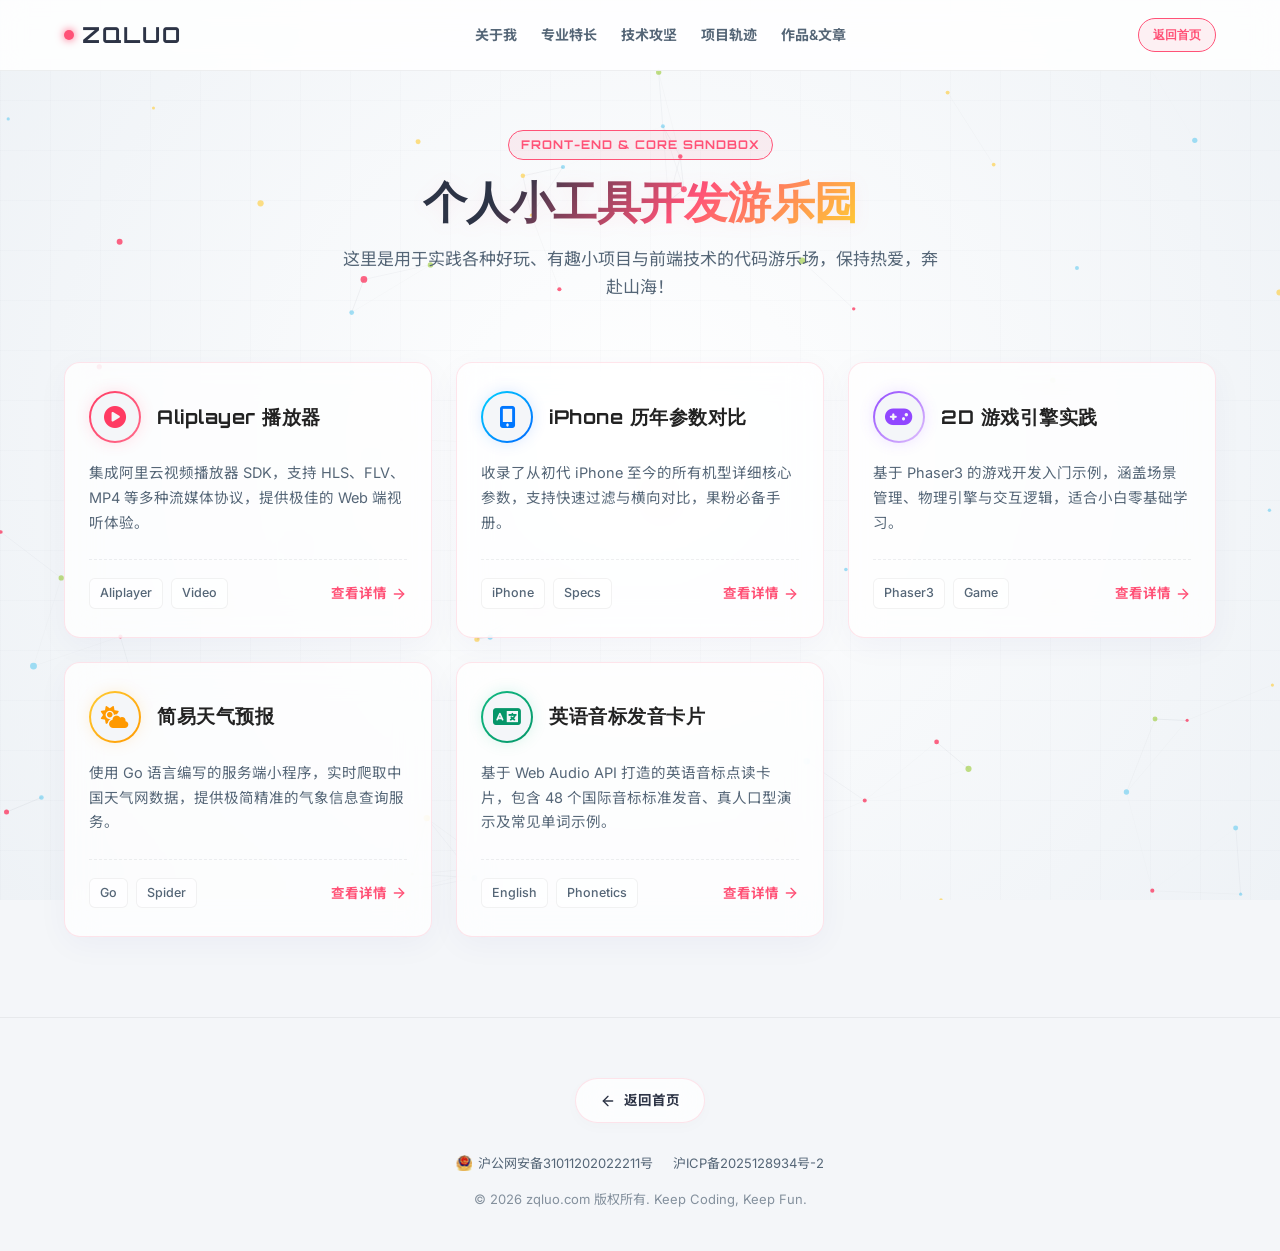
<file: pages/playground.html>
<!DOCTYPE html>
<html lang="zh-CN">

<head>
    <meta charset="UTF-8">
    <link rel="shortcut icon" type="image/x-icon" href="/assets/images/favicon.ico" />
    <meta name="viewport"
        content="width=device-width, initial-scale=1.0, maximum-scale=1.0, user-scalable=0, viewport-fit=cover">
    <meta http-equiv="X-UA-Compatible" content="IE=edge">
    
    <!-- SEO Optimization -->
    <title>独坐码前-ZQLUO-的个人小工具开发游乐园</title>
    <meta name="description" content="独坐码前-ZQLUO 的个人小工具开发游乐园。在这里汇集了我平时实践与开发的一些好玩、有趣的小项目和小工具源码，纯前端技术实现展示。">
    <meta name="keywords" content="独坐码前, ZQLUO, 工具, 游乐场, 前端开发, 实践, 纯前端, 项目展示, Playground">
    <meta name="author" content="ZQLUO">
    <link rel="canonical" href="https://zqluo.com/pages/playground.html">

    <!-- Open Graph / Share Cards -->
    <meta property="og:title" content="独坐码前-ZQLUO-的个人小工具开发游乐园">
    <meta property="og:description" content="独坐码前-ZQLUO 的个人小工具开发游乐园。在这里汇集了我平时实践与开发的一些好玩、有趣的小项目和小工具源码，纯前端技术实现展示。">
    <meta property="og:image" content="https://zqluo.com/assets/images/my.jpg">
    <meta property="og:url" content="https://zqluo.com/pages/playground.html">
    <meta property="og:type" content="website">

    <!-- Font Awesome Icons -->
    <link rel="stylesheet" href="/assets/font-awesome/css/all.min.css">

    <!-- Local Fonts -->
    <link rel="stylesheet" href="/assets/fonts/fonts.css">

    <style>
        /* CSS Reset & Variables */
        :root {
            --bg-color: #f4f6f9;
            --bg-card: rgba(255, 255, 255, 0.75);
            --border-color: rgba(255, 82, 119, 0.15);
            --border-hover: rgba(45, 52, 70, 0.25);
            --primary: #ff5277;
            --primary-glow: rgba(255, 82, 119, 0.25);
            --secondary: #2d3446;
            --secondary-glow: rgba(45, 52, 70, 0.25);
            --tertiary: #ffcc33;
            --text-main: #222222;
            --text-muted: #556677;
            --font-inter: 'Inter', 'Noto Sans SC', sans-serif;
            --font-tech: 'Orbitron', 'Fira Code', sans-serif;
            --transition: all 0.3s cubic-bezier(0.4, 0, 0.2, 1);
            --border-radius: 16px;
        }

        * {
            box-sizing: border-box;
            margin: 0;
            padding: 0;
            scroll-behavior: smooth;
        }

        body {
            background-color: var(--bg-color);
            color: var(--text-main);
            font-family: var(--font-inter);
            font-size: 16px;
            line-height: 1.65;
            min-height: 100vh;
            display: flex;
            flex-direction: column;
            overflow-x: hidden;
        }

        /* Tech canvas particles */
        #canvas-container {
            position: fixed;
            top: 0;
            left: 0;
            width: 100vw;
            height: 100vh;
            z-index: -1;
            pointer-events: none;
            overflow: hidden;
            background: radial-gradient(circle at 50% 50%, #ffffff 0%, #eef2f6 100%);
        }

        /* Cyberpunk Grid Overlay */
        #canvas-container::after {
            content: '';
            position: absolute;
            top: 0;
            left: 0;
            width: 100%;
            height: 100%;
            background-image:
                linear-gradient(rgba(45, 52, 70, 0.015) 1px, transparent 1px),
                linear-gradient(90deg, rgba(45, 52, 70, 0.015) 1px, transparent 1px);
            background-size: 50px 50px;
            pointer-events: none;
        }

        /* Glassmorphism card */
        .glass-card {
            background: var(--bg-card);
            backdrop-filter: blur(16px);
            -webkit-backdrop-filter: blur(16px);
            border: 1px solid var(--border-color);
            border-radius: var(--border-radius);
            box-shadow: 0 8px 32px 0 rgba(31, 38, 135, 0.04);
            transition: var(--transition);
        }

        /* Wrapper */
        .wrapper {
            max-width: 1200px;
            margin: 0 auto;
            padding: 0 24px;
            width: 100%;
        }

        /* Navigation Bar */
        header.navbar {
            position: fixed;
            top: 0;
            left: 0;
            width: 100%;
            z-index: 100;
            background: rgba(255, 255, 255, 0.85);
            backdrop-filter: blur(12px);
            -webkit-backdrop-filter: blur(12px);
            border-bottom: 1px solid rgba(45, 52, 70, 0.08);
        }

        header.navbar .wrapper {
            display: flex;
            justify-content: space-between;
            align-items: center;
            height: 70px;
        }

        header.navbar .logo {
            font-family: var(--font-tech);
            font-size: 22px;
            font-weight: 700;
            letter-spacing: 2px;
            text-decoration: none;
            display: flex;
            align-items: center;
            gap: 8px;
            color: var(--secondary);
        }

        header.navbar .logo::before {
            content: '';
            display: inline-block;
            width: 10px;
            height: 10px;
            background: var(--primary);
            border-radius: 50%;
            box-shadow: 0 0 8px var(--primary);
            animation: pulse 2s infinite;
        }

        header.navbar nav {
            display: flex;
            gap: 24px;
            align-items: center;
        }

        header.navbar nav a {
            color: var(--text-muted);
            text-decoration: none;
            font-size: 14px;
            font-weight: 600;
            transition: var(--transition);
            position: relative;
            padding: 6px 0;
        }

        header.navbar nav a:hover {
            color: var(--primary);
        }

        header.navbar nav a::after {
            content: '';
            position: absolute;
            bottom: 0;
            left: 0;
            width: 100%;
            height: 2px;
            background-color: var(--primary);
            transform: scaleX(0);
            transition: transform 0.3s cubic-bezier(0.4, 0, 0.2, 1);
            transform-origin: bottom right;
        }

        header.navbar nav a:hover::after {
            transform: scaleX(1);
            transform-origin: bottom left;
        }

        .lang-toggle-btn {
            background: rgba(255, 82, 119, 0.08);
            border: 1px solid var(--primary);
            color: var(--primary);
            padding: 6px 14px;
            border-radius: 20px;
            font-family: var(--font-tech);
            font-size: 12px;
            font-weight: 600;
            cursor: pointer;
            transition: var(--transition);
            text-decoration: none;
            text-align: center;
        }

        .lang-toggle-btn:hover {
            background: var(--primary);
            color: #ffffff;
            box-shadow: 0 0 12px var(--primary-glow);
        }

        /* Page Header / Hero */
        .page-header {
            padding: 130px 0 60px;
            text-align: center;
            position: relative;
        }

        .header-content {
            max-width: 800px;
            margin: 0 auto;
            display: flex;
            flex-direction: column;
            align-items: center;
            gap: 16px;
        }

        .hero-badge {
            background: rgba(255, 82, 119, 0.08);
            border: 1px solid var(--primary);
            padding: 4px 12px;
            border-radius: 20px;
            font-family: var(--font-tech);
            font-size: 12px;
            font-weight: 600;
            color: var(--primary);
            letter-spacing: 1px;
            text-transform: uppercase;
        }

        .title {
            font-family: var(--font-tech);
            font-size: 44px;
            font-weight: 900;
            line-height: 1.2;
            letter-spacing: -0.5px;
            background: linear-gradient(135deg, var(--secondary) 20%, var(--primary) 60%, var(--tertiary) 100%);
            -webkit-background-clip: text;
            -webkit-text-fill-color: transparent;
            filter: drop-shadow(0 2px 8px rgba(255, 82, 119, 0.08));
        }

        .subtitle {
            font-size: 17px;
            color: var(--text-muted);
            max-width: 600px;
            line-height: 1.7;
        }

        /* Main Container */
        .main-container {
            flex: 1;
            margin-bottom: 80px;
        }

        /* Project Grid */
        .project-grid {
            display: grid;
            grid-template-columns: repeat(auto-fill, minmax(340px, 1fr));
            gap: 24px;
        }

        /* Project Card */
        .project-card {
            padding: 28px 24px;
            display: flex;
            flex-direction: column;
            text-decoration: none;
            color: inherit;
            position: relative;
            overflow: hidden;
            animation: slideUp 0.6s cubic-bezier(0.16, 1, 0.3, 1) forwards;
            opacity: 0;
            transform: translateY(30px);
        }

        .project-card:hover {
            border-color: var(--border-hover);
            box-shadow: 0 12px 40px 0 rgba(255, 82, 119, 0.08);
            transform: translateY(-4px);
        }

        .card-header {
            display: flex;
            align-items: center;
            margin-bottom: 18px;
        }

        .card-icon-container {
            width: 52px;
            height: 52px;
            border-radius: 50%;
            padding: 2px;
            background: linear-gradient(135deg, var(--secondary), var(--primary), var(--tertiary));
            box-shadow: 0 0 15px rgba(255, 82, 119, 0.1);
            display: flex;
            align-items: center;
            justify-content: center;
            margin-right: 16px;
            transition: var(--transition);
        }

        .card-icon {
            width: 100%;
            height: 100%;
            border-radius: 50%;
            background: var(--bg-color);
            display: flex;
            align-items: center;
            justify-content: center;
            font-size: 22px;
            transition: var(--transition);
        }

        .project-card:hover .card-icon-container {
            transform: rotate(-10deg) scale(1.08);
            box-shadow: 0 0 20px rgba(255, 82, 119, 0.3);
        }

        .project-card:hover .card-icon {
            background: linear-gradient(135deg, var(--secondary), var(--primary));
            color: #ffffff;
        }

        /* Card Icon Color Themes based on project descriptions */
        /* 1. Aliplayer (Video) - Red/Rose */
        .icon-video .card-icon-container {
            background: linear-gradient(135deg, #ff3b63, #ff6b8b);
            box-shadow: 0 0 15px rgba(255, 59, 99, 0.15);
        }
        .icon-video .card-icon {
            color: #ff3b63;
        }
        .icon-video:hover .card-icon-container {
            box-shadow: 0 0 20px rgba(255, 59, 99, 0.4);
        }
        .icon-video:hover .card-icon {
            background: linear-gradient(135deg, #ff3b63, #ff6b8b);
            color: #ffffff;
        }

        /* 2. iPhone (Specs) - Teal/Blue */
        .icon-specs .card-icon-container {
            background: linear-gradient(135deg, #00d2ff, #0066ff);
            box-shadow: 0 0 15px rgba(0, 102, 255, 0.15);
        }
        .icon-specs .card-icon {
            color: #0077ff;
        }
        .icon-specs:hover .card-icon-container {
            box-shadow: 0 0 20px rgba(0, 102, 255, 0.4);
        }
        .icon-specs:hover .card-icon {
            background: linear-gradient(135deg, #00d2ff, #0066ff);
            color: #ffffff;
        }

        /* 3. 2D Game (Phaser) - Purple/Indigo */
        .icon-game .card-icon-container {
            background: linear-gradient(135deg, #9147ff, #e0c3fc);
            box-shadow: 0 0 15px rgba(145, 71, 255, 0.15);
        }
        .icon-game .card-icon {
            color: #9147ff;
        }
        .icon-game:hover .card-icon-container {
            box-shadow: 0 0 20px rgba(145, 71, 255, 0.4);
        }
        .icon-game:hover .card-icon {
            background: linear-gradient(135deg, #9147ff, #e0c3fc);
            color: #ffffff;
        }

        /* 4. Weather (Go/Spider) - Yellow/Orange */
        .icon-weather .card-icon-container {
            background: linear-gradient(135deg, #ffcc33, #ff9900);
            box-shadow: 0 0 15px rgba(255, 153, 0, 0.15);
        }
        .icon-weather .card-icon {
            color: #ff9900;
        }
        .icon-weather:hover .card-icon-container {
            box-shadow: 0 0 20px rgba(255, 153, 0, 0.4);
        }
        .icon-weather:hover .card-icon {
            background: linear-gradient(135deg, #ffcc33, #ff9900);
            color: #ffffff;
        }

        /* 5. Phonetics (Language) - Emerald/Green */
        .icon-lang .card-icon-container {
            background: linear-gradient(135deg, #10b981, #059669);
            box-shadow: 0 0 15px rgba(16, 185, 129, 0.15);
        }
        .icon-lang .card-icon {
            color: #059669;
        }
        .icon-lang:hover .card-icon-container {
            box-shadow: 0 0 20px rgba(16, 185, 129, 0.4);
        }
        .icon-lang:hover .card-icon {
            background: linear-gradient(135deg, #10b981, #059669);
            color: #ffffff;
        }

        .card-title {
            font-family: var(--font-tech);
            font-size: 19px;
            font-weight: 700;
            color: var(--text-main);
            letter-spacing: 0.5px;
        }

        .card-desc {
            font-size: 14.5px;
            color: var(--text-muted);
            line-height: 1.7;
            margin-bottom: 24px;
            flex-grow: 1;
        }

        .card-footer {
            display: flex;
            justify-content: space-between;
            align-items: center;
            border-top: 1px dashed rgba(45, 52, 70, 0.08);
            padding-top: 18px;
        }

        .tech-tags {
            display: flex;
            gap: 8px;
            flex-wrap: wrap;
        }

        .tech-tag {
            background: rgba(255, 255, 255, 0.6);
            border: 1px solid rgba(0, 0, 0, 0.05);
            color: var(--text-muted);
            padding: 4px 10px;
            border-radius: 6px;
            font-size: 12.5px;
            font-weight: 500;
            transition: var(--transition);
        }

        .project-card:hover .tech-tag {
            background: rgba(255, 82, 119, 0.08);
            border-color: var(--primary);
            color: var(--primary);
            box-shadow: 0 0 8px rgba(255, 82, 119, 0.15);
        }

        .card-action {
            color: var(--primary);
            font-weight: 600;
            font-size: 13.5px;
            display: flex;
            align-items: center;
            gap: 4px;
            transition: var(--transition);
        }

        .card-action svg {
            width: 16px;
            height: 16px;
            transition: transform 0.3s ease;
        }

        .project-card:hover .card-action {
            color: #ff3b63;
        }

        .project-card:hover .card-action svg {
            transform: translateX(4px);
        }

        /* Footer */
        .footer {
            text-align: center;
            padding: 60px 20px 40px;
            color: var(--text-muted);
            font-size: 13px;
            width: 100%;
            box-sizing: border-box;
            border-top: 1px solid rgba(0, 0, 0, 0.05);
            margin-top: auto;
        }

        .nav-back-container {
            display: flex;
            justify-content: center;
            margin-bottom: 30px;
        }

        .nav-back {
            display: inline-flex;
            align-items: center;
            justify-content: center;
            padding: 10px 24px;
            background: var(--bg-card);
            backdrop-filter: blur(16px);
            -webkit-backdrop-filter: blur(16px);
            border: 1px solid var(--border-color);
            color: var(--secondary);
            text-decoration: none;
            border-radius: 30px;
            font-size: 13.5px;
            font-weight: 600;
            box-shadow: 0 4px 15px rgba(0, 0, 0, 0.02);
            transition: var(--transition);
        }

        .nav-back:hover {
            box-shadow: 0 8px 25px rgba(255, 82, 119, 0.12);
            color: var(--primary);
            transform: translateY(-2px);
            border-color: var(--primary);
        }

        .nav-back svg {
            margin-right: 8px;
            width: 16px;
            height: 16px;
            transition: transform 0.3s ease;
        }

        .nav-back:hover svg {
            transform: translateX(-4px);
        }

        .footer-beian {
            display: flex;
            justify-content: center;
            align-items: center;
            flex-wrap: wrap;
            gap: 20px;
            margin-bottom: 15px;
        }

        .footer-beian a {
            display: inline-flex;
            align-items: center;
            color: var(--text-muted);
            text-decoration: none;
            transition: var(--transition);
        }

        .footer-beian a img {
            width: 16px;
            height: 16px;
            margin-right: 6px;
            vertical-align: middle;
        }

        .footer-beian a:hover {
            color: var(--primary);
            text-decoration: underline;
        }

        .footer-copy {
            margin: 0;
            opacity: 0.7;
        }

        /* Floating Rocket Back-To-Top Button */
        .back-to-top-btn {
            position: fixed;
            bottom: 30px;
            right: 30px;
            width: 50px;
            height: 50px;
            border-radius: 50%;
            background: var(--bg-card);
            backdrop-filter: blur(16px);
            -webkit-backdrop-filter: blur(16px);
            border: 1px solid var(--border-color);
            color: var(--primary);
            font-size: 22px;
            display: flex;
            align-items: center;
            justify-content: center;
            cursor: pointer;
            opacity: 0;
            pointer-events: none;
            z-index: 1000;
            box-shadow: 0 4px 20px var(--primary-glow);
            transition: opacity 0.3s var(--transition), transform 0.3s var(--transition), background-color 0.3s, border-color 0.3s, color 0.3s;
        }

        .back-to-top-btn.show {
            opacity: 1;
            pointer-events: auto;
        }

        .back-to-top-btn:hover {
            color: #ffffff;
            background: var(--primary);
            border-color: var(--primary);
            transform: translateY(-5px);
            box-shadow: 0 8px 25px rgba(255, 82, 119, 0.4);
        }

        .back-to-top-btn:active {
            transform: translateY(-2px) scale(0.95);
        }

        /* Rocket Launch Animation */
        @keyframes rocket-launch {
            0% {
                transform: translateY(0) scale(1);
            }

            15% {
                transform: translateY(8px) scale(0.9);
            }

            35% {
                transform: translateY(-25px) scale(1.1);
            }

            100% {
                transform: translateY(-120vh) scale(1.2);
                opacity: 0;
            }
        }

        .back-to-top-btn.launching {
            animation: rocket-launch 0.9s cubic-bezier(0.6, -0.28, 0.735, 0.045) forwards;
            pointer-events: none;
        }

        /* Animations */
        @keyframes slideUp {
            from {
                opacity: 0;
                transform: translateY(30px);
            }

            to {
                opacity: 1;
                transform: translateY(0);
            }
        }

        @keyframes pulse {
            0% {
                transform: scale(1);
                opacity: 1;
            }

            50% {
                transform: scale(1.2);
                opacity: 0.5;
            }

            100% {
                transform: scale(1);
                opacity: 1;
            }
        }

        /* Responsive Design */
        @media (max-width: 768px) {
            .page-header {
                padding: 100px 0 40px;
            }

            .title {
                font-size: 30px;
            }

            .subtitle {
                font-size: 15px;
            }

            .project-grid {
                grid-template-columns: 1fr;
                gap: 16px;
            }

            header.navbar .logo {
                font-size: 18px;
                letter-spacing: 1px;
            }

            header.navbar nav {
                display: flex;
                gap: 12px;
                overflow-x: auto;
                max-width: 50%;
                white-space: nowrap;
                padding: 4px 0;
                scroll-behavior: smooth;
                -webkit-overflow-scrolling: touch;
            }

            header.navbar nav::-webkit-scrollbar {
                display: none;
            }

            header.navbar nav a {
                font-size: 12px;
            }

            .lang-toggle-btn {
                padding: 4px 10px;
                font-size: 11px;
            }

            .back-to-top-btn {
                bottom: 20px;
                right: 20px;
                width: 44px;
                height: 44px;
                font-size: 18px;
            }
        }
    </style>
</head>

<body>

    <!-- Starry background canvas -->
    <div id="canvas-container">
        <canvas id="canvas"></canvas>
    </div>

    <!-- Header Navigation -->
    <header class="navbar">
        <div class="wrapper">
            <a href="/" class="logo glow-text-cyan">ZQLUO</a>
            <nav>
                <a href="/#about">关于我</a>
                <a href="/#skills">专业特长</a>
                <a href="/#optimizations">技术攻坚</a>
                <a href="/#experience">项目轨迹</a>
                <a href="/#works">作品&文章</a>
            </nav>
            <a href="/" class="lang-toggle-btn">返回首页</a>
        </div>
    </header>

    <!-- Header Content / Hero -->
    <header class="page-header">
        <div class="wrapper">
            <div class="header-content">
                <span class="hero-badge">Front-End & Core Sandbox</span>
                <h1 class="title">个人小工具开发游乐园</h1>
                <p class="subtitle">这里是用于实践各种好玩、有趣小项目与前端技术的代码游乐场，保持热爱，奔赴山海！</p>
            </div>
        </div>
    </header>

    <!-- Main Container -->
    <main class="main-container wrapper">
        <section class="project-grid" id="project-list" aria-label="项目列表">
            <!-- Aliplayer 播放器 -->
            <a href="player.html" class="glass-card project-card icon-video" style="animation-delay: 0s" aria-label="查看 Aliplayer 播放器 详情">
                <div class="card-header">
                    <div class="card-icon-container">
                        <div class="card-icon"><i class="fa-solid fa-circle-play"></i></div>
                    </div>
                    <h2 class="card-title">Aliplayer 播放器</h2>
                </div>
                <div class="card-desc">
                    集成阿里云视频播放器 SDK，支持 HLS、FLV、MP4 等多种流媒体协议，提供极佳的 Web 端视听体验。
                </div>
                <div class="card-footer">
                    <div class="tech-tags">
                        <span class="tech-tag">Aliplayer</span>
                        <span class="tech-tag">Video</span>
                    </div>
                    <div class="card-action">
                        查看详情
                        <svg viewBox="0 0 24 24" fill="none" stroke="currentColor" stroke-width="2" stroke-linecap="round" stroke-linejoin="round">
                            <path d="M5 12h14"></path>
                            <path d="m12 5 7 7-7 7"></path>
                        </svg>
                    </div>
                </div>
            </a>

            <!-- iPhone 历年参数对比 -->
            <a href="iphone.html" class="glass-card project-card icon-specs" style="animation-delay: 0.1s" aria-label="查看 iPhone 历年参数对比 详情">
                <div class="card-header">
                    <div class="card-icon-container">
                        <div class="card-icon"><i class="fa-solid fa-mobile-screen-button"></i></div>
                    </div>
                    <h2 class="card-title">iPhone 历年参数对比</h2>
                </div>
                <div class="card-desc">
                    收录了从初代 iPhone 至今的所有机型详细核心参数，支持快速过滤与横向对比，果粉必备手册。
                </div>
                <div class="card-footer">
                    <div class="tech-tags">
                        <span class="tech-tag">iPhone</span>
                        <span class="tech-tag">Specs</span>
                    </div>
                    <div class="card-action">
                        查看详情
                        <svg viewBox="0 0 24 24" fill="none" stroke="currentColor" stroke-width="2" stroke-linecap="round" stroke-linejoin="round">
                            <path d="M5 12h14"></path>
                            <path d="m12 5 7 7-7 7"></path>
                        </svg>
                    </div>
                </div>
            </a>

            <!-- 2D 游戏引擎实践 -->
            <a href="https://game.zqluo.com/" class="glass-card project-card icon-game" style="animation-delay: 0.2s" aria-label="查看 2D 游戏引擎实践 详情">
                <div class="card-header">
                    <div class="card-icon-container">
                        <div class="card-icon"><i class="fa-solid fa-gamepad"></i></div>
                    </div>
                    <h2 class="card-title">2D 游戏引擎实践</h2>
                </div>
                <div class="card-desc">
                    基于 Phaser3 的游戏开发入门示例，涵盖场景管理、物理引擎与交互逻辑，适合小白零基础学习。
                </div>
                <div class="card-footer">
                    <div class="tech-tags">
                        <span class="tech-tag">Phaser3</span>
                        <span class="tech-tag">Game</span>
                    </div>
                    <div class="card-action">
                        查看详情
                        <svg viewBox="0 0 24 24" fill="none" stroke="currentColor" stroke-width="2" stroke-linecap="round" stroke-linejoin="round">
                            <path d="M5 12h14"></path>
                            <path d="m12 5 7 7-7 7"></path>
                        </svg>
                    </div>
                </div>
            </a>

            <!-- 简易天气预报 -->
            <a href="https://weather.zqluo.com/" class="glass-card project-card icon-weather" style="animation-delay: 0.3s" aria-label="查看 简易天气预报 详情">
                <div class="card-header">
                    <div class="card-icon-container">
                        <div class="card-icon"><i class="fa-solid fa-cloud-sun"></i></div>
                    </div>
                    <h2 class="card-title">简易天气预报</h2>
                </div>
                <div class="card-desc">
                    使用 Go 语言编写的服务端小程序，实时爬取中国天气网数据，提供极简精准的气象信息查询服务。
                </div>
                <div class="card-footer">
                    <div class="tech-tags">
                        <span class="tech-tag">Go</span>
                        <span class="tech-tag">Spider</span>
                    </div>
                    <div class="card-action">
                        查看详情
                        <svg viewBox="0 0 24 24" fill="none" stroke="currentColor" stroke-width="2" stroke-linecap="round" stroke-linejoin="round">
                            <path d="M5 12h14"></path>
                            <path d="m12 5 7 7-7 7"></path>
                        </svg>
                    </div>
                </div>
            </a>

            <!-- 英语音标发音卡片 -->
            <a href="phonetics.html" class="glass-card project-card icon-lang" style="animation-delay: 0.4s" aria-label="查看 英语音标发音卡片 详情">
                <div class="card-header">
                    <div class="card-icon-container">
                        <div class="card-icon"><i class="fa-solid fa-language"></i></div>
                    </div>
                    <h2 class="card-title">英语音标发音卡片</h2>
                </div>
                <div class="card-desc">
                    基于 Web Audio API 打造的英语音标点读卡片，包含 48 个国际音标标准发音、真人口型演示及常见单词示例。
                </div>
                <div class="card-footer">
                    <div class="tech-tags">
                        <span class="tech-tag">English</span>
                        <span class="tech-tag">Phonetics</span>
                    </div>
                    <div class="card-action">
                        查看详情
                        <svg viewBox="0 0 24 24" fill="none" stroke="currentColor" stroke-width="2" stroke-linecap="round" stroke-linejoin="round">
                            <path d="M5 12h14"></path>
                            <path d="m12 5 7 7-7 7"></path>
                        </svg>
                    </div>
                </div>
            </a>
        </section>
    </main>

    <!-- Footer -->
    <footer class="footer">
        <div class="nav-back-container">
            <a href="/" class="nav-back" aria-label="返回首页">
                <svg viewBox="0 0 24 24" fill="none" stroke="currentColor" stroke-width="2" stroke-linecap="round"
                    stroke-linejoin="round">
                    <path d="M19 12H5"></path>
                    <path d="M12 19l-7-7 7-7"></path>
                </svg>
                返回首页
            </a>
        </div>
        <div class="footer-beian">
            <a href="https://beian.mps.gov.cn/#/query/webSearch?code=31011202022211" rel="noreferrer" target="_blank">
                <img src="/assets/images/filing.png" alt="公网安备" />
                <span>沪公网安备31011202022211号</span>
            </a>
            <a href="https://beian.miit.gov.cn/" target="_blank">沪ICP备2025128934号-2</a>
        </div>
        <p class="footer-copy">© <span id="year"></span> zqluo.com 版权所有. Keep Coding, Keep Fun.</p>
    </footer>

    <!-- Floating Rocket Back-To-Top Button -->
    <button id="back-to-top" class="back-to-top-btn" aria-label="Back to Top">
        <i class="fa-solid fa-rocket"></i>
    </button>

    <script>
        // Auto-update copyright year
        document.getElementById('year').textContent = new Date().getFullYear();

        // Starry constellation background particles
        const canvas = document.getElementById('canvas');
        const ctx = canvas.getContext('2d');
        let particles = [];
        const maxParticles = 75; // slightly reduced for subpage performance

        function resizeCanvas() {
            canvas.width = window.innerWidth;
            canvas.height = window.innerHeight;
        }
        window.addEventListener('resize', resizeCanvas);
        resizeCanvas();

        class Particle {
            constructor() {
                this.x = Math.random() * canvas.width;
                this.y = Math.random() * canvas.height;
                this.vx = (Math.random() - 0.5) * 0.6;
                this.vy = (Math.random() - 0.5) * 0.6;
                this.radius = Math.random() * 2 + 1.5;
                const colors = ['rgba(255, 204, 51, 0.6)', 'rgba(102, 204, 240, 0.6)', 'rgba(255, 0, 51, 0.6)', 'rgba(153, 204, 51, 0.6)'];
                this.color = colors[Math.floor(Math.random() * colors.length)];
            }
            update() {
                this.x += this.vx;
                this.y += this.vy;
                if (this.x < 0 || this.x > canvas.width) this.vx = -this.vx;
                if (this.y < 0 || this.y > canvas.height) this.vy = -this.vy;
            }
            draw() {
                ctx.beginPath();
                ctx.arc(this.x, this.y, this.radius, 0, Math.PI * 2);
                ctx.fillStyle = this.color;
                ctx.fill();
            }
        }

        function initParticles() {
            particles = [];
            for (let i = 0; i < maxParticles; i++) {
                particles.push(new Particle());
            }
        }

        function animateParticles() {
            ctx.clearRect(0, 0, canvas.width, canvas.height);
            for (let i = 0; i < particles.length; i++) {
                const p = particles[i];
                p.update();
                p.draw();
                for (let j = i + 1; j < particles.length; j++) {
                    const p2 = particles[j];
                    const dist = Math.hypot(p.x - p2.x, p.y - p2.y);
                    if (dist < 120) {
                        const alpha = (1 - dist / 120) * 0.15;
                        ctx.strokeStyle = `rgba(45, 52, 70, ${alpha})`;
                        ctx.lineWidth = 0.5;
                        ctx.beginPath();
                        ctx.moveTo(p.x, p.y);
                        ctx.lineTo(p2.x, p2.y);
                        ctx.stroke();
                    }
                }
            }
            requestAnimationFrame(animateParticles);
        }

        initParticles();
        animateParticles();

        // Rocket back to top animation logic
        const backToTopBtn = document.getElementById('back-to-top');

        window.addEventListener('scroll', () => {
            if (window.scrollY > 400) {
                if (!backToTopBtn.classList.contains('launching')) {
                    backToTopBtn.classList.add('show');
                }
            } else {
                backToTopBtn.classList.remove('show');
            }
        });

        backToTopBtn.addEventListener('click', () => {
            backToTopBtn.classList.add('launching');

            window.scrollTo({
                top: 0,
                behavior: 'smooth'
            });

            setTimeout(() => {
                backToTopBtn.classList.remove('launching');
                backToTopBtn.classList.remove('show');
            }, 1000);
        });
    </script>
</body>

</html>
</file>
